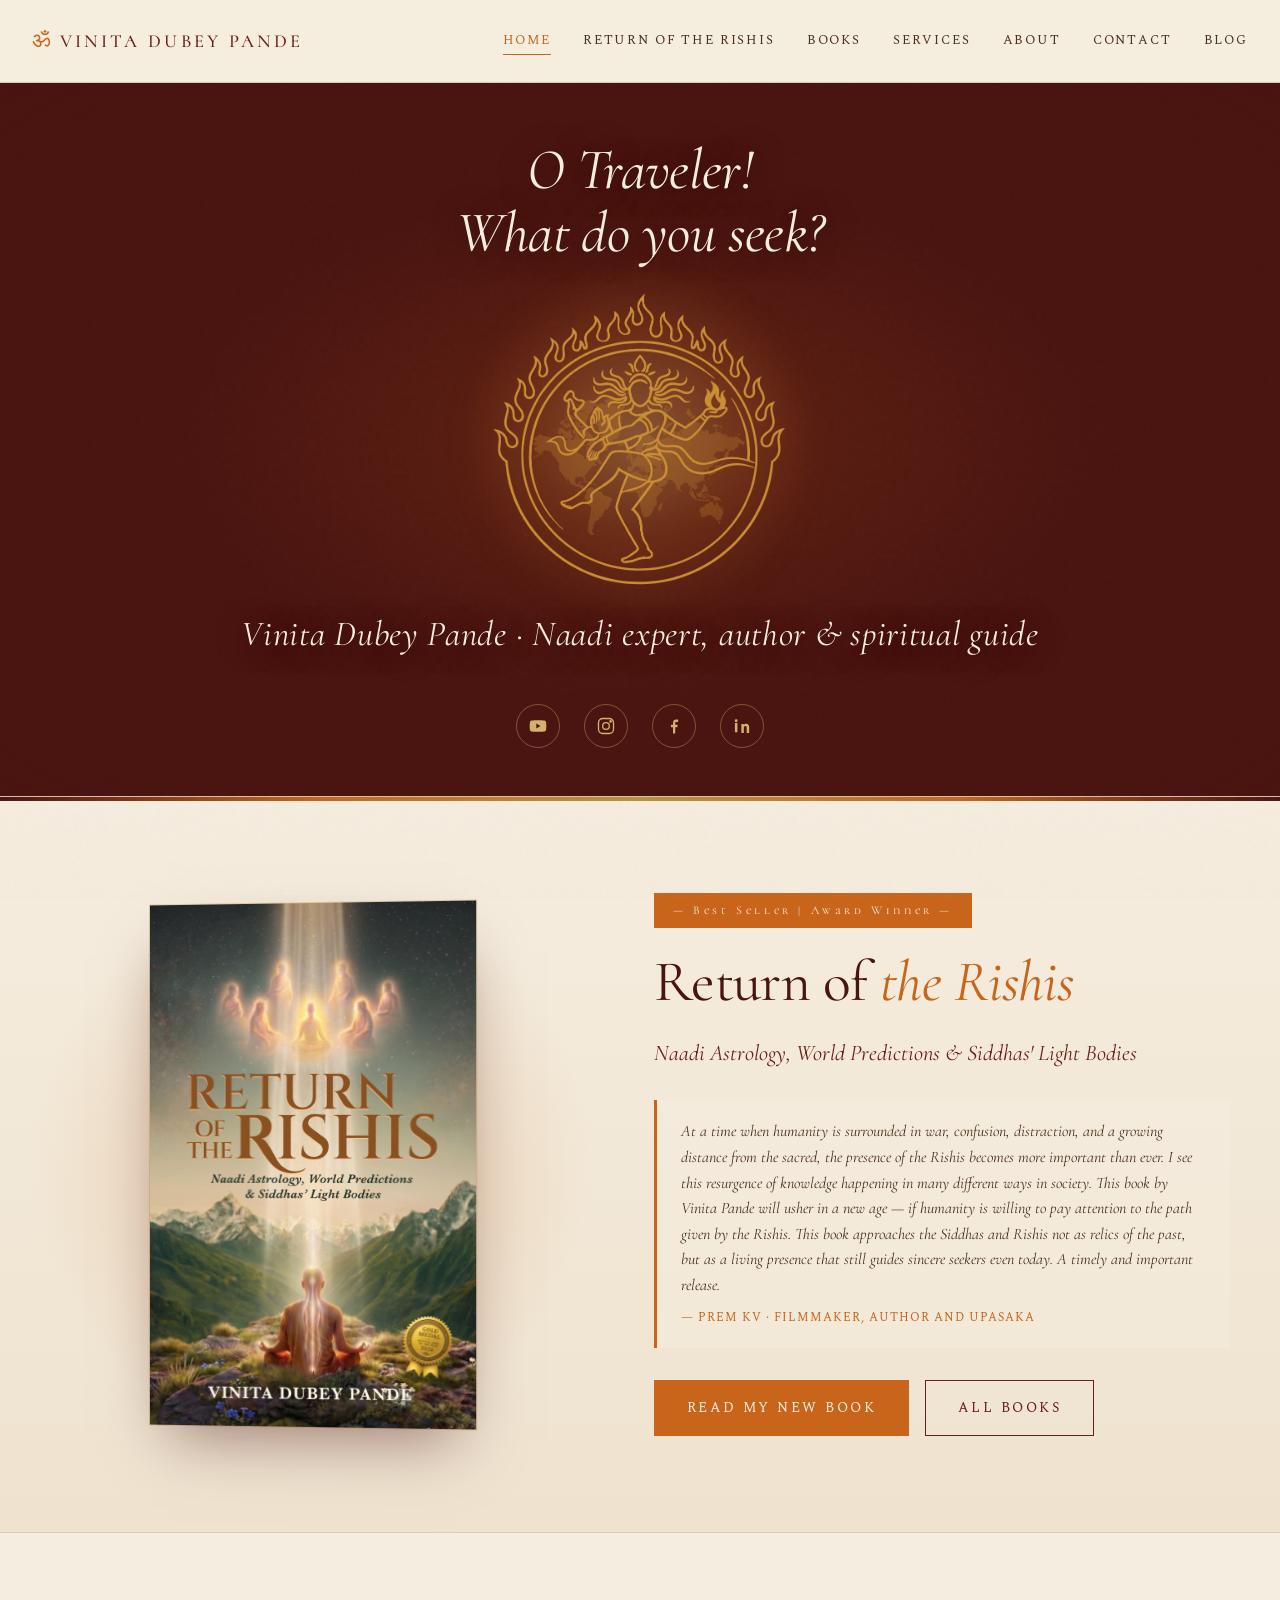
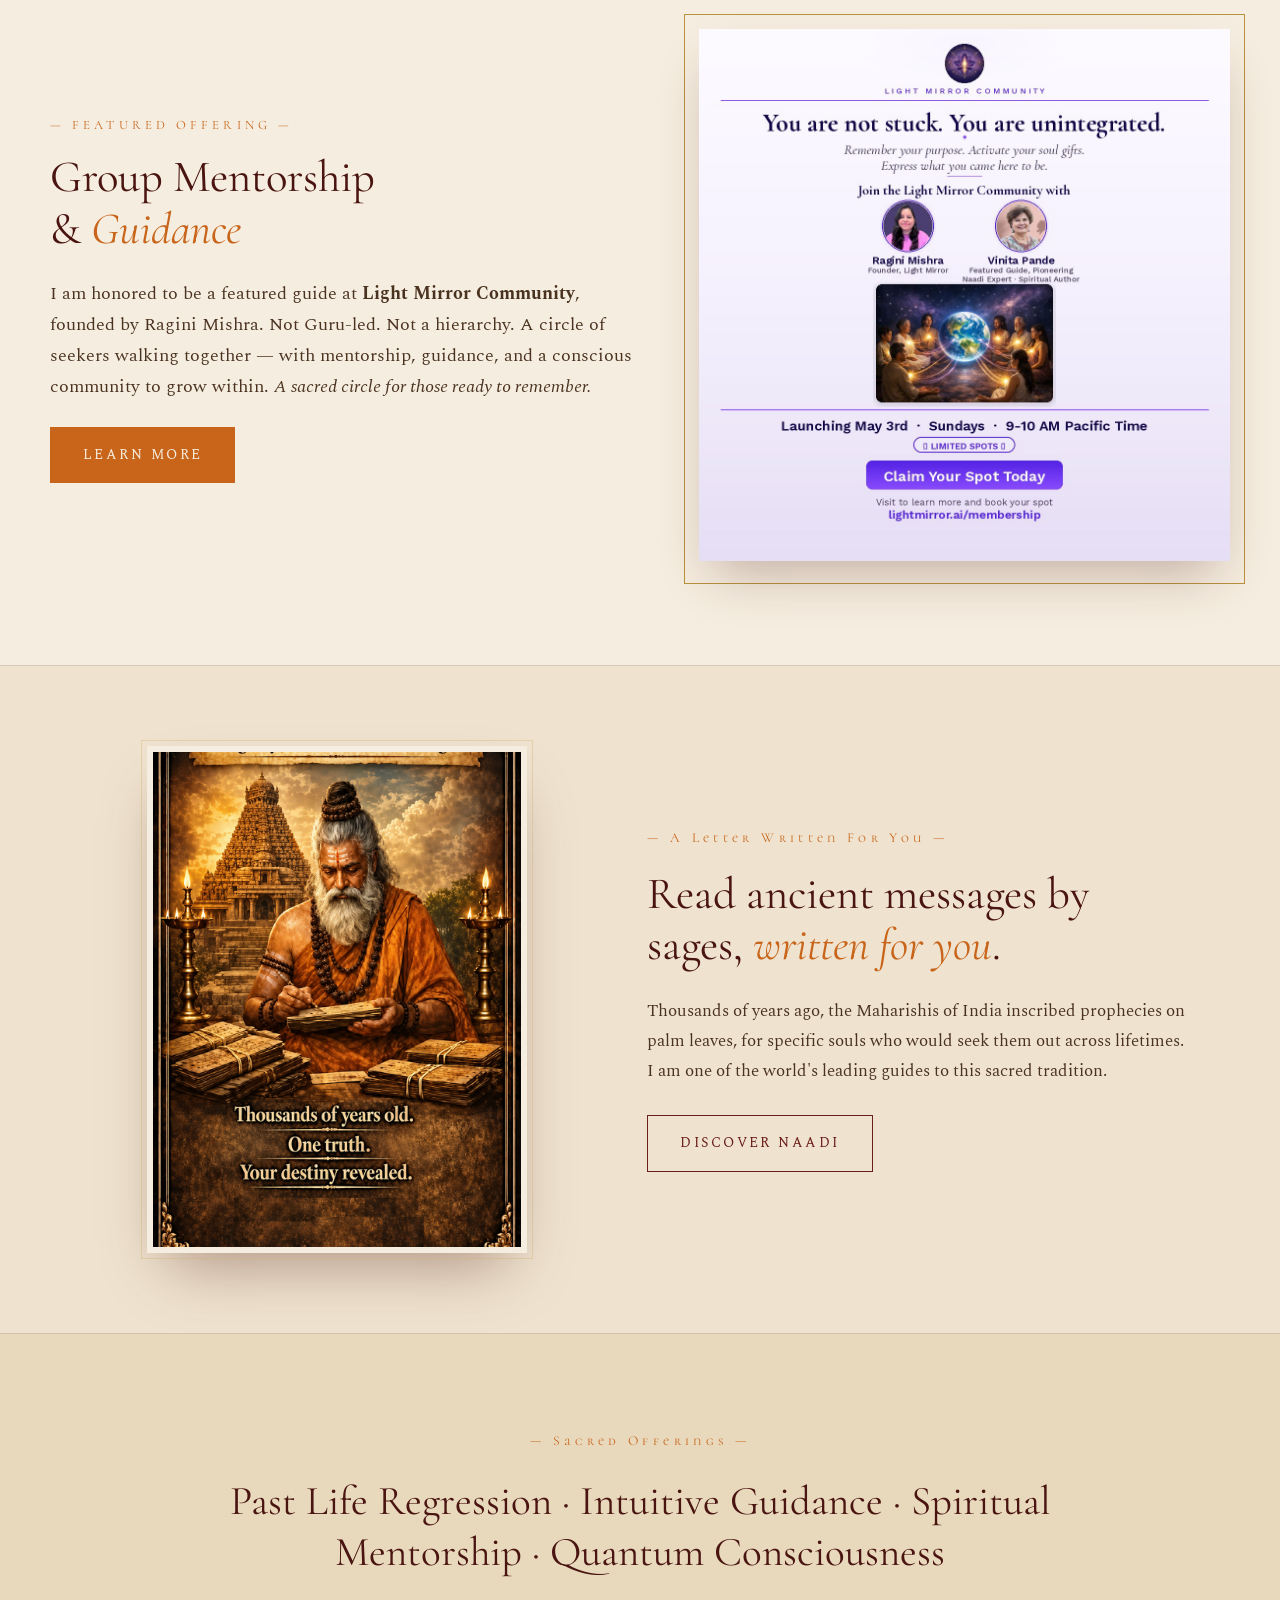
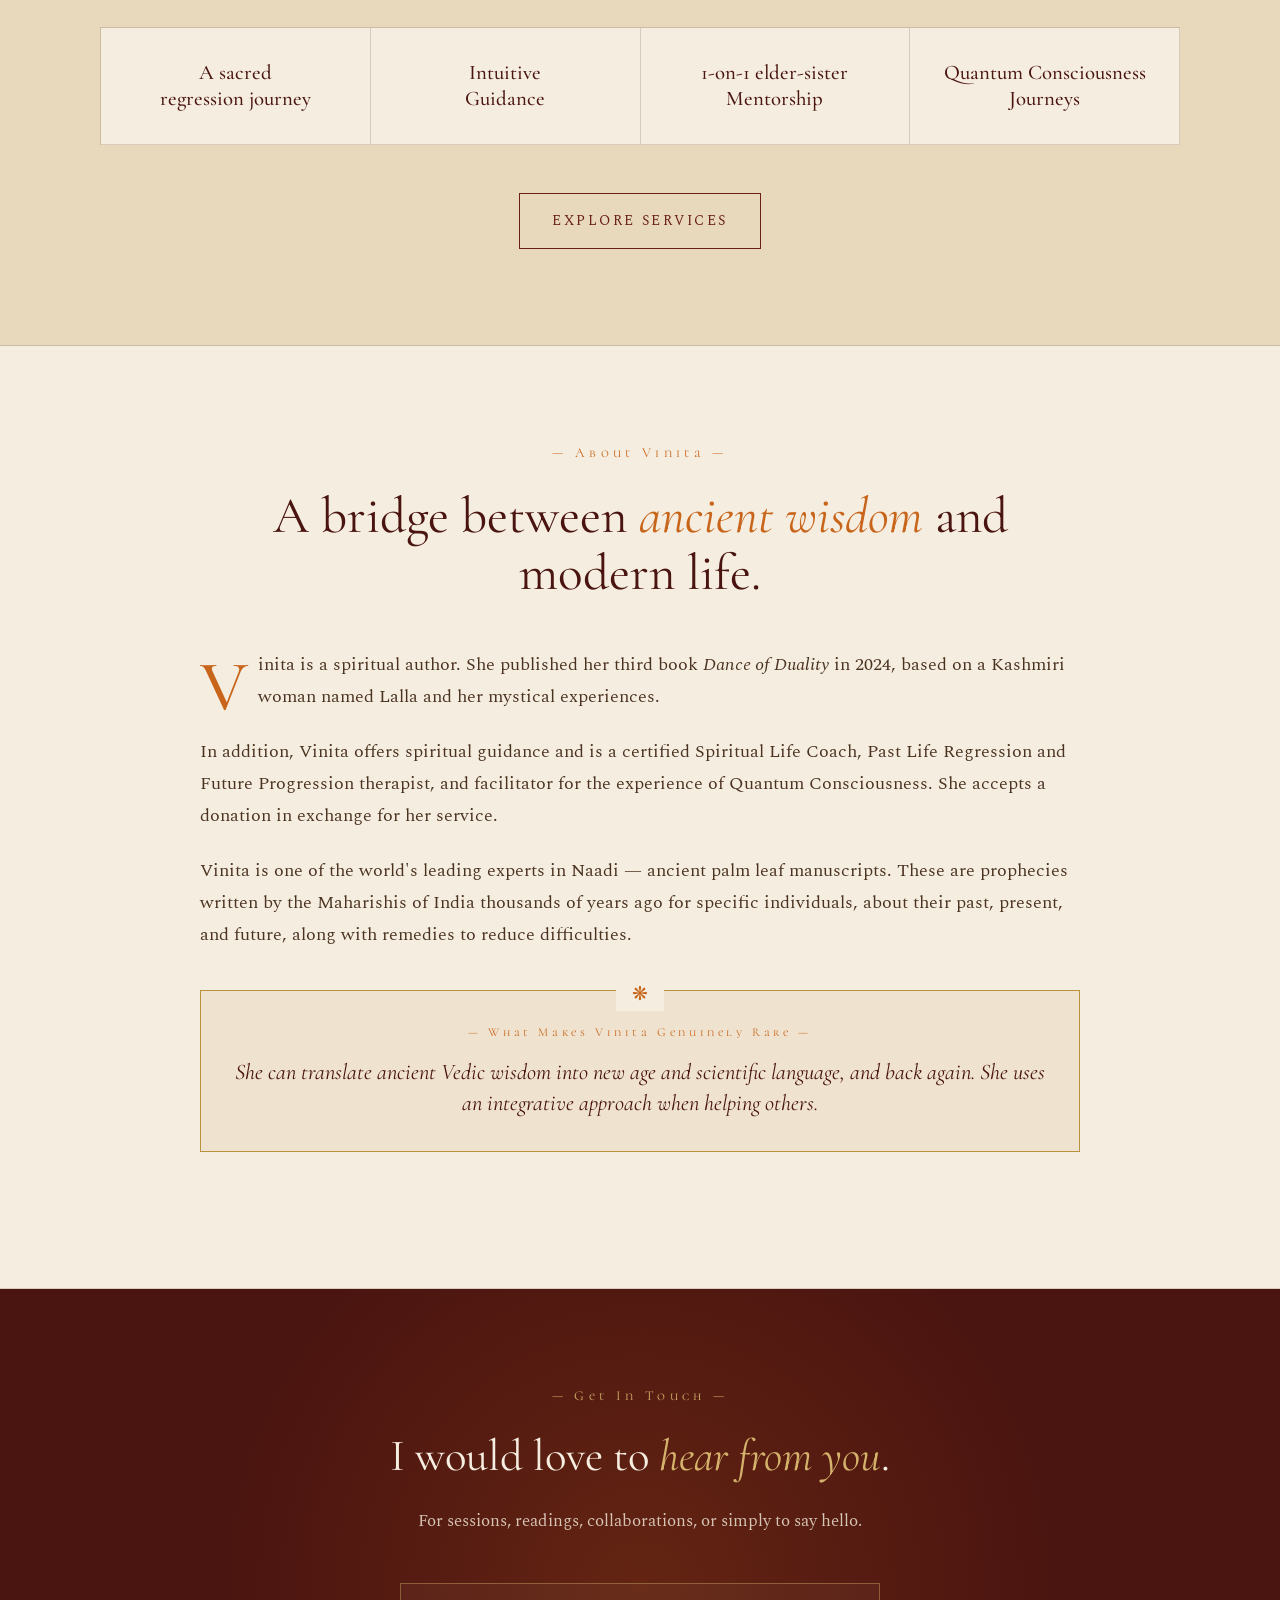
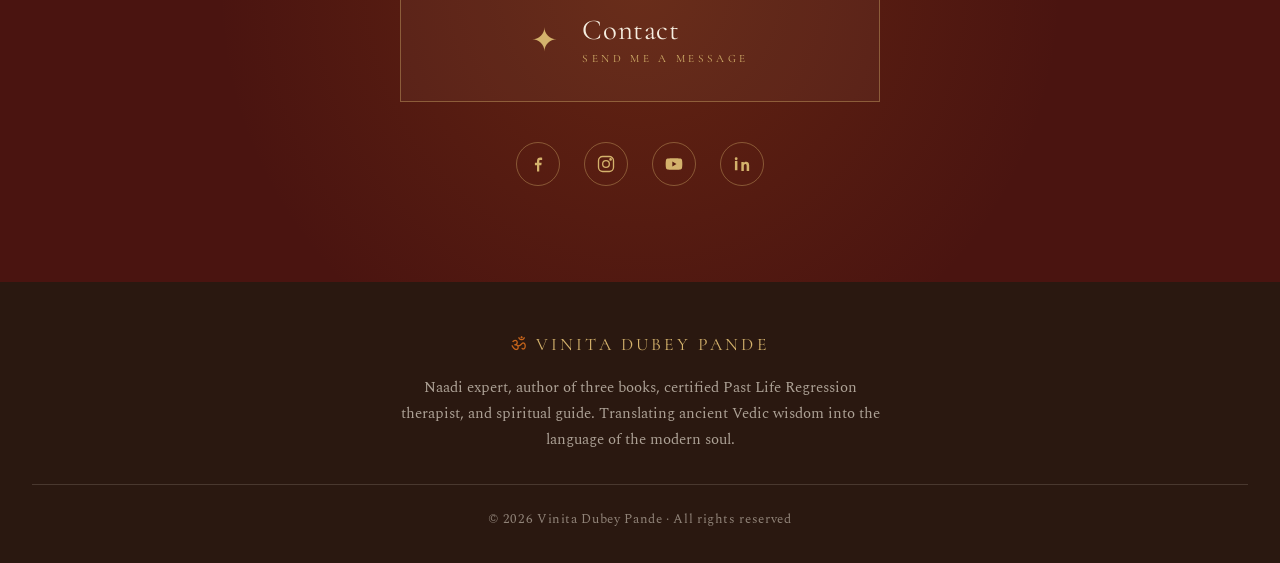
<file: index.html>
<!DOCTYPE html>
<html lang="en">
<head>
<meta charset="UTF-8">
<meta name="viewport" content="width=device-width, initial-scale=1.0">
<title>Vinita Dubey Pande — Naadi Expert, Author, Spiritual Guide</title>
<meta name="description" content="Vinita Pande is one of the world's leading experts in Naadi (ancient palm leaf manuscripts). Author of three books, certified Past Life Regression therapist, and spiritual guide.">
<meta property="og:type" content="website">
<meta property="og:title" content="Vinita Dubey Pande — Naadi Expert, Author, Spiritual Guide">
<meta property="og:description" content="One of the world's leading Naadi experts. Author, Past Life Regression therapist, and spiritual guide. Heal · Transform · Serve.">
<meta property="og:image" content="https://vinitapande.com/images/vinita-profile.png">
<meta property="og:url" content="https://vinitapande.com/">
<meta name="twitter:card" content="summary_large_image">
<link rel="preconnect" href="https://fonts.googleapis.com">
<link rel="preconnect" href="https://fonts.gstatic.com" crossorigin>
<link href="https://fonts.googleapis.com/css2?family=Cormorant+Garamond:ital,wght@0,300;0,400;0,500;0,600;0,700;1,300;1,400;1,500&family=Spectral:ital,wght@0,300;0,400;0,500;0,600;1,300;1,400&family=Cormorant+Unicase:wght@400;500;600&display=swap" rel="stylesheet">
<link rel="stylesheet" href="styles.css">
<style>
  /* Scoped — these classes don't collide with anything in styles.css */

  .preorder-notify {
    background: var(--cream);
    border: 1px solid var(--saffron);
    padding: 1.4rem 1.6rem 1.5rem;
    max-width: 460px;
    position: relative;
    margin: 0 0 2rem;
  }

  .preorder-notify-label {
    font-family: 'Cormorant Unicase', serif;
    font-size: 0.7rem;
    letter-spacing: 0.3em;
    color: var(--saffron);
    text-transform: uppercase;
    margin-bottom: 0.3rem;
  }

  .preorder-notify-date {
    font-family: 'Cormorant Garamond', serif;
    font-size: 1.25rem;
    font-style: italic;
    color: var(--burgundy-deep);
    margin-bottom: 1rem;
    line-height: 1.2;
  }

  .preorder-notify-date strong {
    font-style: normal;
    font-weight: 500;
  }

  .preorder-form {
    display: flex;
    gap: 0.5rem;
    flex-wrap: wrap;
  }

  .preorder-form input[type="email"] {
    flex: 1 1 220px;
    min-width: 0;
    padding: 0.85rem 1rem;
    font-family: 'Spectral', serif;
    font-size: 0.95rem;
    color: var(--ink);
    background: rgba(255, 255, 255, 0.6);
    border: 1px solid var(--line);
    border-radius: 0;
    outline: none;
    transition: border-color 0.25s ease, background 0.25s ease;
  }

  .preorder-form input[type="email"]::placeholder {
    color: var(--ink-soft);
    opacity: 0.55;
    font-style: italic;
  }

  .preorder-form input[type="email"]:focus {
    border-color: var(--saffron);
    background: #fff;
  }

  .preorder-form button {
    padding: 0.85rem 1.4rem;
    font-family: 'Spectral', serif;
    font-size: 0.78rem;
    letter-spacing: 0.18em;
    text-transform: uppercase;
    color: var(--cream);
    background: var(--saffron);
    border: 1px solid var(--saffron);
    cursor: pointer;
    transition: background 0.25s ease, border-color 0.25s ease;
    white-space: nowrap;
  }

  .preorder-form button:hover {
    background: var(--saffron-deep);
    border-color: var(--saffron-deep);
  }

  .preorder-form button:disabled {
    opacity: 0.6;
    cursor: wait;
  }

  .preorder-fineprint {
    font-family: 'Cormorant Garamond', serif;
    font-style: italic;
    font-size: 0.88rem;
    color: var(--ink-soft);
    margin-top: 0.8rem;
    opacity: 0.8;
  }

  /* Success + error states (swap-in) */
  .preorder-success,
  .preorder-error {
    display: none;
    font-family: 'Cormorant Garamond', serif;
    font-size: 1.05rem;
    line-height: 1.5;
    padding: 0.4rem 0 0.2rem;
  }
  .preorder-success {
    color: var(--burgundy-deep);
  }
  .preorder-success::before {
    content: '✦';
    color: var(--saffron);
    margin-right: 0.5rem;
  }
  .preorder-error {
    color: #8a2a1a;
    font-style: italic;
  }

  .preorder-notify.is-success .preorder-form,
  .preorder-notify.is-success .preorder-fineprint { display: none; }
  .preorder-notify.is-success .preorder-success    { display: block; }

  .preorder-notify.is-error .preorder-error        { display: block; }

  @media (max-width: 480px) {
    .preorder-form button { flex: 1 1 100%; }
  }
</style>
<link rel="alternate">
<link rel="icon" type="image/svg+xml" href="images/favicon.svg">
<script type="application/ld+json">
{
  "@context": "https://schema.org",
  "@type": "Person",
  "name": "Vinita Dubey Pande",
  "alternateName": "Vinita Pande",
  "url": "https://vinitapande.com",
  "image": "https://vinitapande.com/images/vinita-profile.png",
  "jobTitle": "Author, Naadi Expert, Spiritual Guide",
  "sameAs": [
    "https://www.youtube.com/@VinitaDubeyPande",
    "https://www.instagram.com/vinitapande/",
    "https://www.linkedin.com/in/vinitapande/",
    "https://www.facebook.com/profile.php?id=61558713665048"
  ]
}
</script>
</head>
<body>

<nav>
  <div class="nav-inner">
    <a href="index.html" class="logo"><span class="om">ॐ</span>VINITA DUBEY PANDE</a>
    <ul class="nav-links" id="navLinks">
      <li><a href="index.html" class="active">Home</a></li>
      <li><a href="return-of-the-rishis.html">Return of the Rishis</a></li>
      <li><a href="books.html">Books</a></li>
      <li><a href="services.html">Services</a></li>
      <li><a href="about.html">About</a></li>
      <li><a href="contact.html">Contact</a></li>
      <li><a href="https://vinitapande.blogspot.com/" target="_blank" rel="noopener" rel="me">Blog</a></li>
    </ul>
    <button class="mobile-toggle" onclick="document.getElementById('navLinks').classList.toggle('open')">☰</button>
  </div>
</nav>

<!-- HERO -->
<main id="content">
<header class="hero">
  <div class="hero-inner">
    <!-- <div class="hero-eyebrow">— ॐ Welcome ॐ —</div> -->
    <h1 class="hero-question">O Traveler!<br>What do you seek?</h1>

    <div class="hero-medallion">
      <img src="images/nataraja-clean.png" alt="Nataraja — The Cosmic Dancer">
    </div>

    <!-- HERO <div class="hero-divider"></div> -->

    <!-- <div class="hero-pillars">Heal <span>|</span> Transform <span>|</span> Serve</div> -->
    <div class="hero-evolving">Vinita Dubey Pande · Naadi expert, author & spiritual guide</div>
    <div class="social-row">
      <a href="https://www.youtube.com/@VinitaDubeyPande" target="_blank" rel="noopener" class="social-link" title="YouTube" aria-label="YouTube">
        <svg viewBox="0 0 24 24" fill="currentColor"><path d="M21.6 7.2c-.2-.9-.9-1.6-1.8-1.8C18.2 5 12 5 12 5s-6.2 0-7.8.4c-.9.2-1.6.9-1.8 1.8C2 8.8 2 12 2 12s0 3.2.4 4.8c.2.9.9 1.6 1.8 1.8 1.6.4 7.8.4 7.8.4s6.2 0 7.8-.4c.9-.2 1.6-.9 1.8-1.8.4-1.6.4-4.8.4-4.8s0-3.2-.4-4.8zM10 15V9l5 3-5 3z"/></svg>
      </a>
      <a href="https://www.instagram.com/vinitapande/" target="_blank" rel="noopener" class="social-link" title="Instagram" aria-label="Instagram">
        <svg viewBox="0 0 24 24" fill="none" stroke="currentColor" stroke-width="1.6"><rect x="3" y="3" width="18" height="18" rx="5"/><circle cx="12" cy="12" r="4"/><circle cx="17.5" cy="6.5" r="0.8" fill="currentColor"/></svg>
      </a>
      <a href="https://www.facebook.com/profile.php?id=61558713665048" target="_blank" rel="noopener" class="social-link" title="Facebook" aria-label="Facebook">
        <svg viewBox="0 0 24 24" fill="currentColor"><path d="M13.5 21v-7.5h2.5l.4-3h-2.9V8.6c0-.9.2-1.5 1.5-1.5H17V4.4c-.3 0-1.2-.1-2.3-.1-2.3 0-3.9 1.4-3.9 4v2.2H8.3v3h2.5V21h2.7z"/></svg>
      </a>
      <a href="https://www.linkedin.com/in/vinitapande/" target="_blank" rel="noopener" class="social-link" title="LinkedIn" aria-label="LinkedIn">
        <svg viewBox="0 0 24 24" fill="currentColor"><path d="M6.5 8.5h-3v11h3v-11zM5 4a1.7 1.7 0 100 3.4A1.7 1.7 0 005 4zm15.5 9.2c0-2.7-1.7-3.9-3.4-3.9-1.5 0-2.4.6-2.9 1.4v-1.2h-3v11h3v-5.8c0-1.5.4-2.7 1.9-2.7s1.5 1.4 1.5 2.6v5.9h3v-7.3z"/></svg>
      </a>
    </div>
  </div>
</header>

<!-- MODULE 1 — RETURN OF THE RISHIS -->
<section class="rishis-launch">
  <div class="rishis-inner">
    <div class="rishis-book">
      <img src="images/return-of-the-rishis.jpg" alt="Return of the Rishis — Book by Vinita Dubey Pande">
    </div>
    <div class="rishis-content">
      <div class="rishis-launch-tag">— Best Seller | Award Winner —</div>
  <!--     <div class="rishis-eyebrow">— New Book on Sale! —</div> -->
      <h2 class="rishis-title">Return of <em>the Rishis</em></h2>
      <p class="rishis-subtitle">Naadi Astrology, World Predictions & Siddhas' Light Bodies</p>
  <!--        <p class="rishis-description"><em>A scientist's mind meets a five-thousand-year-old palm leaf — and nothing is the same again.</em></p> -->

      <div class="rishis-endorsements">
        <div class="rishis-endorsement">
          <p class="rishis-endorsement-text">At a time when humanity is surrounded in war, confusion, distraction, and a growing distance from the sacred, the presence of the Rishis becomes more important than ever. I see this resurgence of knowledge happening in many different ways in society. This book by Vinita Pande will usher in a new age — if humanity is willing to pay attention to the path given by the Rishis. This book approaches the Siddhas and Rishis not as relics of the past, but as a living presence that still guides sincere seekers even today. A timely and important release.</p>
          <p class="rishis-endorsement-attr">— Prem KV · Filmmaker, author and Upasaka</p>
        </div>
      </div>

      <div class="rishis-buttons">
        <a href="return-of-the-rishis.html" class="btn btn-primary">Read My New Book</a>
        <a href="books.html" class="btn">All Books</a>
      </div>
      
  <!-- Remove pre-order form
  <div class="preorder-notify" id="preorderNotify">
  <div class="preorder-notify-label"> Pre-order eBook Now · Paperback June 20 </div>
  <div class="preorder-notify-date">
    <em>Pre-orders are open! Be the first to get it.</em>
  </div>

  <form class="preorder-form"
        action="https://formspree.io/f/xqenjkyd"
        method="POST"
        novalidate>
    <input type="email"
           name="email"
           placeholder="your@email.com"
           required
           autocomplete="email"
           aria-label="Email address">

    <input type="text" name="_gotcha" tabindex="-1" autocomplete="off"
           style="position:absolute;left:-9999px;width:1px;height:1px;opacity:0;">

    <input type="hidden" name="source" value="return-of-the-rishis">
    <input type="hidden" name="_subject" value="Pre-order notify — Return of the Rishis">

    <button type="submit">Notify me</button>
  </form>

  <div class="preorder-fineprint">
    No newsletter, no spam. One email when pre-orders open.
  </div>

  <div class="preorder-success">
    Thank you. You'll hear from me the moment pre-orders open.
  </div>
  <div class="preorder-error">
    Something went wrong — please try again, or write to me directly.
  </div>
 </div>
 remove pre-order form -->
    </div>
  </div>
</section>

<!-- MODULE 2 — LIGHT MIRROR FEATURED GUIDE -->
<section class="mirror-section">
  <div class="mirror-inner">
    <div class="mirror-content">
      <div class="mirror-eyebrow">— Featured Offering —</div>
      <!-- <h2 class="mirror-title">Group Mentorship<br>&amp; <em>Guidance</em></h2> -->
      <h2 class="naadi-title">Group Mentorship<br>&amp; <em>Guidance</em></h2>
      <!-- <p class="mirror-subtitle">A sacred circle for those ready to remember.</p> -->

      <p class="mirror-intro">I am honored to be a featured guide at <strong>Light Mirror Community</strong>, founded by Ragini Mishra. Not Guru-led. Not a hierarchy. A circle of seekers walking together — with mentorship, guidance, and a conscious community to grow within. <em>A sacred circle for those ready to remember.</em></p>

      <a href="https://lightmirror.ai/membership" target="_blank" rel="noopener" class="btn btn-primary">Learn More</a>
    </div>
    <div class="mirror-image-wrap">
      <img src="images/lightmirror-community.png" alt="Light Mirror Community — Featuring Ragini Mishra and Vinita Pande">
    </div>
  </div>
</section>

<!-- NAADI -->
<section class="naadi-section">
  <div class="naadi-inner">
    <div class="naadi-grid">
      <div class="naadi-image-wrap">
        <img src="images/agastya-palm-leaf.png" alt="Agastya Palm Leaf Reading">
      </div>
      <div class="naadi-content">
        <div class="naadi-eyebrow">— A Letter Written For You —</div>
        <h2 class="naadi-title">Read ancient messages by sages, <em>written for you</em>.</h2>
        <p>Thousands of years ago, the Maharishis of India inscribed prophecies on palm leaves, for specific souls who would seek them out across lifetimes. I am one of the world's leading guides to this sacred tradition.</p>
        <a href="return-of-the-rishis.html" class="btn">Discover Naadi</a>
      </div>
    </div>
  </div>
</section>

<!-- SERVICES -->
<section class="services-section">
  <div class="services-inner">
    <div class="services-eyebrow">— Sacred Offerings —</div>
    <h2 class="services-title">Past Life Regression · Intuitive Guidance · Spiritual Mentorship · Quantum Consciousness</h2>
    <div class="services-grid">
      <div class="service-pill"><h3>A sacred<br>regression journey</h3></div>
      <div class="service-pill"><h3>Intuitive<br>Guidance</h3></div>
      <div class="service-pill"><h3>1-on-1 elder-sister<br>Mentorship</h3></div>
      <div class="service-pill"><h3>Quantum Consciousness <br>Journeys</h3></div>
    </div>
    <a href="services.html" class="btn">Explore Services</a>
  </div>
</section>

<!-- ABOUT -->
<section class="about-section">
  <div class="about-inner">
    <div class="about-eyebrow">— About Vinita —</div>
    <h2 class="about-title">A bridge between <em>ancient wisdom</em> and modern life.</h2>
    <div class="about-text">
      <p>Vinita is a spiritual author. She published her third book <em>Dance of Duality</em> in 2024, based on a Kashmiri woman named Lalla and her mystical experiences.</p>
      <p>In addition, Vinita offers spiritual guidance and is a certified Spiritual Life Coach, Past Life Regression and Future Progression therapist, and facilitator for the experience of Quantum Consciousness. She accepts a donation in exchange for her service.</p>
      <p>Vinita is one of the world's leading experts in Naadi — ancient palm leaf manuscripts. These are prophecies written by the Maharishis of India thousands of years ago for specific individuals, about their past, present, and future, along with remedies to reduce difficulties.</p>
      <div class="about-rare">
        <div class="about-rare-label">— What Makes Vinita Genuinely Rare —</div>
        <div class="about-rare-text">She can translate ancient Vedic wisdom into new age and scientific language, and back again. She uses an integrative approach when helping others.</div>
      </div>
    </div>
  </div>
</section>

<!-- BOOKING / CONTACT CTA -->
<section class="booking-section">
  <div class="booking-inner">
    <div class="booking-eyebrow">— Get In Touch —</div>
    <h2 class="booking-title">I would love to <em>hear from you</em>.</h2>
    <p class="booking-lead">For sessions, readings, collaborations, or simply to say hello.</p>

    <div class="contact-cta-wrap">
      <!-- Replace the href below with your Google Form link after creating it -->
      <a href="contact.html" class="contact-cta-btn">
        <span class="contact-cta-icon">✦</span>
        <span class="contact-cta-text">
          <span class="contact-cta-label">Contact</span>
          <span class="contact-cta-sub">Send me a message</span>
        </span>
      </a>
    </div>

    <div class="social-row">
      <a href="https://www.facebook.com/profile.php?id=61558713665048" target="_blank" rel="noopener" class="social-link" title="Facebook" aria-label="Facebook">
        <svg viewBox="0 0 24 24" fill="currentColor"><path d="M13.5 21v-7.5h2.5l.4-3h-2.9V8.6c0-.9.2-1.5 1.5-1.5H17V4.4c-.3 0-1.2-.1-2.3-.1-2.3 0-3.9 1.4-3.9 4v2.2H8.3v3h2.5V21h2.7z"/></svg>
      </a>
      <a href="https://www.instagram.com/vinitapande/" target="_blank" rel="noopener" class="social-link" title="Instagram" aria-label="Instagram">
        <svg viewBox="0 0 24 24" fill="none" stroke="currentColor" stroke-width="1.6"><rect x="3" y="3" width="18" height="18" rx="5"/><circle cx="12" cy="12" r="4"/><circle cx="17.5" cy="6.5" r="0.8" fill="currentColor"/></svg>
      </a>
      <a href="https://www.youtube.com/@VinitaDubeyPande" target="_blank" rel="noopener" class="social-link" title="YouTube" aria-label="YouTube">
        <svg viewBox="0 0 24 24" fill="currentColor"><path d="M21.6 7.2c-.2-.9-.9-1.6-1.8-1.8C18.2 5 12 5 12 5s-6.2 0-7.8.4c-.9.2-1.6.9-1.8 1.8C2 8.8 2 12 2 12s0 3.2.4 4.8c.2.9.9 1.6 1.8 1.8 1.6.4 7.8.4 7.8.4s6.2 0 7.8-.4c.9-.2 1.6-.9 1.8-1.8.4-1.6.4-4.8.4-4.8s0-3.2-.4-4.8zM10 15V9l5 3-5 3z"/></svg>
      </a>
      <a href="https://www.linkedin.com/in/vinitapande/" target="_blank" rel="noopener" class="social-link" title="LinkedIn" aria-label="LinkedIn">
        <svg viewBox="0 0 24 24" fill="currentColor"><path d="M6.5 8.5h-3v11h3v-11zM5 4a1.7 1.7 0 100 3.4A1.7 1.7 0 005 4zm15.5 9.2c0-2.7-1.7-3.9-3.4-3.9-1.5 0-2.4.6-2.9 1.4v-1.2h-3v11h3v-5.8c0-1.5.4-2.7 1.9-2.7s1.5 1.4 1.5 2.6v5.9h3v-7.3z"/></svg>
      </a>
    </div>
  </div>
</section>

<footer>
  <div class="footer-brand"><span class="om">ॐ</span>VINITA DUBEY PANDE</div>
  <p class="footer-tag">Naadi expert, author of three books, certified Past Life Regression therapist, and spiritual guide. Translating ancient Vedic wisdom into the language of the modern soul.</p>
  <div class="footer-bottom">© 2026 Vinita Dubey Pande · All rights reserved</div>
</footer>
</main>

<button class="mobile-toggle"
        aria-expanded="false"
        aria-controls="navLinks"
        aria-label="Open menu">☰</button>

<script>
  const observer = new IntersectionObserver((entries) => {
    entries.forEach(entry => { if (entry.isIntersecting) entry.target.classList.add('visible'); });
  }, { threshold: 0.15 });
  document.querySelectorAll('section, .hero-inner, .motto-strip').forEach(el => {
    el.classList.add('reveal');
    observer.observe(el);
  });
</script>

<script>
  (function () {
    const wrap = document.getElementById('preorderNotify');
    if (!wrap) return;
    const form = wrap.querySelector('.preorder-form');
    const btn  = form.querySelector('button');

    form.addEventListener('submit', async (e) => {
      e.preventDefault();
      wrap.classList.remove('is-error');
      btn.disabled = true;
      btn.textContent = 'Sending…';

      try {
        const res = await fetch(form.action, {
          method: 'POST',
          body: new FormData(form),
          headers: { 'Accept': 'application/json' }
        });
        if (res.ok) {
          wrap.classList.add('is-success');
        } else {
          throw new Error('bad response');
        }
      } catch (err) {
        wrap.classList.add('is-error');
        btn.disabled = false;
        btn.textContent = 'Notify me';
      }
    });
  })();
</script>

</body>
</html>
</file>
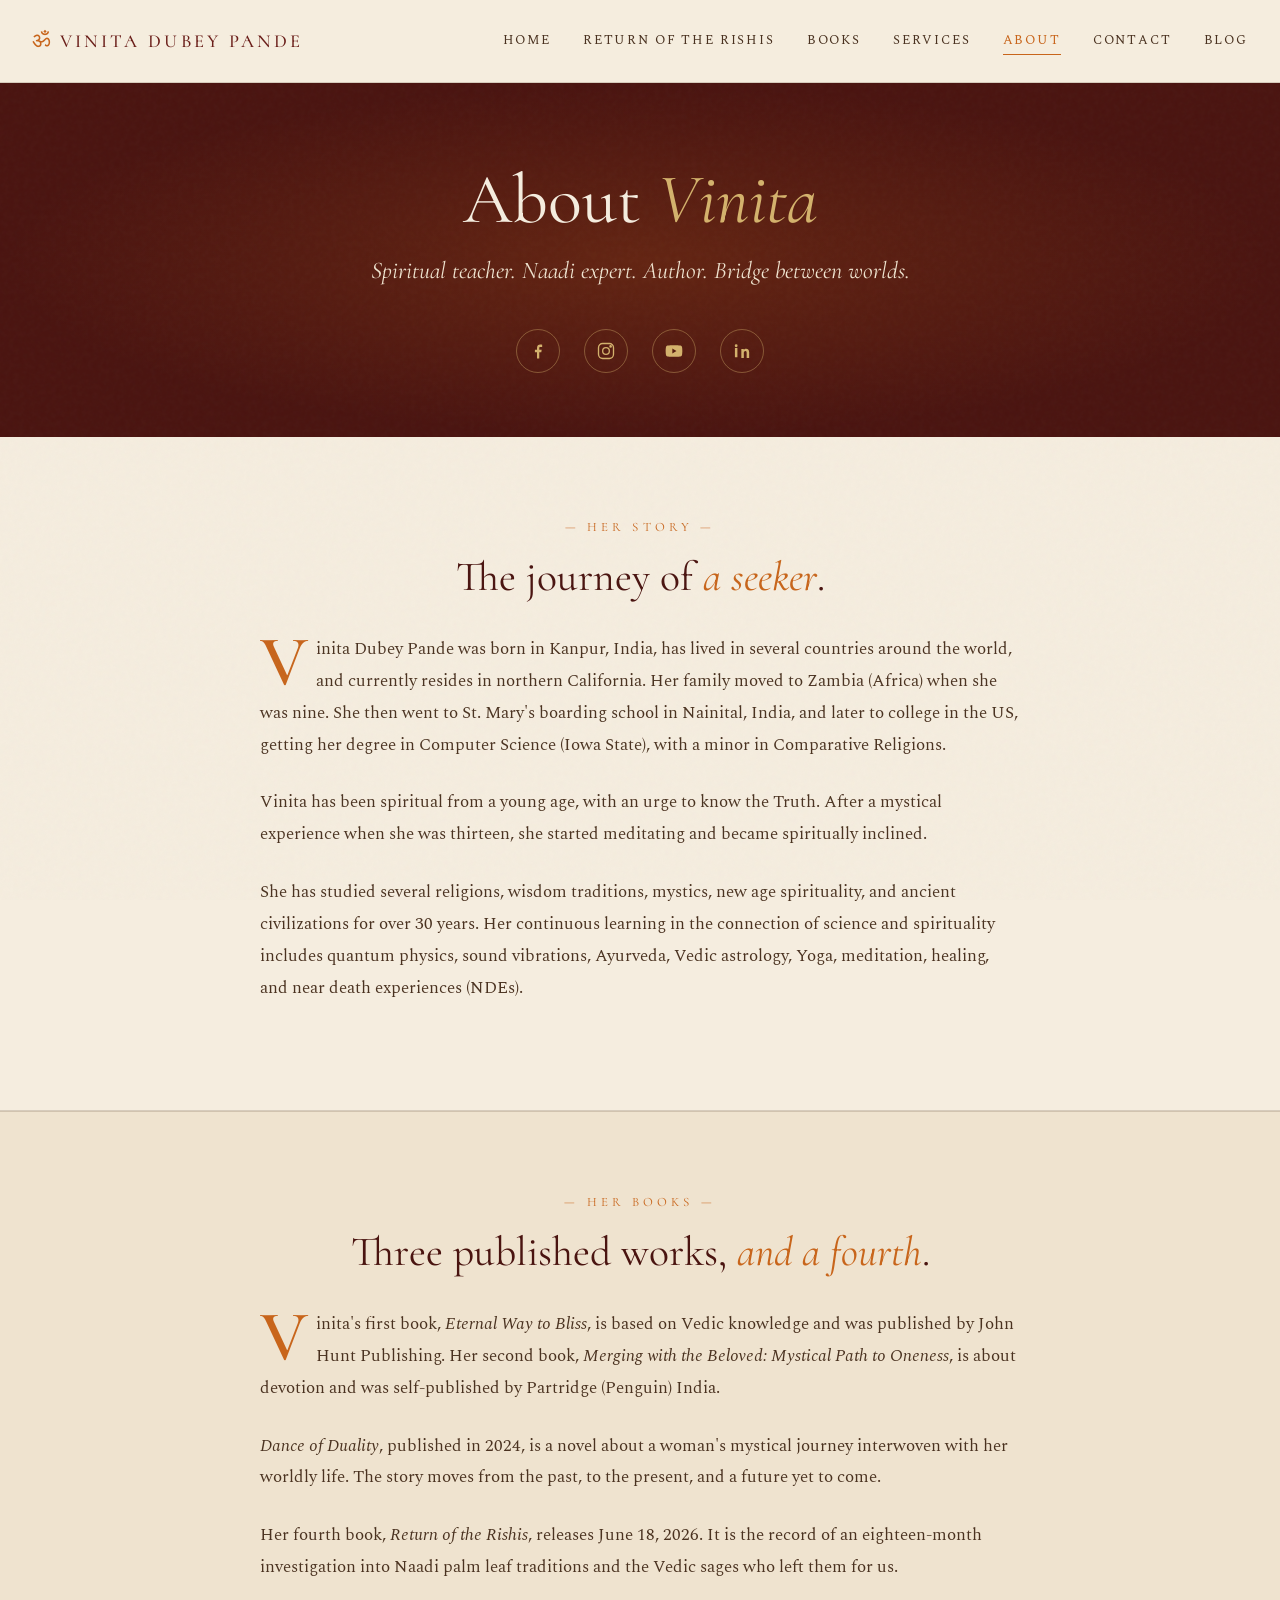
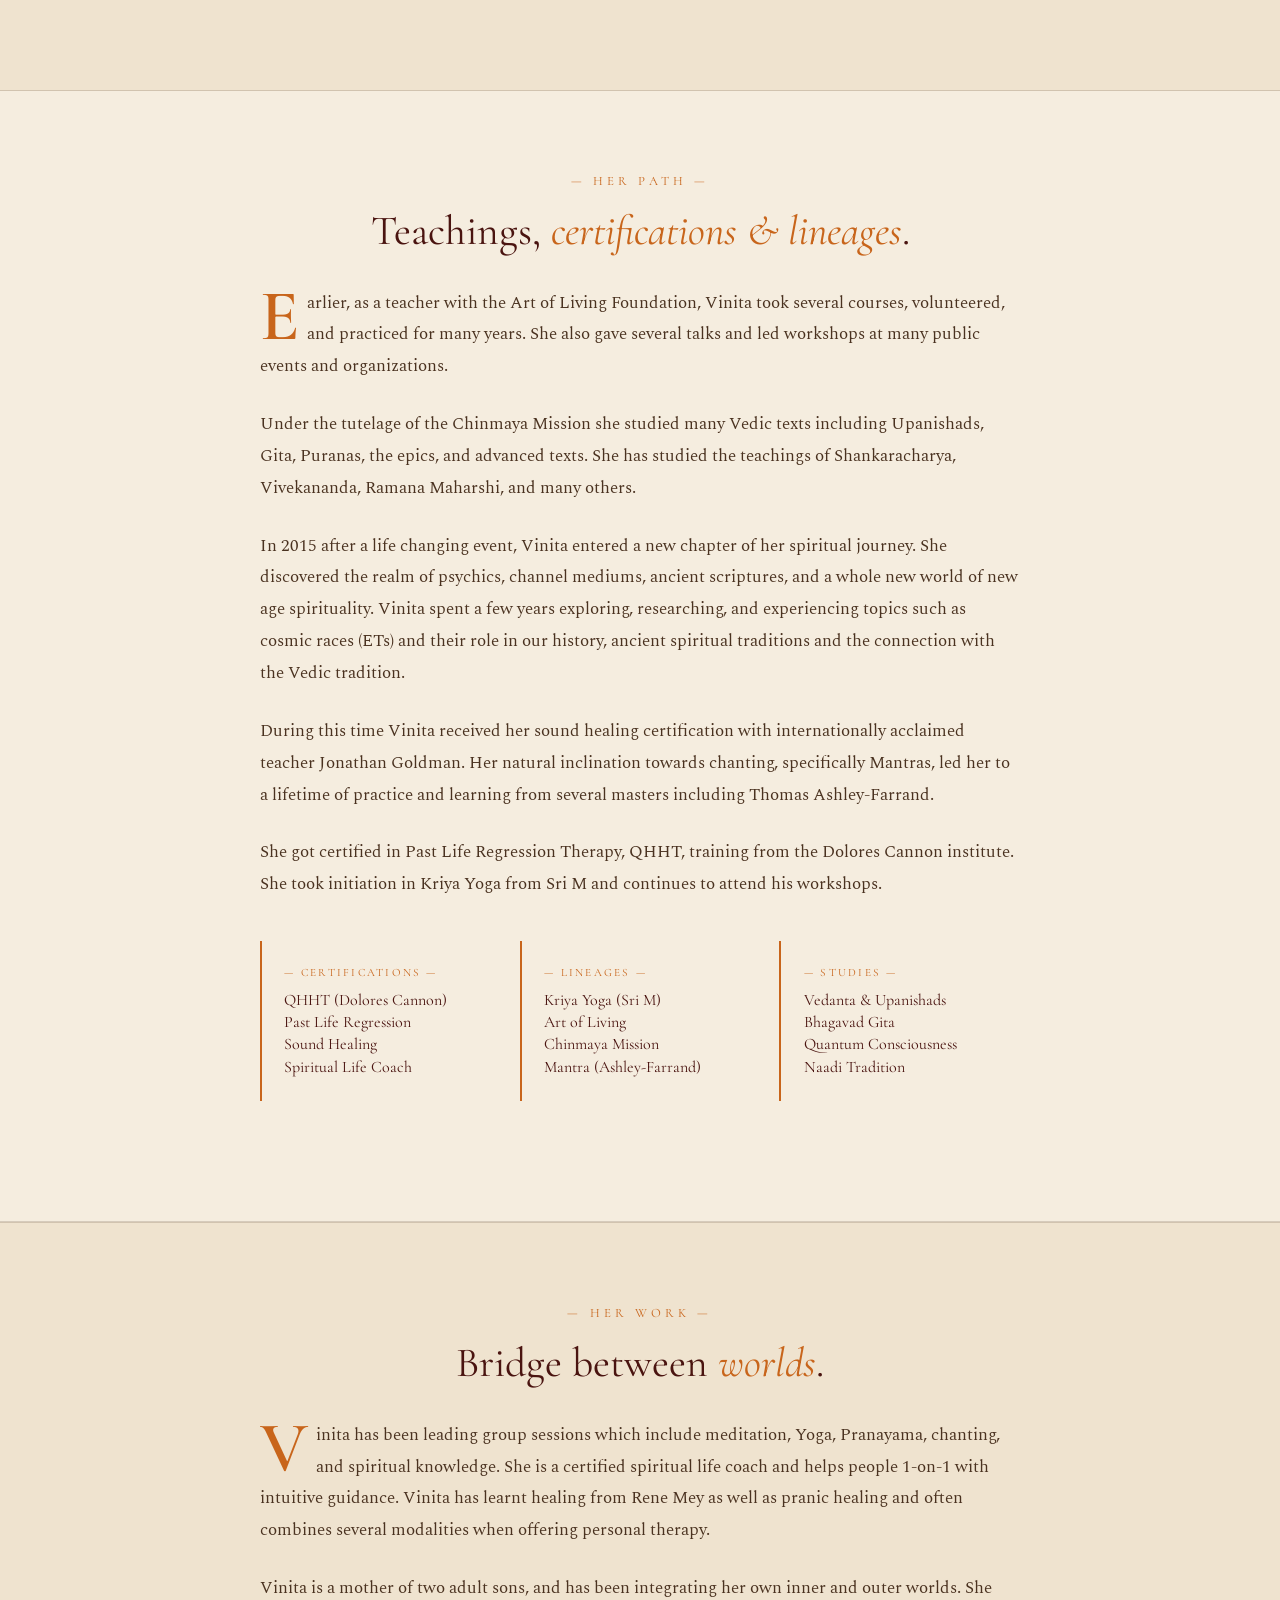
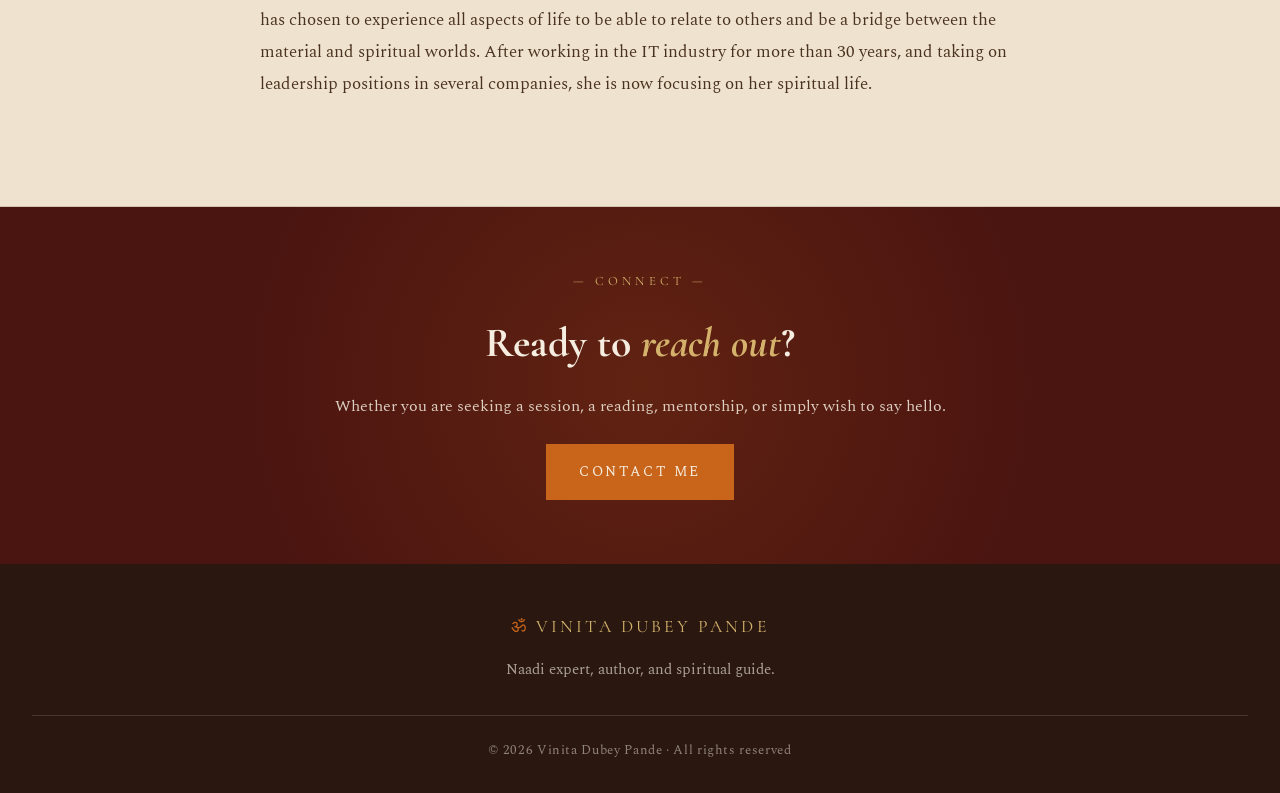
<file: about.html>
<!DOCTYPE html>
<html lang="en">
<head>
<meta charset="UTF-8">
<meta name="viewport" content="width=device-width, initial-scale=1.0">
<title>About — Vinita Dubey Pande</title>
<meta name="description" content="About Vinita Dubey Pande: spiritual teacher, Naadi expert, author, and certified spiritual life coach.">
<meta property="og:type" content="website">
<meta property="og:title" content="About Vinita Dubey Pande — Spiritual Teacher & Naadi Expert">
<meta property="og:description" content="Spiritual teacher, Naadi expert, author of four books, and certified spiritual life coach. A bridge between ancient wisdom and modern life.">
<meta property="og:image" content="https://vinitapande.com/images/vinita-profile.png">
<meta property="og:url" content="https://vinitapande.com/about.html">
<meta name="twitter:card" content="summary_large_image">
<link rel="preconnect" href="https://fonts.googleapis.com">
<link rel="alternate">
<link rel="preconnect" href="https://fonts.gstatic.com" crossorigin>
<link href="https://fonts.googleapis.com/css2?family=Cormorant+Garamond:ital,wght@0,300;0,400;0,500;0,600;0,700;1,300;1,400;1,500&family=Spectral:ital,wght@0,300;0,400;0,500;0,600;1,300;1,400&family=Cormorant+Unicase:wght@400;500;600&display=swap" rel="stylesheet">
<link rel="stylesheet" href="styles.css">
<style>
  .page-hero { background: var(--burgundy-deep); color: var(--cream); padding: 5rem 2rem 4rem; text-align: center; position: relative; overflow: hidden; }
  .page-hero::before { content: ''; position: absolute; inset: 0; background: radial-gradient(ellipse at center, rgba(200, 101, 27, 0.2), transparent 70%); }
  .page-hero-inner { position: relative; max-width: 880px; margin: 0 auto; }
  .page-hero h1 { font-family: 'Cormorant Garamond', serif; font-size: clamp(2.8rem, 5.5vw, 4.5rem); font-weight: 400; line-height: 1.05; color: var(--cream); margin-bottom: 1rem; }
  .page-hero h1 em { color: var(--gold-light); font-style: italic; }
  .page-hero-subtitle { font-family: 'Cormorant Garamond', serif; font-style: italic; font-size: clamp(1.2rem, 2vw, 1.5rem); color: var(--cream-warm); max-width: 640px; margin: 0 auto; line-height: 1.5; }

  .about-section { padding: 5rem 2rem; }
  .about-section.alt-bg { background: var(--cream-warm); border-top: 1px solid var(--line); border-bottom: 1px solid var(--line); }
  .about-inner { max-width: 760px; margin: 0 auto; }
  .about-eyebrow { font-family: 'Cormorant Unicase', serif; font-size: 0.8rem; letter-spacing: 0.32em; color: var(--saffron); margin-bottom: 1rem; text-transform: uppercase; text-align: center; }
  .about-section h2 { font-family: 'Cormorant Garamond', serif; font-size: clamp(2rem, 3.6vw, 2.6rem); font-weight: 400; line-height: 1.15; color: var(--burgundy-deep); margin-bottom: 2rem; text-align: center; }
  .about-section h2 em { font-style: italic; color: var(--saffron); }
  .about-section p { font-size: 1.08rem; line-height: 1.85; color: var(--ink-soft); margin-bottom: 1.6rem; }
/*  .about-section p:first-of-type::first-letter { font-family: 'Cormorant Garamond', serif; font-size: 4rem; font-weight: 500; float: left; line-height: 1; padding: 0.4rem 0.6rem 0 0; color: var(--saffron); } */
  .about-section p:first-of-type::first-letter {
  font-family: 'Cormorant Garamond', serif;
  font-weight: 600;
  font-size: 4.5rem;
  line-height: 0.78;
  float: left;
  margin: 0 0.5rem 0 0;
  color: var(--saffron);
}

  .credentials-grid { display: grid; grid-template-columns: repeat(auto-fit, minmax(200px, 1fr)); gap: 1.2rem; margin: 2.5rem 0; }
  .credential-card { background: var(--cream); padding: 1.4rem; border-left: 2px solid var(--saffron); }
  .credential-label { font-family: 'Cormorant Unicase', serif; font-size: 0.7rem; letter-spacing: 0.2em; color: var(--saffron); text-transform: uppercase; margin-bottom: 0.4rem; }
  .credential-text { font-family: 'Cormorant Garamond', serif; font-size: 1rem; color: var(--burgundy-deep); line-height: 1.4; }

  .contact-cta-block { background: var(--burgundy-deep); color: var(--cream); padding: 4rem 2rem; text-align: center; position: relative; overflow: hidden; }
  .contact-cta-block::before { content: ''; position: absolute; inset: 0; background: radial-gradient(circle at 50% 50%, rgba(200, 101, 27, 0.18), transparent 60%); }
  .contact-cta-block-inner { position: relative; max-width: 720px; margin: 0 auto; }
  .contact-cta-block h2 { font-family: 'Cormorant Garamond', serif; font-size: clamp(2rem, 3.6vw, 2.6rem); color: var(--cream); margin-bottom: 1rem; }
  .contact-cta-block h2 em { font-style: italic; color: var(--gold-light); }
  .contact-cta-block p { color: rgba(245, 237, 223, 0.85); margin-bottom: 1.5rem; }

  @media (max-width: 768px) {
    .page-hero, .about-section, .contact-cta-block { padding: 4rem 1.5rem; }
  } 
  @media (max-width: 600px) {
  .about-section p:first-of-type::first-letter {
    font-size: 2.4rem;
    float: none;
    display: inline;
    margin: 0;
    padding: 0 0.15rem 0 0;
    line-height: 1;
    vertical-align: -0.1em;
  }
}
</style>
<link rel="icon" type="image/svg+xml" href="images/favicon.svg">
</head>
<body>

<nav>
  <div class="nav-inner">
    <a href="index.html" class="logo"><span class="om">ॐ</span>VINITA DUBEY PANDE</a>
    <ul class="nav-links" id="navLinks">
      <li><a href="index.html">Home</a></li>
      <li><a href="return-of-the-rishis.html">Return of the Rishis</a></li>
      <li><a href="books.html">Books</a></li>
      <li><a href="services.html">Services</a></li>
      <li><a href="about.html" class="active">About</a></li>
      <li><a href="contact.html">Contact</a></li>
      <li><a href="https://vinitapande.blogspot.com/" target="_blank" rel="noopener" rel="me">Blog</a></li>
    </ul>
    <button class="mobile-toggle" onclick="document.getElementById('navLinks').classList.toggle('open')">☰</button>
  </div>
</nav>

<header class="page-hero">
<main id="content">
  <div class="page-hero-inner">
    <h1>About <em>Vinita</em></h1>
    <p class="page-hero-subtitle">Spiritual teacher. Naadi expert. Author. Bridge between worlds.</p>
    <div class="social-row">
      <a href="https://www.facebook.com/profile.php?id=61558713665048" target="_blank" rel="noopener" class="social-link" title="Facebook" aria-label="Facebook">
        <svg viewBox="0 0 24 24" fill="currentColor"><path d="M13.5 21v-7.5h2.5l.4-3h-2.9V8.6c0-.9.2-1.5 1.5-1.5H17V4.4c-.3 0-1.2-.1-2.3-.1-2.3 0-3.9 1.4-3.9 4v2.2H8.3v3h2.5V21h2.7z"/></svg>
      </a>
      <a href="https://www.instagram.com/vinitapande/" target="_blank" rel="noopener" class="social-link" title="Instagram" aria-label="Instagram">
        <svg viewBox="0 0 24 24" fill="none" stroke="currentColor" stroke-width="1.6"><rect x="3" y="3" width="18" height="18" rx="5"/><circle cx="12" cy="12" r="4"/><circle cx="17.5" cy="6.5" r="0.8" fill="currentColor"/></svg>
      </a>
      <a href="https://www.youtube.com/@VinitaDubeyPande" target="_blank" rel="noopener" class="social-link" title="YouTube" aria-label="YouTube">
        <svg viewBox="0 0 24 24" fill="currentColor"><path d="M21.6 7.2c-.2-.9-.9-1.6-1.8-1.8C18.2 5 12 5 12 5s-6.2 0-7.8.4c-.9.2-1.6.9-1.8 1.8C2 8.8 2 12 2 12s0 3.2.4 4.8c.2.9.9 1.6 1.8 1.8 1.6.4 7.8.4 7.8.4s6.2 0 7.8-.4c.9-.2 1.6-.9 1.8-1.8.4-1.6.4-4.8.4-4.8s0-3.2-.4-4.8zM10 15V9l5 3-5 3z"/></svg>
      </a>
      <a href="https://www.linkedin.com/in/vinitapande/" target="_blank" rel="noopener" class="social-link" title="LinkedIn" aria-label="LinkedIn">
        <svg viewBox="0 0 24 24" fill="currentColor"><path d="M6.5 8.5h-3v11h3v-11zM5 4a1.7 1.7 0 100 3.4A1.7 1.7 0 005 4zm15.5 9.2c0-2.7-1.7-3.9-3.4-3.9-1.5 0-2.4.6-2.9 1.4v-1.2h-3v11h3v-5.8c0-1.5.4-2.7 1.9-2.7s1.5 1.4 1.5 2.6v5.9h3v-7.3z"/></svg>
      </a>
    </div>
  </div>
</header>

<section class="about-section">
  <div class="about-inner">
    <div class="about-eyebrow">— Her Story —</div>
    <h2>The journey of <em>a seeker</em>.</h2>

    <p>Vinita Dubey Pande was born in Kanpur, India, has lived in several countries around the world, and currently resides in northern California. Her family moved to Zambia (Africa) when she was nine. She then went to St. Mary's boarding school in Nainital, India, and later to college in the US, getting her degree in Computer Science (Iowa State), with a minor in Comparative Religions.</p>

    <p>Vinita has been spiritual from a young age, with an urge to know the Truth. After a mystical experience when she was thirteen, she started meditating and became spiritually inclined.</p>

    <p>She has studied several religions, wisdom traditions, mystics, new age spirituality, and ancient civilizations for over 30 years. Her continuous learning in the connection of science and spirituality includes quantum physics, sound vibrations, Ayurveda, Vedic astrology, Yoga, meditation, healing, and near death experiences (NDEs).</p>
  </div>
</section>

<section class="about-section alt-bg">
  <div class="about-inner">
    <div class="about-eyebrow">— Her Books —</div>
    <h2>Three published works, <em>and a fourth</em>.</h2>

    <p>Vinita's first book, <em>Eternal Way to Bliss</em>, is based on Vedic knowledge and was published by John Hunt Publishing. Her second book, <em>Merging with the Beloved: Mystical Path to Oneness</em>, is about devotion and was self-published by Partridge (Penguin) India.</p>

    <p><em>Dance of Duality</em>, published in 2024, is a novel about a woman's mystical journey interwoven with her worldly life. The story moves from the past, to the present, and a future yet to come.</p>

    <p>Her fourth book, <em>Return of the Rishis</em>, releases June 18, 2026. It is the record of an eighteen-month investigation into Naadi palm leaf traditions and the Vedic sages who left them for us.</p>
  </div>
</section>

<section class="about-section">
  <div class="about-inner">
    <div class="about-eyebrow">— Her Path —</div>
    <h2>Teachings, <em>certifications &amp; lineages</em>.</h2>

    <p>Earlier, as a teacher with the Art of Living Foundation, Vinita took several courses, volunteered, and practiced for many years. She also gave several talks and led workshops at many public events and organizations.</p>

    <p>Under the tutelage of the Chinmaya Mission she studied many Vedic texts including Upanishads, Gita, Puranas, the epics, and advanced texts. She has studied the teachings of Shankaracharya, Vivekananda, Ramana Maharshi, and many others.</p>

    <p>In 2015 after a life changing event, Vinita entered a new chapter of her spiritual journey. She discovered the realm of psychics, channel mediums, ancient scriptures, and a whole new world of new age spirituality. Vinita spent a few years exploring, researching, and experiencing topics such as cosmic races (ETs) and their role in our history, ancient spiritual traditions and the connection with the Vedic tradition.</p>

    <p>During this time Vinita received her sound healing certification with internationally acclaimed teacher Jonathan Goldman. Her natural inclination towards chanting, specifically Mantras, led her to a lifetime of practice and learning from several masters including Thomas Ashley-Farrand.</p>

    <p>She got certified in Past Life Regression Therapy, QHHT, training from the Dolores Cannon institute. She took initiation in Kriya Yoga from Sri M and continues to attend his workshops.</p>

    <div class="credentials-grid">
      <div class="credential-card">
        <div class="credential-label">— Certifications —</div>
        <div class="credential-text">QHHT (Dolores Cannon)<br>Past Life Regression<br>Sound Healing<br>Spiritual Life Coach</div>
      </div>
      <div class="credential-card">
        <div class="credential-label">— Lineages —</div>
        <div class="credential-text">Kriya Yoga (Sri M)<br>Art of Living<br>Chinmaya Mission<br>Mantra (Ashley-Farrand)</div>
      </div>
      <div class="credential-card">
        <div class="credential-label">— Studies —</div>
        <div class="credential-text">Vedanta &amp; Upanishads<br>Bhagavad Gita<br>Quantum Consciousness<br>Naadi Tradition</div>
      </div>
    </div>
  </div>
</section>

<section class="about-section alt-bg">
  <div class="about-inner">
    <div class="about-eyebrow">— Her Work —</div>
    <h2>Bridge between <em>worlds</em>.</h2>

    <p>Vinita has been leading group sessions which include meditation, Yoga, Pranayama, chanting, and spiritual knowledge. She is a certified spiritual life coach and helps people 1-on-1 with intuitive guidance. Vinita has learnt healing from Rene Mey as well as pranic healing and often combines several modalities when offering personal therapy.</p>

    <p>Vinita is a mother of two adult sons, and has been integrating her own inner and outer worlds. She has chosen to experience all aspects of life to be able to relate to others and be a bridge between the material and spiritual worlds. After working in the IT industry for more than 30 years, and taking on leadership positions in several companies, she is now focusing on her spiritual life.</p>
  </div>
</section>

<section class="contact-cta-block">
  <div class="contact-cta-block-inner">
    <div class="about-eyebrow" style="color: var(--gold-light);">— Connect —</div>
    <h2>Ready to <em>reach out</em>?</h2>
    <p>Whether you are seeking a session, a reading, mentorship, or simply wish to say hello.</p>
    <a href="contact.html" class="btn btn-primary">Contact Me</a>
  </div>
</section>

<footer>
  <div class="footer-brand"><span class="om">ॐ</span>VINITA DUBEY PANDE</div>
  <p class="footer-tag">Naadi expert, author, and spiritual guide.</p>
  <div class="footer-bottom">© 2026 Vinita Dubey Pande · All rights reserved</div>
</footer>
</main>

<button class="mobile-toggle"
        aria-expanded="false"
        aria-controls="navLinks"
        aria-label="Open menu">☰</button>

</body>
</html>
</file>
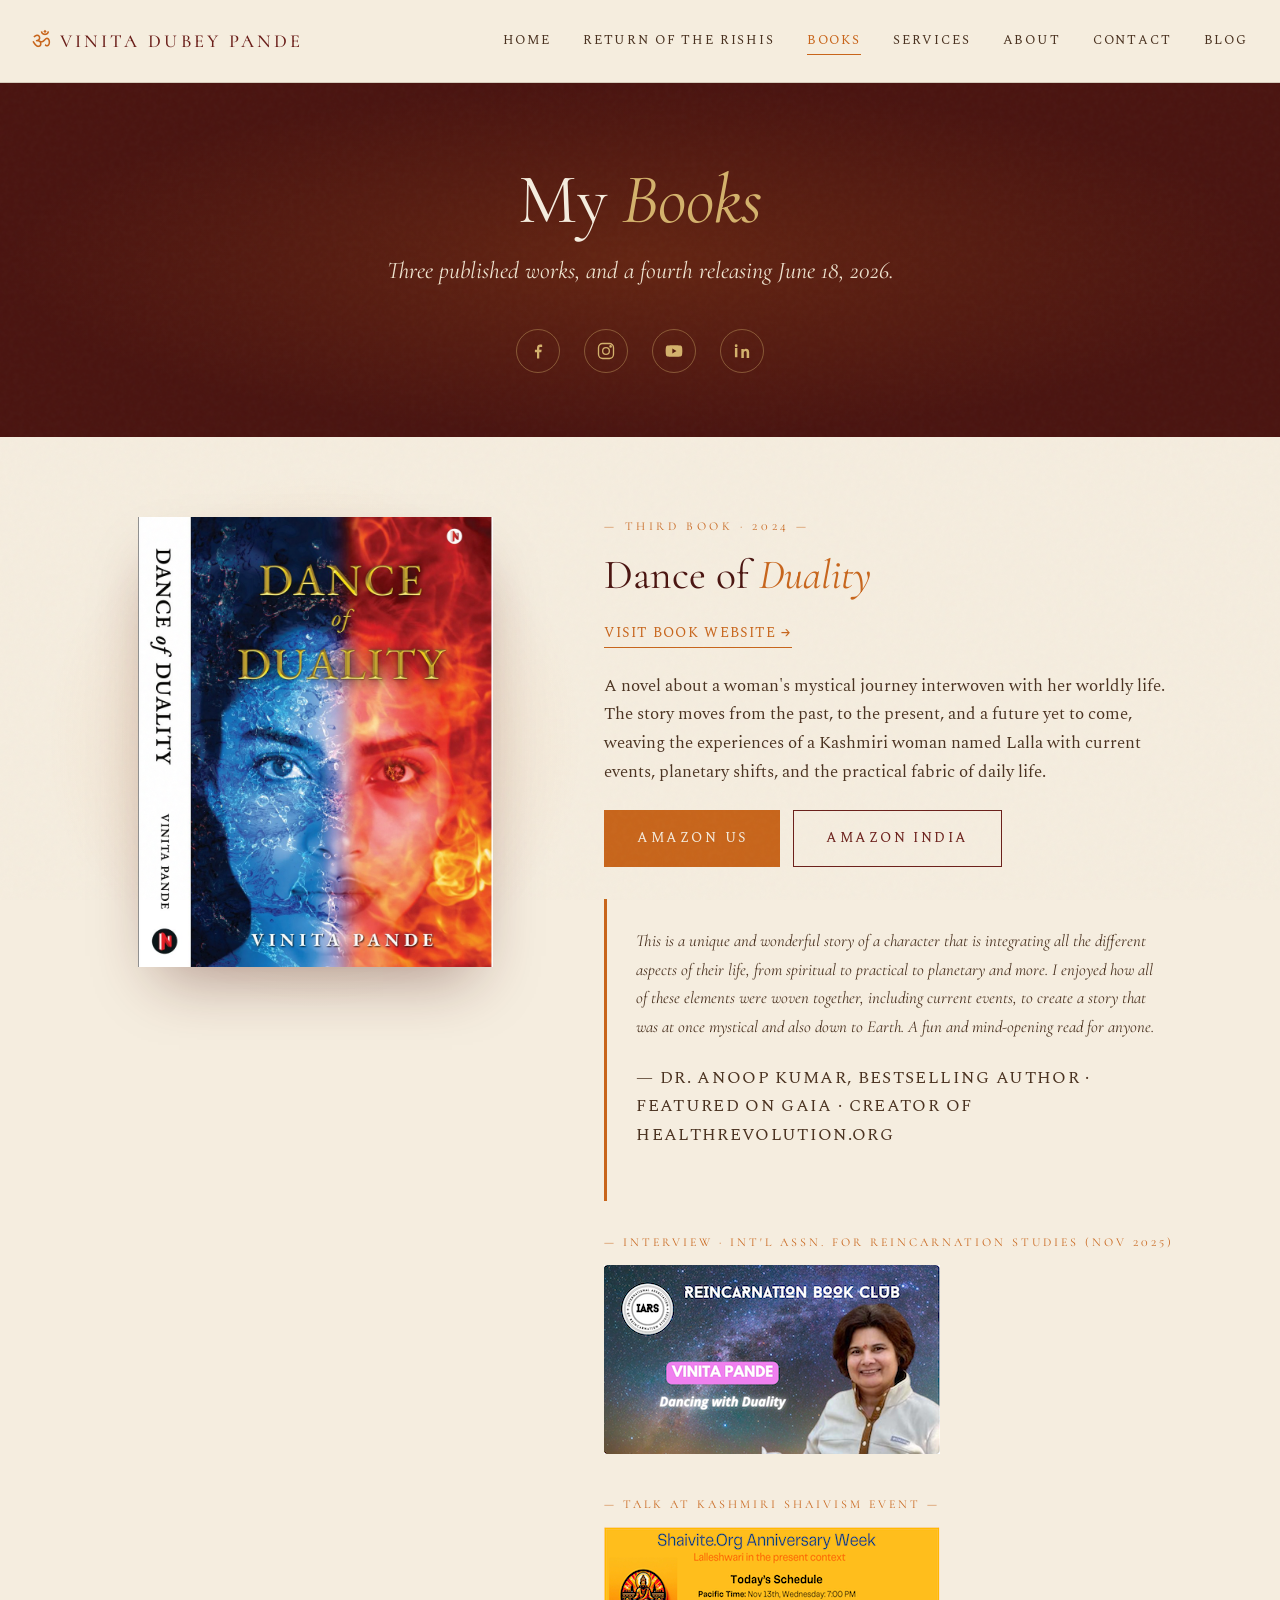
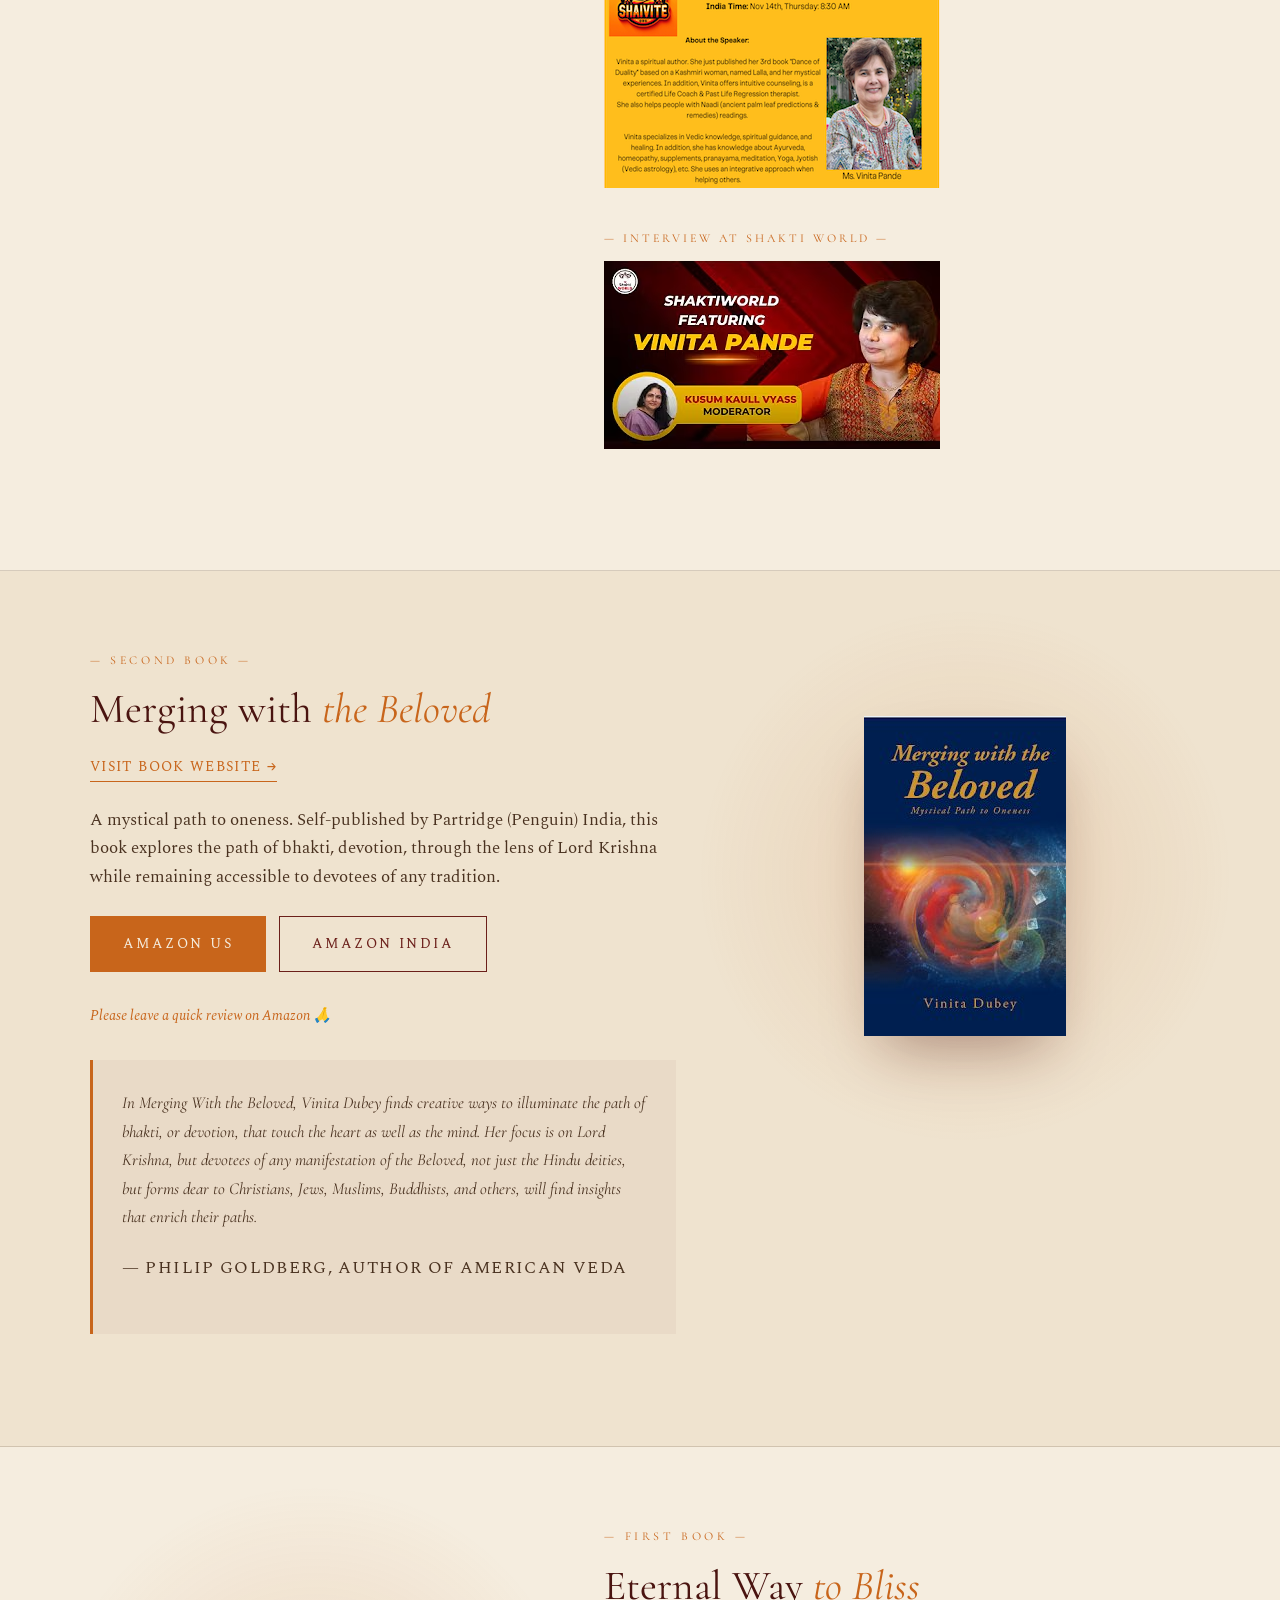
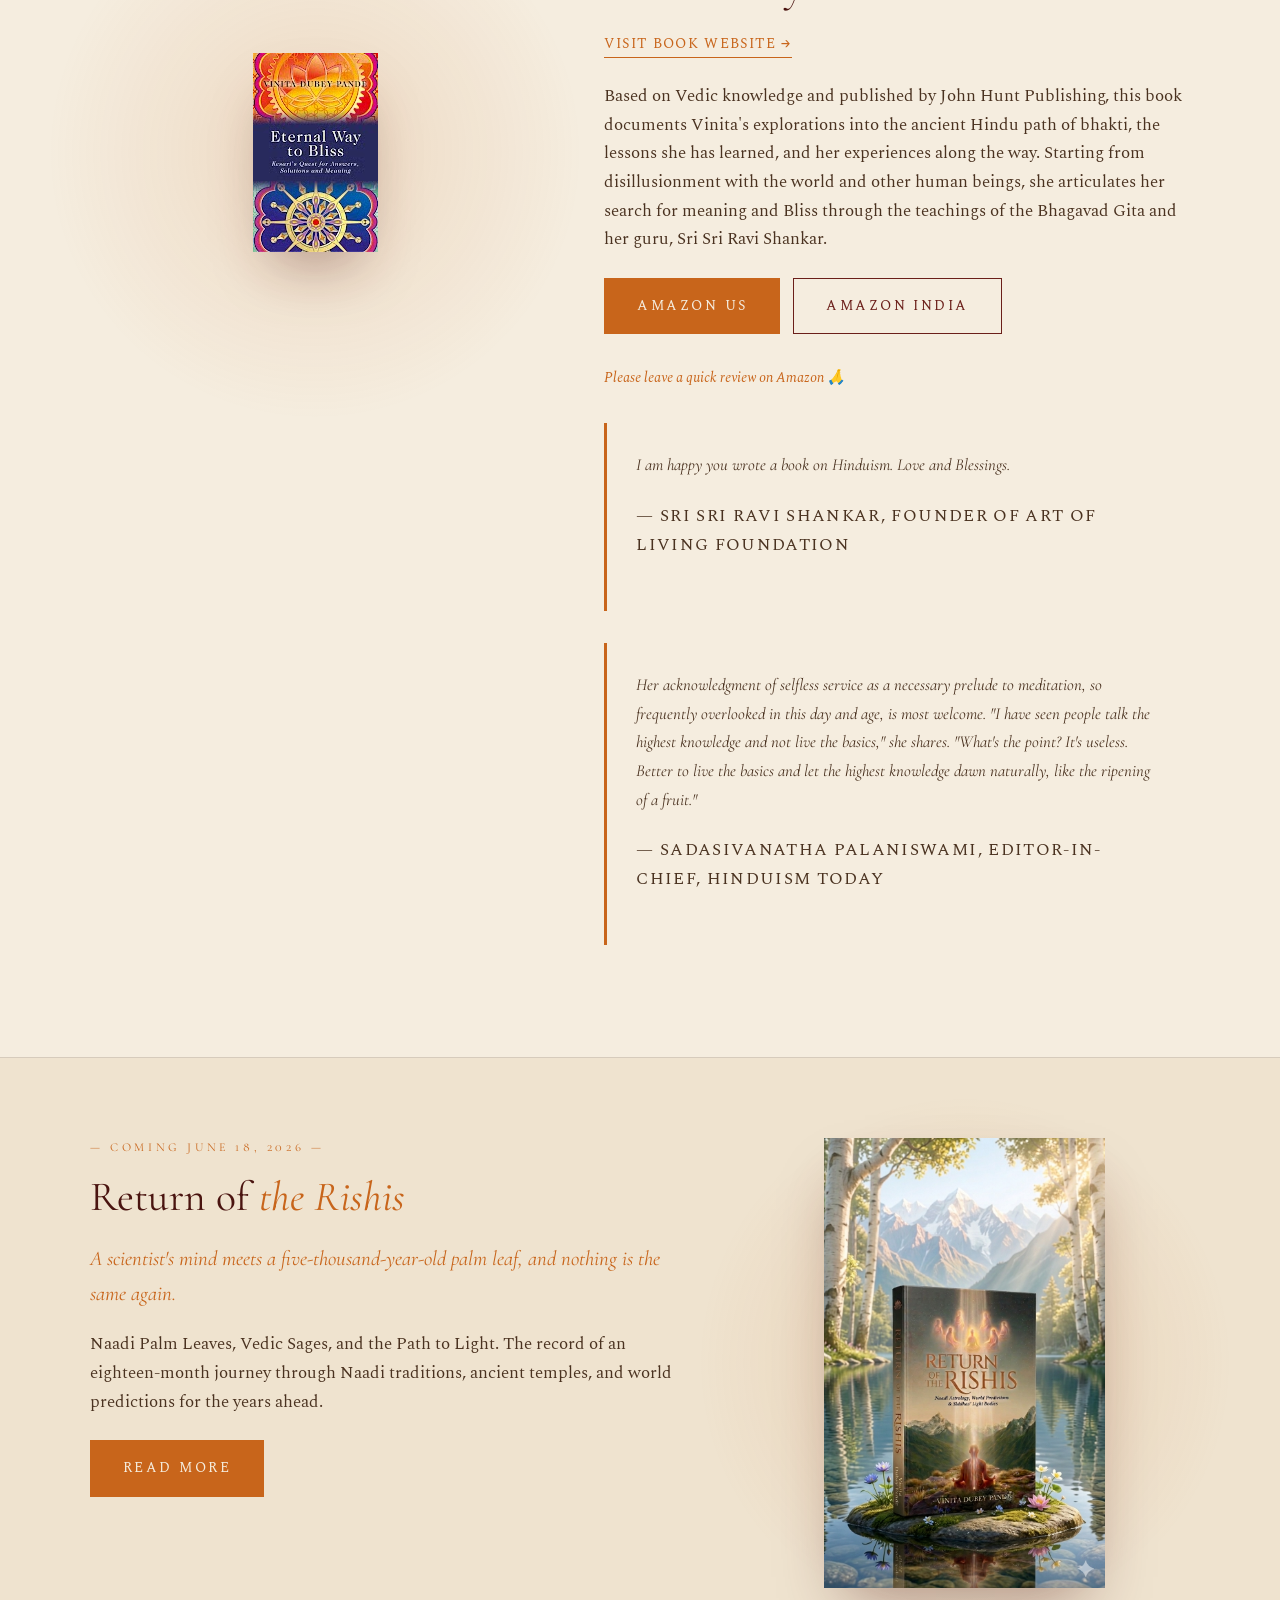
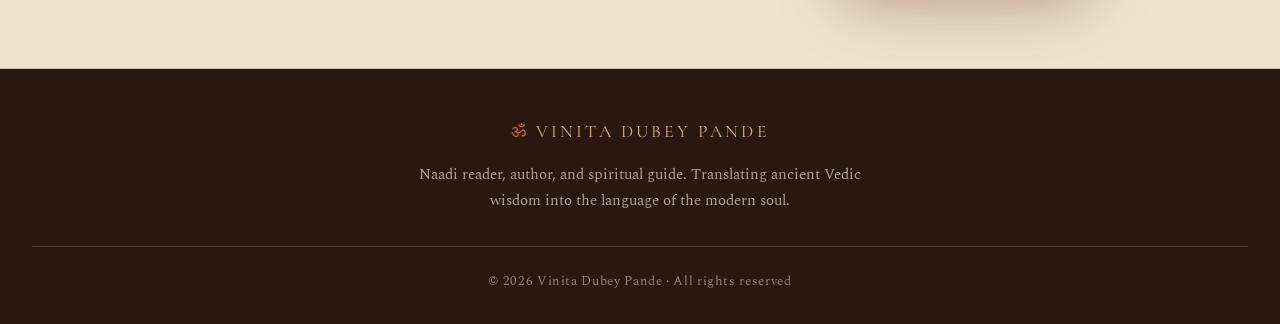
<file: books.html>
<!DOCTYPE html>
<html lang="en">
<head>
<meta charset="UTF-8">
<meta name="viewport" content="width=device-width, initial-scale=1.0">
<title>Books — Vinita Dubey Pande</title>
<meta name="description" content="Books by Vinita Dubey Pande: Dance of Duality, Merging with the Beloved, Eternal Way to Bliss, and the upcoming Return of the Rishis.">
<meta property="og:type" content="website">
<meta property="og:title" content="Books by Vinita Dubey Pande">
<meta property="og:description" content="Dance of Duality, Merging with the Beloved, Eternal Way to Bliss — and the upcoming Return of the Rishis, releasing June 18, 2026.">
<meta property="og:image" content="https://vinitapande.com/images/dance-of-duality.png">
<meta property="og:url" content="https://vinitapande.com/books.html">
<meta name="twitter:card" content="summary_large_image">
<link rel="preconnect" href="https://fonts.googleapis.com">
<link rel="preconnect" href="https://fonts.gstatic.com" crossorigin>
<link rel="alternate">
<link href="https://fonts.googleapis.com/css2?family=Cormorant+Garamond:ital,wght@0,300;0,400;0,500;0,600;0,700;1,300;1,400;1,500&family=Spectral:ital,wght@0,300;0,400;0,500;0,600;1,300;1,400&family=Cormorant+Unicase:wght@400;500;600&display=swap" rel="stylesheet">
<link rel="stylesheet" href="styles.css">
<style>
  .page-hero { background: var(--burgundy-deep); color: var(--cream); padding: 5rem 2rem 4rem; text-align: center; position: relative; overflow: hidden; }
  .page-hero::before { content: ''; position: absolute; inset: 0; background: radial-gradient(ellipse at center, rgba(200, 101, 27, 0.2), transparent 70%); }
  .page-hero-inner { position: relative; max-width: 880px; margin: 0 auto; }
  .page-hero h1 { font-family: 'Cormorant Garamond', serif; font-size: clamp(2.8rem, 5.5vw, 4.5rem); font-weight: 400; line-height: 1.05; color: var(--cream); margin-bottom: 1rem; letter-spacing: -0.01em; }
  .page-hero h1 em { color: var(--gold-light); font-style: italic; }
  .page-hero-subtitle { font-family: 'Cormorant Garamond', serif; font-style: italic; font-size: clamp(1.2rem, 2vw, 1.5rem); color: var(--cream-warm); max-width: 640px; margin: 0 auto; line-height: 1.5; }

  .book-detail { padding: 5rem 2rem; border-bottom: 1px solid var(--line); }
  .book-detail.alt-bg { background: var(--cream-warm); }
  .book-detail-inner { max-width: 1100px; margin: 0 auto; display: grid; grid-template-columns: 1fr 1.3fr; gap: 4rem; align-items: start; }
  .book-detail.reverse .book-detail-inner { grid-template-columns: 1.3fr 1fr; }
  .book-detail.reverse .book-detail-content { order: -1; }
  .book-detail-img-wrap { position: sticky; top: 2rem; aspect-ratio: 1; display: flex; align-items: center; justify-content: center; }
  .book-detail-img-wrap::before { content: ''; position: absolute; inset: -10%; background: radial-gradient(circle at center, rgba(200, 101, 27, 0.15), transparent 70%); }
  .book-detail-img-wrap img { max-width: 100%; max-height: 100%; box-shadow: 0 30px 60px -20px rgba(74, 20, 16, 0.4); position: relative; z-index: 1; }
  .book-detail-eyebrow { font-family: 'Cormorant Unicase', serif; font-size: 0.75rem; letter-spacing: 0.3em; color: var(--saffron); margin-bottom: 1rem; text-transform: uppercase; }
  .book-detail h2 { font-family: 'Cormorant Garamond', serif; font-size: clamp(2rem, 3.5vw, 2.6rem); font-weight: 400; color: var(--burgundy-deep); margin-bottom: 1.2rem; line-height: 1.15; }
  .book-detail h2 em { font-style: italic; color: var(--saffron); }
  .book-detail-link { display: inline-block; font-family: 'Spectral', serif; font-size: 0.85rem; letter-spacing: 0.1em; color: var(--saffron); text-transform: uppercase; margin-bottom: 1.5rem; border-bottom: 1px solid var(--saffron); padding-bottom: 2px; }
  .book-detail p { font-size: 1.05rem; line-height: 1.7; color: var(--ink-soft); margin-bottom: 1.4rem; }
  .book-buttons { display: flex; gap: 0.8rem; flex-wrap: wrap; margin: 1.5rem 0 2rem; }
  .review-block { background: var(--cream); padding: 1.8rem; border-left: 3px solid var(--saffron); margin: 2rem 0; }
  .review-block.dark { background: rgba(74, 20, 16, 0.04); }
  .review-text { font-family: 'Cormorant Garamond', serif; font-style: italic; font-size: 1.08rem; line-height: 1.7; color: var(--ink-soft); margin-bottom: 1rem; }
  .review-attr { font-family: 'Spectral', serif; font-size: 0.82rem; letter-spacing: 0.08em; color: var(--saffron); text-transform: uppercase; }
  .video-wrap { margin: 2rem 0; }
  .video-wrap-label { font-family: 'Cormorant Unicase', serif; font-size: 0.75rem; letter-spacing: 0.25em; color: var(--saffron); margin-bottom: 0.8rem; text-transform: uppercase; }
  .video-embed { aspect-ratio: 16/9; width: 100%; border: none; }

  @media (max-width: 768px) {
    .book-detail-inner, .book-detail.reverse .book-detail-inner { grid-template-columns: 1fr; gap: 2.5rem; }
    .book-detail.reverse .book-detail-content { order: 0; }
    .book-detail-img-wrap { position: static; aspect-ratio: auto; max-width: 320px; margin: 0 auto; display: block; }
    .book-detail-img-wrap img { width: 100%; height: auto; max-height: none; display: block; }
    .page-hero, .book-detail { padding: 4rem 1.5rem; }
  }
</style>
<link rel="icon" type="image/svg+xml" href="images/favicon.svg">
</head>
<body>

<nav>
  <div class="nav-inner">
    <a href="index.html" class="logo"><span class="om">ॐ</span>VINITA DUBEY PANDE</a>
    <ul class="nav-links" id="navLinks">
      <li><a href="index.html">Home</a></li>
      <li><a href="return-of-the-rishis.html">Return of the Rishis</a></li>
      <li><a href="books.html" class="active">Books</a></li>
      <li><a href="services.html">Services</a></li>
      <li><a href="about.html">About</a></li>
      <li><a href="contact.html">Contact</a></li>
      <li><a href="https://vinitapande.blogspot.com/" target="_blank" rel="noopener" rel="me">Blog</a></li>
    </ul>
    <button class="mobile-toggle" onclick="document.getElementById('navLinks').classList.toggle('open')">☰</button>
  </div>
</nav>

<header class="page-hero">
  <div class="page-hero-inner">
    <h1>My <em>Books</em></h1>
    <p class="page-hero-subtitle">Three published works, and a fourth releasing June 18, 2026.</p>
    <div class="social-row">
      <a href="https://www.facebook.com/profile.php?id=61558713665048" target="_blank" rel="noopener" class="social-link" title="Facebook" aria-label="Facebook">
        <svg viewBox="0 0 24 24" fill="currentColor"><path d="M13.5 21v-7.5h2.5l.4-3h-2.9V8.6c0-.9.2-1.5 1.5-1.5H17V4.4c-.3 0-1.2-.1-2.3-.1-2.3 0-3.9 1.4-3.9 4v2.2H8.3v3h2.5V21h2.7z"/></svg>
      </a>
      <a href="https://www.instagram.com/vinitapande/" target="_blank" rel="noopener" class="social-link" title="Instagram" aria-label="Instagram">
        <svg viewBox="0 0 24 24" fill="none" stroke="currentColor" stroke-width="1.6"><rect x="3" y="3" width="18" height="18" rx="5"/><circle cx="12" cy="12" r="4"/><circle cx="17.5" cy="6.5" r="0.8" fill="currentColor"/></svg>
      </a>
      <a href="https://www.youtube.com/@VinitaDubeyPande" target="_blank" rel="noopener" class="social-link" title="YouTube" aria-label="YouTube">
        <svg viewBox="0 0 24 24" fill="currentColor"><path d="M21.6 7.2c-.2-.9-.9-1.6-1.8-1.8C18.2 5 12 5 12 5s-6.2 0-7.8.4c-.9.2-1.6.9-1.8 1.8C2 8.8 2 12 2 12s0 3.2.4 4.8c.2.9.9 1.6 1.8 1.8 1.6.4 7.8.4 7.8.4s6.2 0 7.8-.4c.9-.2 1.6-.9 1.8-1.8.4-1.6.4-4.8.4-4.8s0-3.2-.4-4.8zM10 15V9l5 3-5 3z"/></svg>
      </a>
      <a href="https://www.linkedin.com/in/vinitapande/" target="_blank" rel="noopener" class="social-link" title="LinkedIn" aria-label="LinkedIn">
        <svg viewBox="0 0 24 24" fill="currentColor"><path d="M6.5 8.5h-3v11h3v-11zM5 4a1.7 1.7 0 100 3.4A1.7 1.7 0 005 4zm15.5 9.2c0-2.7-1.7-3.9-3.4-3.9-1.5 0-2.4.6-2.9 1.4v-1.2h-3v11h3v-5.8c0-1.5.4-2.7 1.9-2.7s1.5 1.4 1.5 2.6v5.9h3v-7.3z"/></svg>
      </a>
    </div>
  </div>
</header>

<!-- DANCE OF DUALITY -->
<section class="book-detail">
  <div class="book-detail-inner">
    <div class="book-detail-img-wrap">
      <img src="images/dance-of-duality.png" alt="Dance of Duality book cover">
    </div>
    <div class="book-detail-content">
      <div class="book-detail-eyebrow">— Third Book · 2024 —</div>
      <h2>Dance of <em>Duality</em></h2>
      <a href="https://danceduality.blogspot.com/" target="_blank" rel="noopener" class="book-detail-link">Visit Book Website →</a>
      <p>A novel about a woman's mystical journey interwoven with her worldly life. The story moves from the past, to the present, and a future yet to come, weaving the experiences of a Kashmiri woman named Lalla with current events, planetary shifts, and the practical fabric of daily life.</p>

      <div class="book-buttons">
        <a href="https://a.co/d/hu9nvAI" target="_blank" rel="noopener" class="btn btn-primary">Amazon US</a>
        <a href="https://amzn.in/d/1JJPG4p" target="_blank" rel="noopener" class="btn">Amazon India</a>
      </div>

      <div class="review-block">
        <p class="review-text">This is a unique and wonderful story of a character that is integrating all the different aspects of their life, from spiritual to practical to planetary and more. I enjoyed how all of these elements were woven together, including current events, to create a story that was at once mystical and also down to Earth. A fun and mind-opening read for anyone.</p>
        <p class="review-attr">— Dr. Anoop Kumar, Bestselling Author · Featured on Gaia · Creator of healthrevolution.org</p>
      </div>

      <div class="video-wrap">
        <div class="video-wrap-label">— Interview · Int'l Assn. for Reincarnation Studies (Nov 2025)</div>
       <!-- <iframe class="video-embed" src="https://www.youtube.com/embed/fa_ogzsqNEw" title="Dance of Duality Interview" frameborder="0" allow="accelerometer; autoplay; clipboard-write; encrypted-media; gyroscope; picture-in-picture" allowfullscreen></iframe> -->
        <a href="https://www.youtube.com/watch?v=fa_ogzsqNEw" target="_blank" class="fqo2vd">
          <div class="t3iYD">
            <img src="images/IARS-Interview.png" class="CENy8b">
          </div>
        </a>
      </div>

      <div class="video-wrap">
        <div class="video-wrap-label">— Talk at Kashmiri Shaivism Event —</div>
       <!-- <iframe class="video-embed" src="https://www.youtube.com/embed/fa_ogzsqNEw" title="Dance of Duality Interview" frameborder="0" allow="accelerometer; autoplay; clipboard-write; encrypted-media; gyroscope; picture-in-picture" allowfullscreen></iframe> -->
        <a href="https://www.youtube.com/watch?v=fX8UaIRA8xQ" target="_blank" class="fqo2vd">
          <div class="t3iYD">
            <img src="images/KS-Talk.png" class="CENy8b">
          </div>
        </a>
      </div>

      <div class="video-wrap">
        <div class="video-wrap-label">— Interview at Shakti World —</div>
        <a href="https://www.youtube.com/watch?v=kp9XIANsFN4" target="_blank" class="fqo2vd">
          <div class="t3iYD">
            <img src="images/ShaktiWorldInterview.png" class="CENy8b">
          </div>
        </a>
        <!-- <iframe class="video-embed" src="https://www.youtube.com/watch?v=kp9XIANsFN4" title="Shakti World Interview" frameborder="0" allow="accelerometer; autoplay; clipboard-write; encrypted-media; gyroscope; picture-in-picture" allowfullscreen></iframe> -->
      </div>
    </div>
  </div>
</section>

<!-- MERGING WITH THE BELOVED -->
<section class="book-detail alt-bg reverse">
  <div class="book-detail-inner">
    <div class="book-detail-content">
      <div class="book-detail-eyebrow">— Second Book —</div>
      <h2>Merging with <em>the Beloved</em></h2>
      <a href="http://www.vinitadubey.com/" target="_blank" rel="noopener" class="book-detail-link">Visit Book Website →</a>
      <p>A mystical path to oneness. Self-published by Partridge (Penguin) India, this book explores the path of bhakti, devotion, through the lens of Lord Krishna while remaining accessible to devotees of any tradition.</p>

      <div class="book-buttons">
        <a href="https://a.co/d/ey466WO" target="_blank" rel="noopener" class="btn btn-primary">Amazon US</a>
        <a href="https://a.co/d/ey466WO" target="_blank" rel="noopener" class="btn">Amazon India</a>
      </div>
      <p style="font-size: 0.9rem; font-style: italic; color: var(--saffron);">Please leave a quick review on Amazon 🙏</p>

      <div class="review-block dark">
        <p class="review-text">In Merging With the Beloved, Vinita Dubey finds creative ways to illuminate the path of bhakti, or devotion, that touch the heart as well as the mind. Her focus is on Lord Krishna, but devotees of any manifestation of the Beloved, not just the Hindu deities, but forms dear to Christians, Jews, Muslims, Buddhists, and others, will find insights that enrich their paths.</p>
        <p class="review-attr">— Philip Goldberg, Author of American Veda</p>
      </div>
    </div>
    <div class="book-detail-img-wrap">
      <img src="images/merging-with-beloved.png" alt="Merging with the Beloved book cover">
    </div>
  </div>
</section>

<!-- ETERNAL WAY TO BLISS -->
<section class="book-detail">
  <div class="book-detail-inner">
    <div class="book-detail-img-wrap">
      <img src="images/eternal-way-to-bliss.jpg" alt="Eternal Way to Bliss book cover">
    </div>
    <div class="book-detail-content">
      <div class="book-detail-eyebrow">— First Book —</div>
      <h2>Eternal Way <em>to Bliss</em></h2>
      <a href="https://whosaidiamperfect.blogspot.com/" target="_blank" rel="noopener" class="book-detail-link">Visit Book Website →</a>
      <p>Based on Vedic knowledge and published by John Hunt Publishing, this book documents Vinita's explorations into the ancient Hindu path of bhakti, the lessons she has learned, and her experiences along the way. Starting from disillusionment with the world and other human beings, she articulates her search for meaning and Bliss through the teachings of the Bhagavad Gita and her guru, Sri Sri Ravi Shankar.</p>

      <div class="book-buttons">
        <a href="https://a.co/d/frgXNiV" target="_blank" rel="noopener" class="btn btn-primary">Amazon US</a>
        <a href="https://amzn.in/d/042XVIC7" target="_blank" rel="noopener" class="btn">Amazon India</a>
      </div>
      <p style="font-size: 0.9rem; font-style: italic; color: var(--saffron);">Please leave a quick review on Amazon 🙏</p>

      <div class="review-block">
        <p class="review-text">I am happy you wrote a book on Hinduism. Love and Blessings.</p>
        <p class="review-attr">— Sri Sri Ravi Shankar, Founder of Art of Living Foundation</p>
      </div>

      <div class="review-block">
        <p class="review-text">Her acknowledgment of selfless service as a necessary prelude to meditation, so frequently overlooked in this day and age, is most welcome. "I have seen people talk the highest knowledge and not live the basics," she shares. "What's the point? It's useless. Better to live the basics and let the highest knowledge dawn naturally, like the ripening of a fruit."</p>
        <p class="review-attr">— Sadasivanatha Palaniswami, Editor-in-Chief, Hinduism Today</p>
      </div>
    </div>
  </div>
</section>

<!-- UPCOMING -->
<section class="book-detail alt-bg reverse">
  <div class="book-detail-inner">
    <div class="book-detail-content">
      <div class="book-detail-eyebrow">— Coming June 18, 2026 —</div>
      <h2>Return of <em>the Rishis</em></h2>
      <p style="font-family: 'Cormorant Garamond', serif; font-style: italic; font-size: 1.3rem; color: var(--saffron); margin-bottom: 1.2rem;">A scientist's mind meets a five-thousand-year-old palm leaf, and nothing is the same again.</p>
      <p>Naadi Palm Leaves, Vedic Sages, and the Path to Light. The record of an eighteen-month journey through Naadi traditions, ancient temples, and world predictions for the years ahead.</p>

      <div class="book-buttons">
        <a href="return-of-the-rishis.html" class="btn btn-primary">Read More</a>
      </div>
    </div>
    <div class="book-detail-img-wrap">
      <img src="images/return-of-the-rishis.png" alt="Return of the Rishis book cover">
    </div>
  </div>
</section>

<footer>
  <div class="footer-brand"><span class="om">ॐ</span>VINITA DUBEY PANDE</div>
  <p class="footer-tag">Naadi reader, author, and spiritual guide. Translating ancient Vedic wisdom into the language of the modern soul.</p>
  <div class="footer-bottom">© 2026 Vinita Dubey Pande · All rights reserved</div>
</footer>

<script type="application/ld+json">
{
  "@context": "https://schema.org",
  "@type": "Book",
  "name": "Dance of Duality",
  "author": {
    "@type": "Person",
    "name": "Vinita Pande"
  },
  "datePublished": "2024-09-19",
  "isbn": "979-8894988573",
  "publisher": {
    "@type": "Organization",
    "name": "Notion Press"
  }
}
</script>

</body>
</html>
</file>
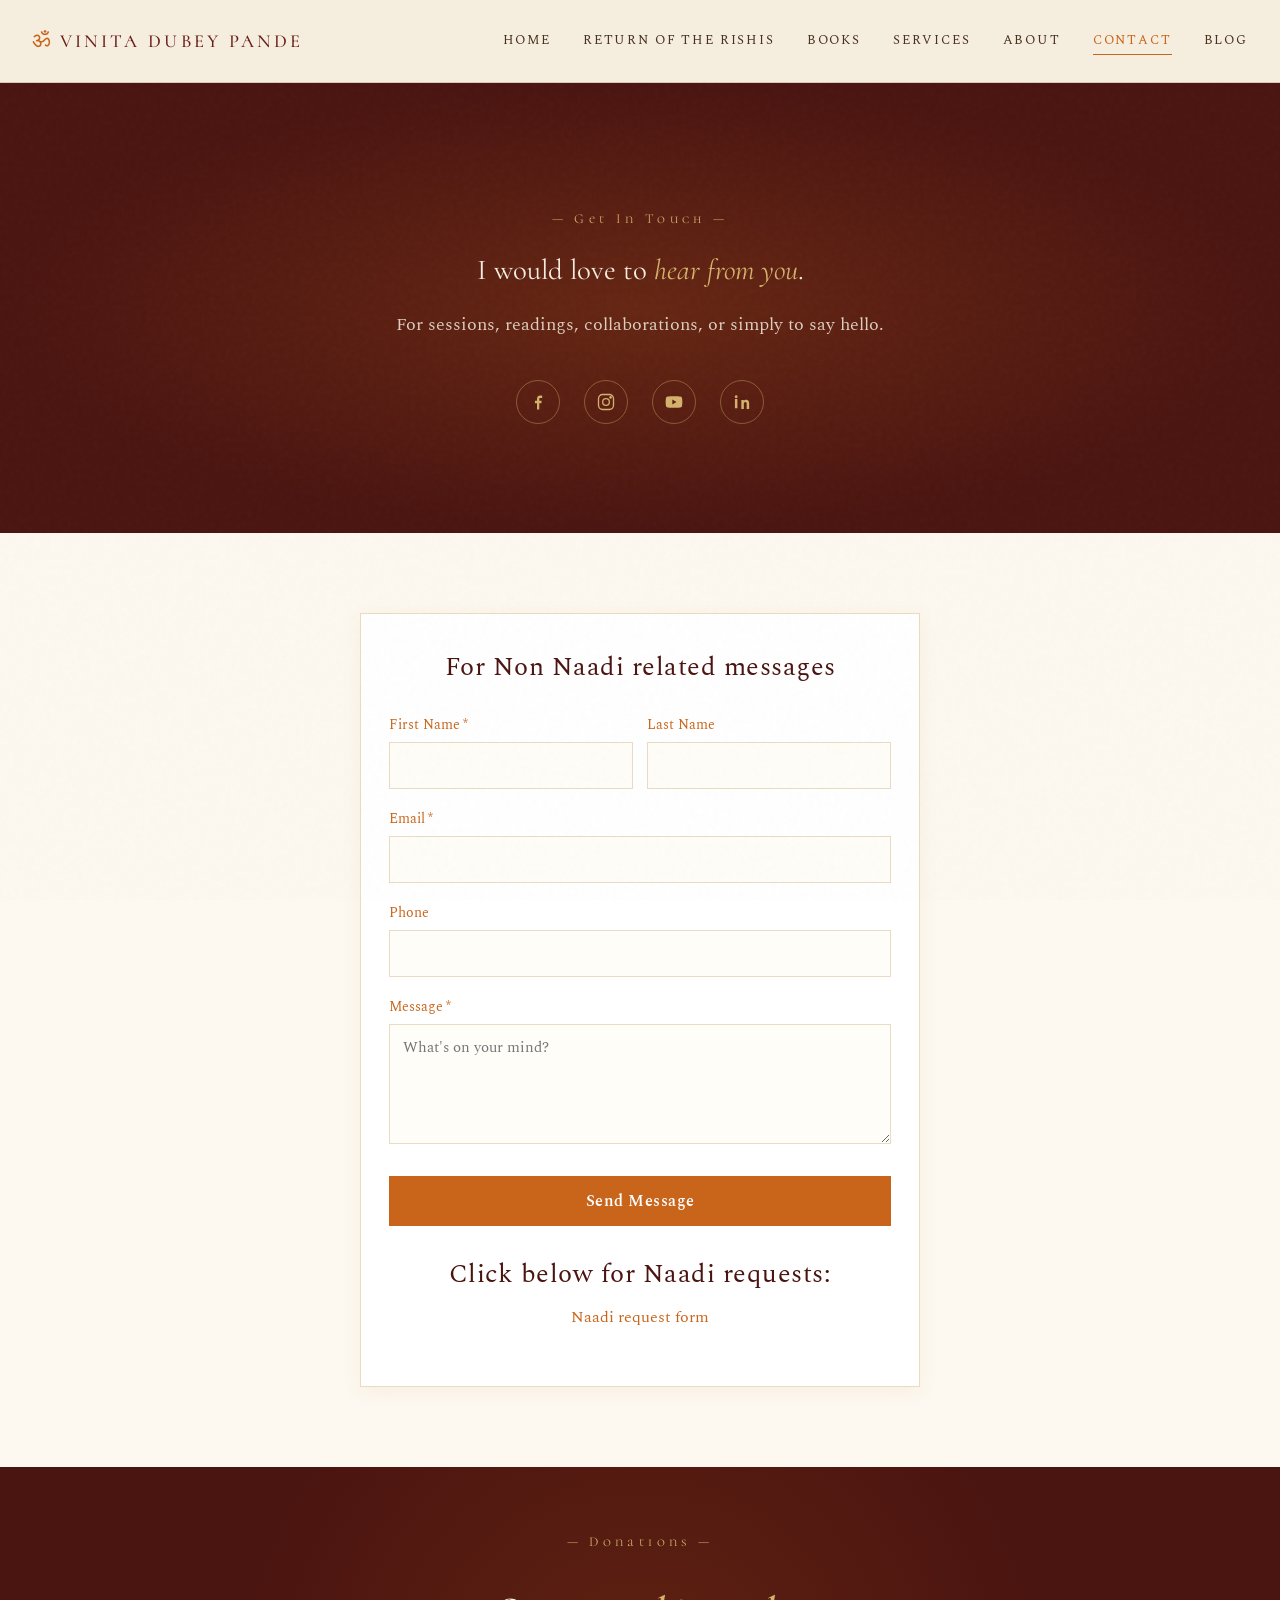
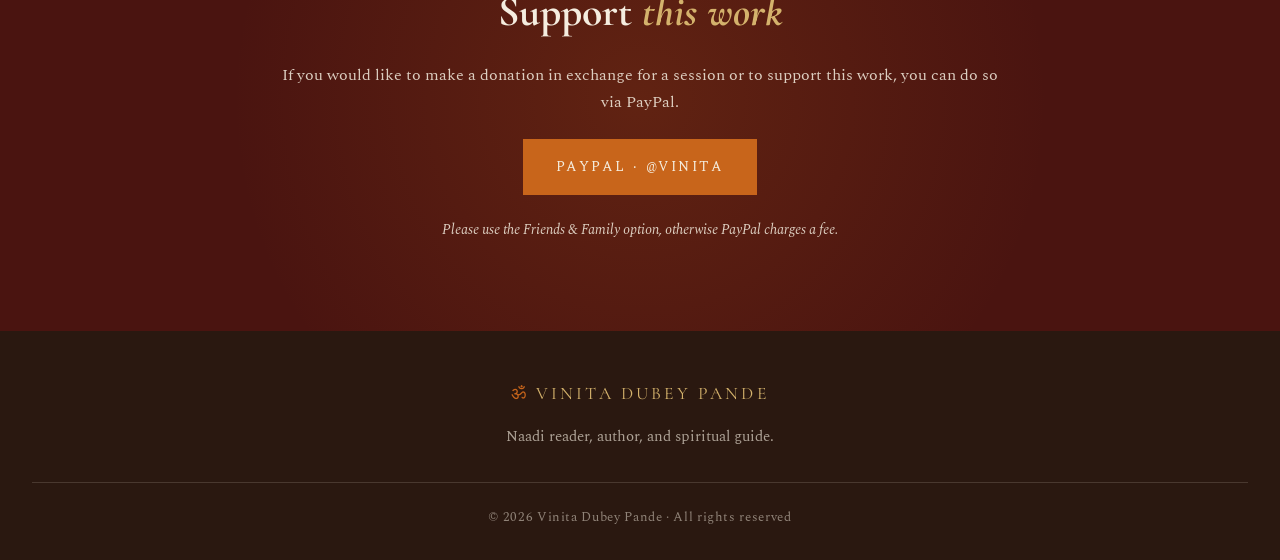
<file: contact.html>
<!DOCTYPE html>
<html lang="en">
<head>
<meta charset="UTF-8">
<meta name="viewport" content="width=device-width, initial-scale=1.0">
<title>Contact — Vinita Dubey Pande</title>
<meta name="description" content="Contact Vinita Dubey Pande for podcasts, collaborations, sessions, or simply to say hello.">
<meta property="og:type" content="website">
<meta property="og:title" content="Contact Vinita Dubey Pande">
<meta property="og:description" content="Reach out for sessions, Naadi readings, collaborations, or simply to say hello. I would love to hear from you.">
<meta property="og:image" content="https://vinitapande.com/images/vinita-profile.png">
<meta property="og:url" content="https://vinitapande.com/contact.html">
<meta name="twitter:card" content="summary_large_image">
<link rel="preconnect" href="https://fonts.googleapis.com">
<link rel="preconnect" href="https://fonts.gstatic.com" crossorigin>
<link rel="alternate">
<link href="https://fonts.googleapis.com/css2?family=Cormorant+Garamond:ital,wght@0,300;0,400;0,500;0,600;0,700;1,300;1,400;1,500&family=Spectral:ital,wght@0,300;0,400;0,500;0,600;1,300;1,400&family=Cormorant+Unicase:wght@400;500;600&display=swap" rel="stylesheet">
<link rel="stylesheet" href="styles.css">
<link rel="icon" type="image/svg+xml" href="images/favicon.svg">
<style>
  /* ---- Hero ---- */
  .contact-page-hero { background: var(--burgundy-deep); color: var(--cream); padding: 6rem 2rem 5rem; text-align: center; position: relative; overflow: hidden; min-height: 50vh; display: flex; align-items: center; justify-content: center; }
  .contact-page-hero::before { content: ''; position: absolute; inset: 0; background: radial-gradient(ellipse at center, rgba(200, 101, 27, 0.22), transparent 70%); }
  .contact-page-inner { position: relative; max-width: 720px; margin: 0 auto; }
  .contact-page-eyebrow { font-family: 'Cormorant Unicase', serif; font-size: 0.85rem; letter-spacing: 0.32em; color: var(--gold-light); margin-bottom: 1.5rem; }
  .contact-page-hero h1 { font-family: 'Cormorant Garamond', serif; font-size: clamp(1.3rem, 2.4vw, 1.8rem); font-weight: 400; line-height: 1.1; color: var(--cream); margin-bottom: 1.5rem; }
  .contact-page-hero h1 em { color: var(--gold-light); font-style: italic; }
  .contact-page-hero .lead { color: rgba(245, 237, 223, 0.85); font-size: 1.1rem; line-height: 1.7; margin-bottom: 2.5rem; }

  .social-row { display: flex; justify-content: center; gap: 1.5rem; margin-top: 2.5rem; }
  .social-link { width: 44px; height: 44px; border: 1px solid rgba(212, 178, 108, 0.4); display: flex; align-items: center; justify-content: center; color: var(--gold-light); transition: all 0.3s ease; }
  .social-link svg { width: 20px; height: 20px; transition: transform 0.3s ease; }
  .social-link:hover { background: var(--gold-light); color: var(--burgundy-deep); border-color: var(--gold-light); }
  .social-link:hover svg { transform: scale(1.1); }

  @media (max-width: 768px) {
    .contact-page-hero { padding: 4rem 1.5rem; }
  }

  /* ---- Contact form section ---- */
  :root {
    --form-card:    #ffffff;
 /*   --form-ink:     #3a2a14; */
 /*   --form-muted:   #7a6a55; */
 /*   --form-accent:  #b8860b; */
    --form-ink:     var(--saffron);
    --form-muted:   var(--gold-light);
    --form-accent:  var(--burgundy-deep);
    --form-accent2: #d4a437;
    --form-border:  #e8dcc4;
    --form-error:   #a8331f;
    --form-success: #4a6b3a;
  }

  .contact-form-section { background: #fdf8f0; padding: 5rem 2rem; }

  .form-wrapper {
    max-width: 560px;
    margin: 0 auto;
    padding: 32px 28px;
    background: var(--form-card);
    border: 1px solid var(--form-border);
/*    border-radius: 12px; */
    box-shadow: 0 4px 18px rgba(184, 134, 11, 0.08);
    font-family: 'Spectral', 'Times New Roman', serif;
    color: var(--form-ink);
  }

  .form-header { text-align: center; margin-bottom: 24px; }
  .form-header h2 { margin: 0 0 8px 0; font-size: 26px; font-weight: 400; color: var(--form-accent); letter-spacing: 0.5px; }
  .form-header p { margin: 0; color: var(--form-muted); font-size: 15px; font-style: italic; }

  .form-wrapper .field { margin-bottom: 18px; }
  .form-wrapper .row { display: flex; gap: 14px; }
  .form-wrapper .row .field { flex: 1; }

  .form-wrapper label { display: block; font-size: 14px; font-weight: 400; margin-bottom: 6px; color: var(--form-ink); font-family: 'Spectral', Arial, sans-serif; }
  .required-mark { color: var(--form-ink); margin-left: 3px; }

  .form-wrapper input,
  .form-wrapper textarea {
    width: 100%;
    padding: 11px 13px;
    font-size: 15px;
    font-family: inherit;
    color: var(--form-ink);
    background: #fffdf7;
    border: 1px solid var(--form-border);
/*    border-radius: 6px; */
    box-sizing: border-box;
    transition: border-color 0.2s, box-shadow 0.2s;
  }

  .form-wrapper input:focus,
  .form-wrapper textarea:focus { outline: none; border-color: var(--form-accent); box-shadow: 0 0 0 3px rgba(184, 134, 11, 0.15); }

  .form-wrapper textarea { resize: vertical; min-height: 120px; font-family: 'Spectral', serif; }

  .form-wrapper input.error,
  .form-wrapper textarea.error { border-color: var(--form-error); }

  .error-msg { display: none; color: var(--form-error); font-size: 13px; margin-top: 4px; font-family: 'Helvetica Neue', Arial, sans-serif; }
  .error-msg.show { display: block; }

  .form-wrapper button {
    width: 100%;
    padding: 13px;
    font-size: 16px;
    font-weight: 600;
    letter-spacing: 0.5px;
    color: #fff;
    background: var(--form-ink);
    border: none;
/*    border-radius: 6px; */
    cursor: pointer;
    font-family: 'Spectral', Arial, sans-serif;
    transition: background 0.2s, transform 0.05s;
    margin-top: 6px;
  }

  .form-wrapper button:hover:not(:disabled) { background: var(--form-accent2); }
  .form-wrapper button:active:not(:disabled) { transform: translateY(1px); }
  .form-wrapper button:disabled { opacity: 0.6; cursor: not-allowed; }

  .status { margin-top: 16px; padding: 12px; font-size: 14px; text-align: center; display: none; font-family: 'Helvetica Neue', Arial, sans-serif; }
  .status.success { display: block; background: #f0f5e8; color: var(--form-success); border: 1px solid #c9d9b3; }
  .status.fail { display: block; background: #fbeae5; color: var(--form-error); border: 1px solid #e8c4ba; }

  .donation-section { background: var(--burgundy-deep); color: var(--cream); padding: 4rem 2rem; text-align: center; position: relative; overflow: hidden; }
  .donation-section::before { content: ''; position: absolute; inset: 0; background: radial-gradient(circle at 50% 50%, rgba(200, 101, 27, 0.18), transparent 60%); }
  .donation-inner { position: relative; max-width: 720px; margin: 0 auto; }
  .donation-section h2 { font-family: 'Cormorant Garamond', serif; font-size: clamp(2rem, 3.6vw, 2.6rem); color: var(--cream); margin-bottom: 1rem; }
  .donation-section h2 em { font-style: italic; color: var(--gold-light); }
  .donation-section p { color: rgba(245, 237, 223, 0.85); margin-bottom: 1.5rem; }

  @media (max-width: 480px) {
    .form-wrapper { padding: 24px 18px; }
    .form-wrapper .row { flex-direction: column; gap: 0; }
    .form-header h2 { font-size: 22px; }
  }
</style>
</head>
<body>

<nav>
  <div class="nav-inner">
    <a href="index.html" class="logo"><span class="om">ॐ</span>VINITA DUBEY PANDE</a>
    <ul class="nav-links" id="navLinks">
      <li><a href="index.html">Home</a></li>
      <li><a href="return-of-the-rishis.html">Return of the Rishis</a></li>
      <li><a href="books.html">Books</a></li>
      <li><a href="services.html">Services</a></li>
      <li><a href="about.html">About</a></li>
      <li><a href="contact.html" class="active">Contact</a></li>
      <li><a href="https://vinitapande.blogspot.com/" target="_blank" rel="noopener" rel="me">Blog</a></li>
    </ul>
    <button class="mobile-toggle" onclick="document.getElementById('navLinks').classList.toggle('open')">☰</button>
  </div>
</nav>

<section class="contact-page-hero">
  <div class="contact-page-inner">
    <div class="contact-page-eyebrow">— Get In Touch —</div>
    <h1>I would love to <em>hear from you</em>.</h1>
    <p class="lead">For sessions, readings, collaborations, or simply to say hello.</p>

    <div class="social-row">
      <a href="https://www.facebook.com/profile.php?id=61558713665048" target="_blank" rel="noopener" class="social-link" title="Facebook" aria-label="Facebook">
        <svg viewBox="0 0 24 24" fill="currentColor"><path d="M13.5 21v-7.5h2.5l.4-3h-2.9V8.6c0-.9.2-1.5 1.5-1.5H17V4.4c-.3 0-1.2-.1-2.3-.1-2.3 0-3.9 1.4-3.9 4v2.2H8.3v3h2.5V21h2.7z"/></svg>
      </a>
      <a href="https://www.instagram.com/vinitapande/" target="_blank" rel="noopener" class="social-link" title="Instagram" aria-label="Instagram">
        <svg viewBox="0 0 24 24" fill="none" stroke="currentColor" stroke-width="1.6"><rect x="3" y="3" width="18" height="18" rx="5"/><circle cx="12" cy="12" r="4"/><circle cx="17.5" cy="6.5" r="0.8" fill="currentColor"/></svg>
      </a>
      <a href="https://www.youtube.com/@VinitaDubeyPande" target="_blank" rel="noopener" class="social-link" title="YouTube" aria-label="YouTube">
        <svg viewBox="0 0 24 24" fill="currentColor"><path d="M21.6 7.2c-.2-.9-.9-1.6-1.8-1.8C18.2 5 12 5 12 5s-6.2 0-7.8.4c-.9.2-1.6.9-1.8 1.8C2 8.8 2 12 2 12s0 3.2.4 4.8c.2.9.9 1.6 1.8 1.8 1.6.4 7.8.4 7.8.4s6.2 0 7.8-.4c.9-.2 1.6-.9 1.8-1.8.4-1.6.4-4.8.4-4.8s0-3.2-.4-4.8zM10 15V9l5 3-5 3z"/></svg>
      </a>
      <a href="https://www.linkedin.com/in/vinitapande/" target="_blank" rel="noopener" class="social-link" title="LinkedIn" aria-label="LinkedIn">
        <svg viewBox="0 0 24 24" fill="currentColor"><path d="M6.5 8.5h-3v11h3v-11zM5 4a1.7 1.7 0 100 3.4A1.7 1.7 0 005 4zm15.5 9.2c0-2.7-1.7-3.9-3.4-3.9-1.5 0-2.4.6-2.9 1.4v-1.2h-3v11h3v-5.8c0-1.5.4-2.7 1.9-2.7s1.5 1.4 1.5 2.6v5.9h3v-7.3z"/></svg>
      </a>
    </div>
  </div>
</section>

<section class="contact-form-section">
  <div class="form-wrapper">
    <div class="form-header">
      <h2>For Non Naadi related messages</h2>
      <!-- <p>fill and submit the form below:</p> -->
    </div>

    <form id="contactForm" novalidate>
      <div class="row">
        <div class="field">
          <label for="firstName">First Name<span class="required-mark">*</span></label>
          <input type="text" id="firstName" name="firstName" required>
          <div class="error-msg" id="err-firstName">Please enter your first name</div>
        </div>
        <div class="field">
          <label for="lastName">Last Name</label>
          <input type="text" id="lastName" name="lastName">
        </div>
      </div>

      <div class="field">
        <label for="email">Email<span class="required-mark">*</span></label>
        <input type="email" id="email" name="email" required>
        <div class="error-msg" id="err-email">Please enter a valid email address</div>
      </div>

      <div class="field">
        <label for="phone">Phone</label>
        <input type="tel" id="phone" name="phone">
      </div>

      <div class="field">
        <label for="message">Message<span class="required-mark">*</span></label>
        <textarea id="message" name="message" rows="1" placeholder="What's on your mind?" required></textarea>
        <div class="error-msg" id="err-message">Please enter a message</div>
      </div>

      <input type="text" name="_gotcha" style="display:none" tabindex="-1" autocomplete="off">

      <button type="submit" id="submitBtn">Send Message</button>

      <div class="status" id="status"></div>
    </form>
    <div class="form-header">
      <br>
      <h2>Click below for Naadi requests:</h2> 
      <a href="https://forms.gle/92ELbCoVwEeYRGFW8" target="_blank" rel="noopener">Naadi request form</a>
    </div>
  </div>
</section>

<!-- DONATIONS -->
<section class="donation-section">
  <div class="donation-inner">
    <div class="contact-page-eyebrow" style="color: var(--gold-light);">— Donations —</div>
    <h2>Support <em>this work</em></h2>
    <p>If you would like to make a donation in exchange for a session or to support this work, you can do so via PayPal.</p>
    <a href="https://www.paypal.com/paypalme/Vinita" target="_blank" rel="noopener" class="btn btn-primary">PayPal · @Vinita</a>
    <p style="font-size: 0.9rem; margin-top: 1.5rem; font-style: italic;">Please use the Friends &amp; Family option, otherwise PayPal charges a fee.</p>
  </div>
</section>

<footer>
  <div class="footer-brand"><span class="om">ॐ</span>VINITA DUBEY PANDE</div>
  <p class="footer-tag">Naadi reader, author, and spiritual guide.</p>
  <div class="footer-bottom">© 2026 Vinita Dubey Pande · All rights reserved</div>
</footer>

<script>
  const FORMSPREE_ENDPOINT = 'https://formslist.com/f/cJQap4NM4sx1';
  

  const form      = document.getElementById('contactForm');
  const status    = document.getElementById('status');
  const submitBtn = document.getElementById('submitBtn');

  function showError(id, show) {
    const input = document.getElementById(id);
    const err   = document.getElementById('err-' + id);
    if (show) { input.classList.add('error'); err.classList.add('show'); }
    else      { input.classList.remove('error'); err.classList.remove('show'); }
  }

  function isValidEmail(v) {
    return /^[^\s@]+@[^\s@]+\.[^\s@]+$/.test(v);
  }

  form.addEventListener('submit', async function(e) {
    e.preventDefault();
    status.className = 'status';
    status.textContent = '';

    const first   = document.getElementById('firstName').value.trim();
    const email   = document.getElementById('email').value.trim();
    const message = document.getElementById('message').value.trim();
    let ok = true;

    if (!first)               { showError('firstName', true); ok = false; } else showError('firstName', false);
    if (!isValidEmail(email)) { showError('email', true);     ok = false; } else showError('email', false);
    if (!message)             { showError('message', true);   ok = false; } else showError('message', false);

    if (!ok) return;

    submitBtn.disabled = true;
    submitBtn.textContent = 'Sending...';

    try {
      const response = await fetch(FORMSPREE_ENDPOINT, {
        method: 'POST',
        headers: { 'Accept': 'application/json' },
        body: new FormData(form)
      });

      if (response.ok) {
        form.reset();
        status.classList.add('success');
        status.textContent = 'Thank you! Your message has been sent. 🙏';
      } else {
        const data = await response.json().catch(() => ({}));
        status.classList.add('fail');
        status.textContent = data.error || 'Something went wrong. Please try again or email directly.';
      }
    } catch (err) {
      status.classList.add('fail');
      status.textContent = 'Network error. Please try again or email directly.';
    } finally {
      submitBtn.disabled = false;
      submitBtn.textContent = 'Send Message';
    }
  });
</script>

</body>
</html>
</file>
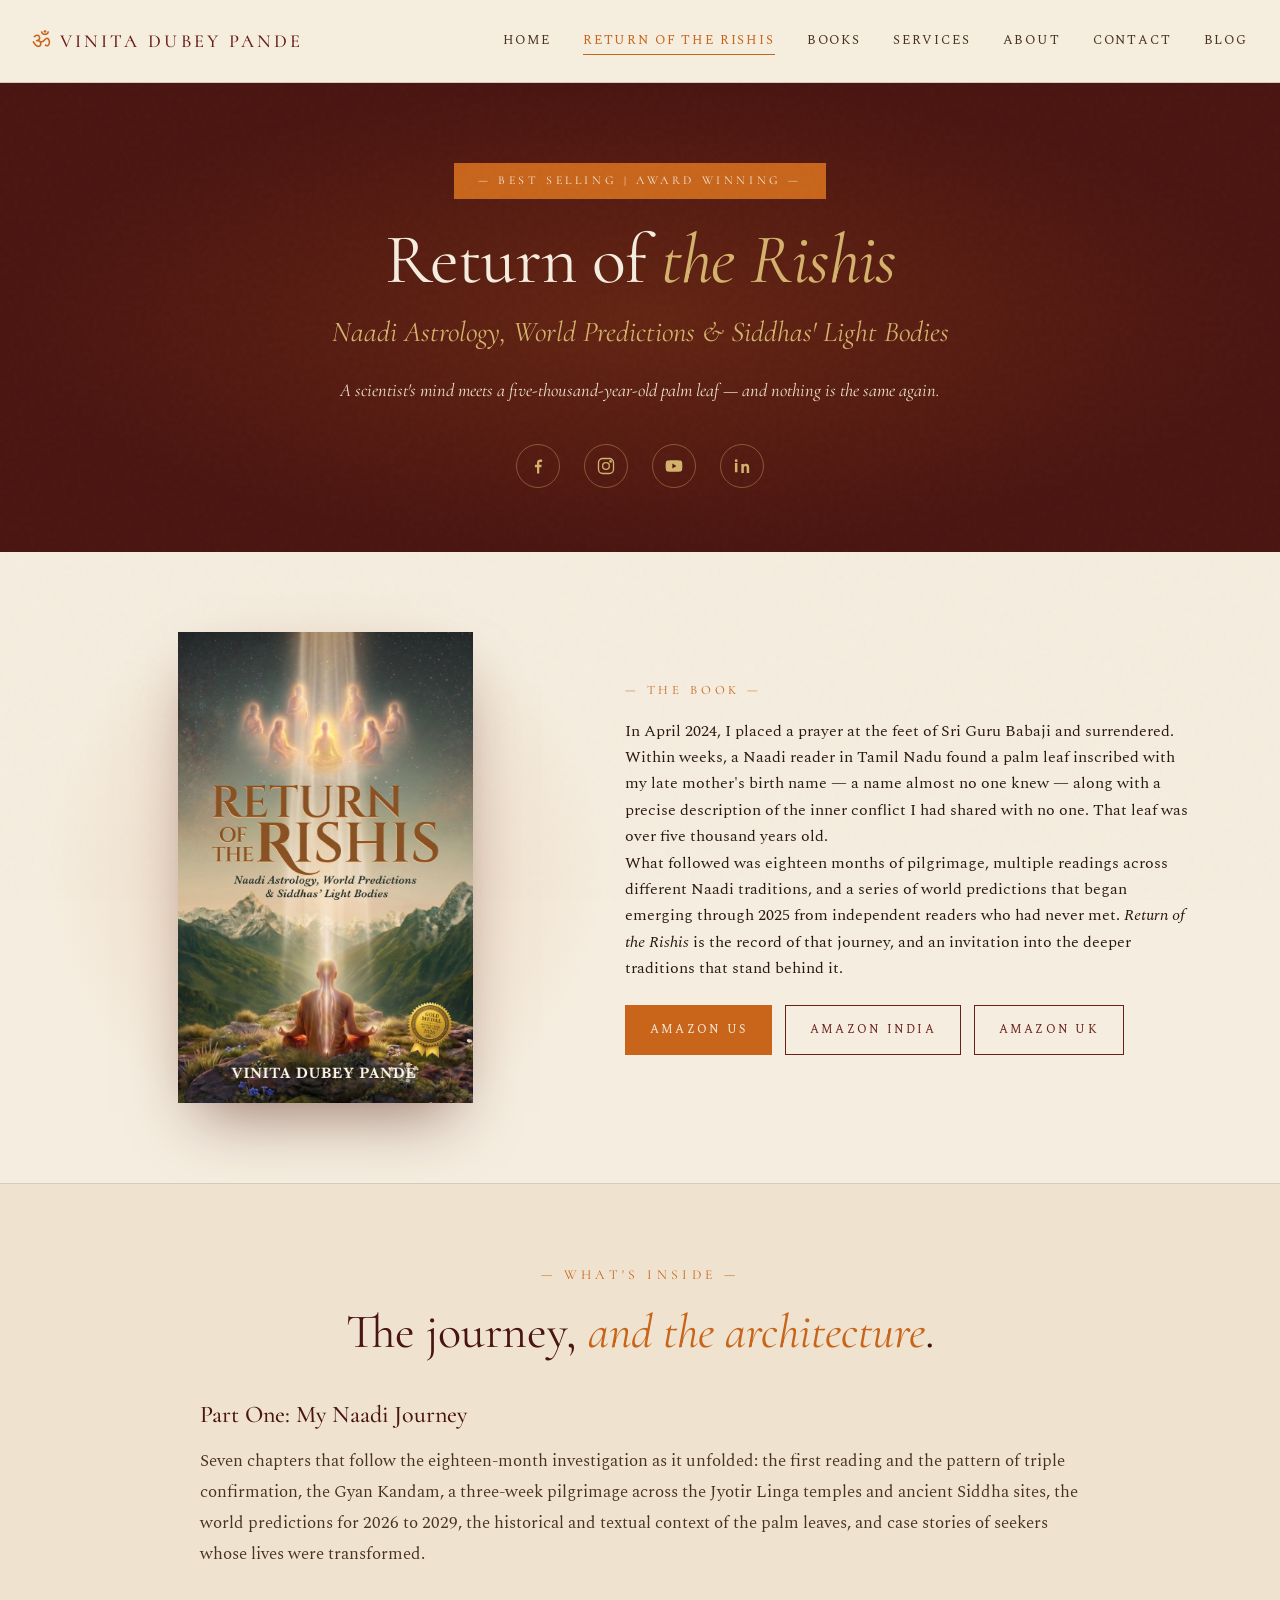
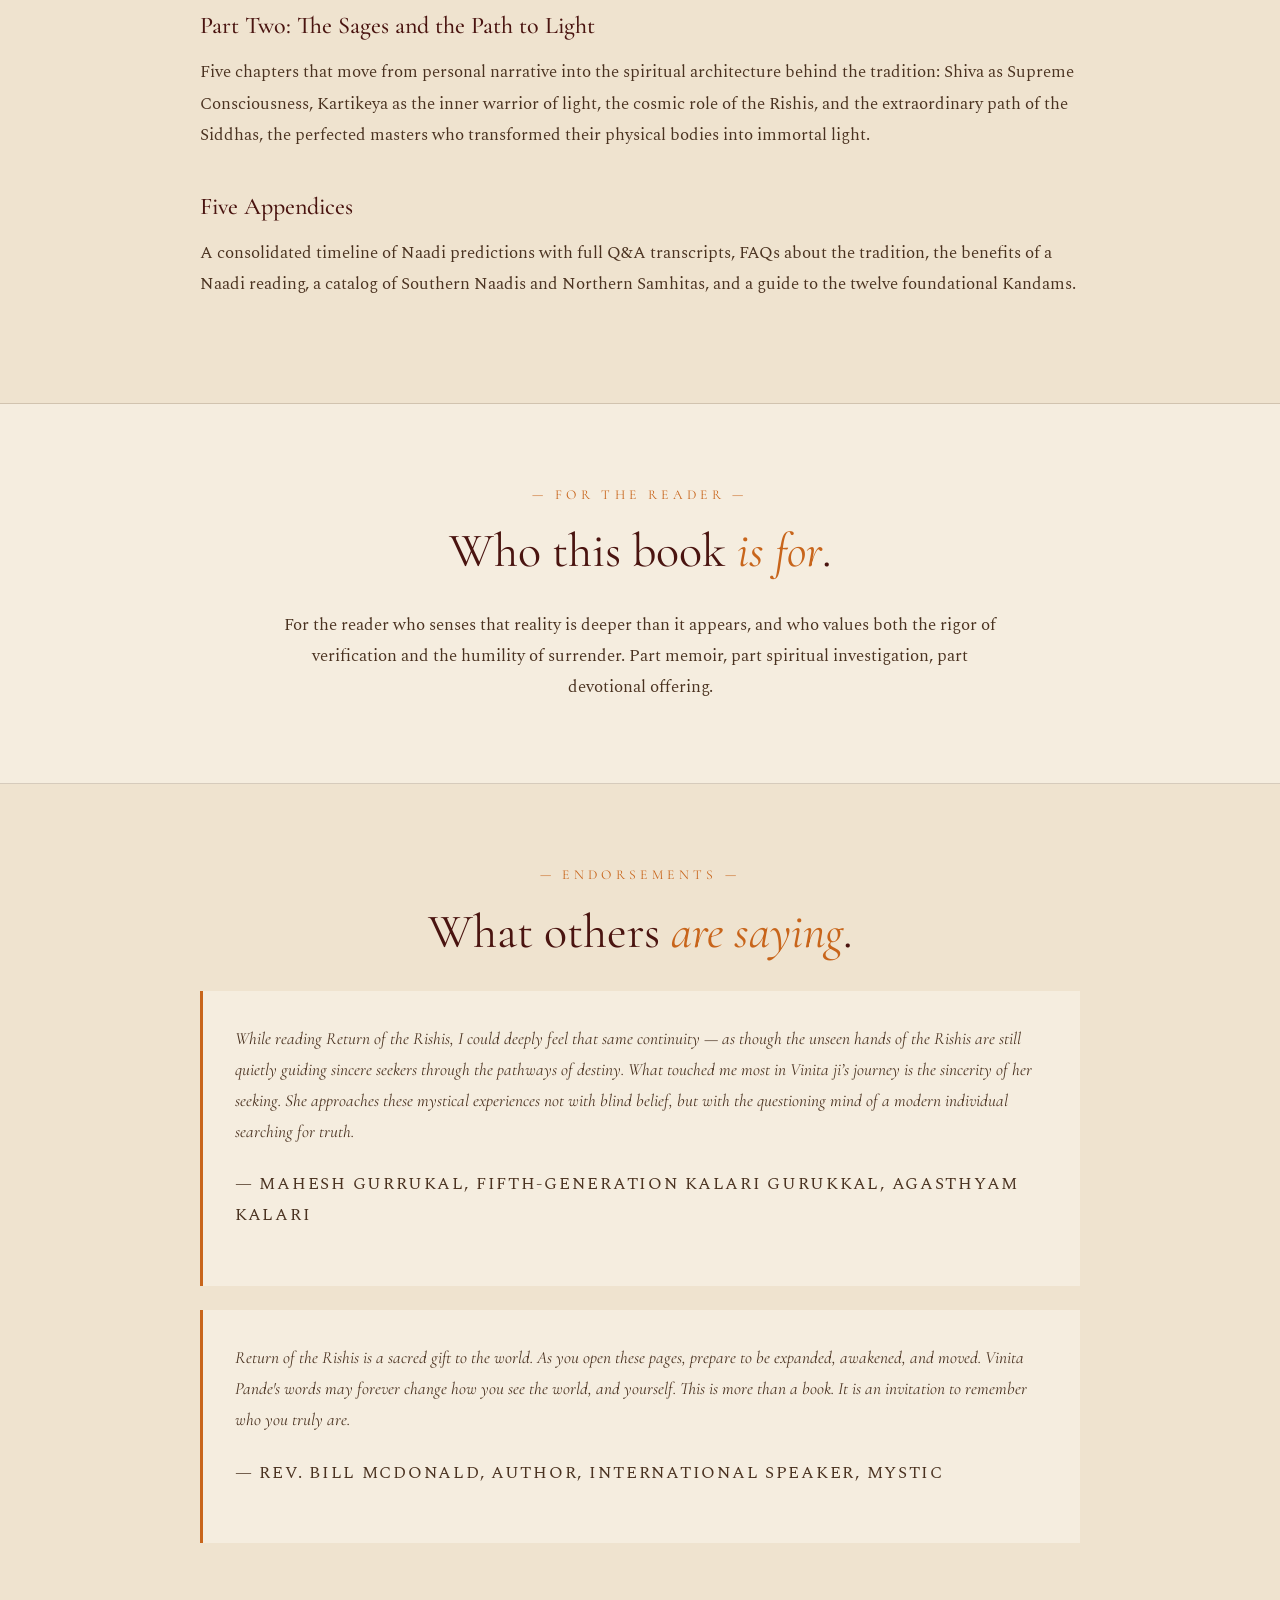
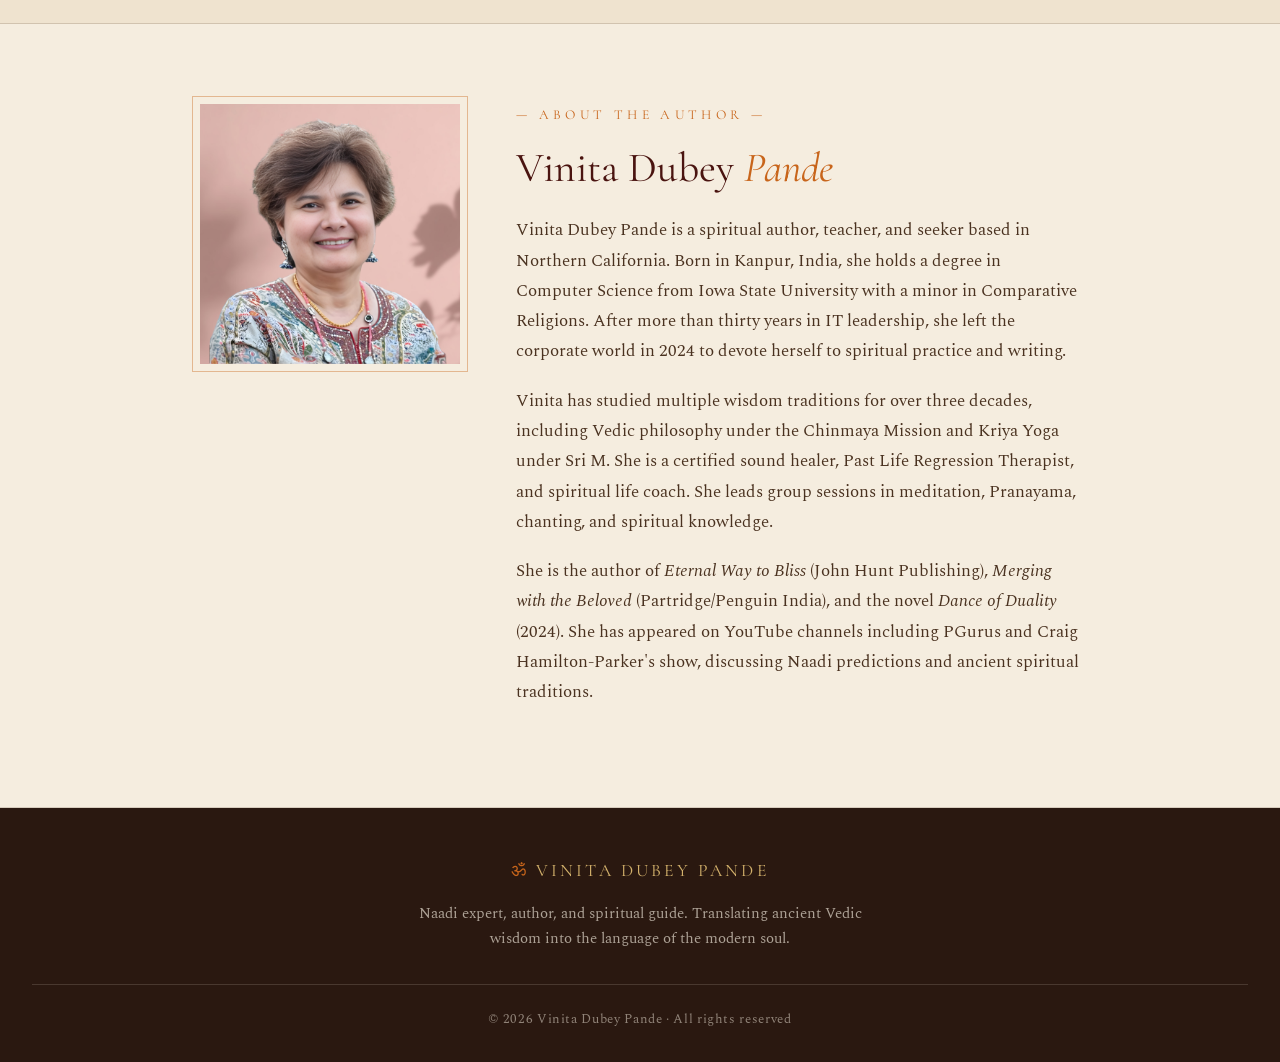
<file: return-of-the-rishis.html>
<!DOCTYPE html>
<html lang="en">
<head>
<meta charset="UTF-8">
<meta name="viewport" content="width=device-width, initial-scale=1.0">
<title>Return of the Rishis — Vinita Dubey Pande</title>
<meta name="description" content="A scientist's mind meets a five-thousand-year-old palm leaf. New book by Vinita Pande, releasing June 18, 2026.">
<meta property="og:type" content="website">
<meta property="og:title" content="Return of the Rishis — by Vinita Dubey Pande">
<meta property="og:description" content="A scientist's mind meets a five-thousand-year-old palm leaf...">
<meta property="og:image" content="https://vinitapande.com/images/return-of-the-rishis.png">
<meta property="og:url" content="https://vinitapande.com/return-of-the-rishis.html">
<meta name="twitter:card" content="summary_large_image">
<link rel="preconnect" href="https://fonts.googleapis.com">
<link rel="preconnect" href="https://fonts.gstatic.com" crossorigin>
<link rel="alternate">
<link href="https://fonts.googleapis.com/css2?family=Cormorant+Garamond:ital,wght@0,300;0,400;0,500;0,600;0,700;1,300;1,400;1,500&family=Spectral:ital,wght@0,300;0,400;0,500;0,600;1,300;1,400&family=Cormorant+Unicase:wght@400;500;600&display=swap" rel="stylesheet">
<link rel="stylesheet" href="styles.css">
<style>
  /* Inner page header */
  .page-hero { background: var(--burgundy-deep); color: var(--cream); padding: 5rem 2rem 4rem; text-align: center; position: relative; overflow: hidden; }
  .page-hero::before { content: ''; position: absolute; inset: 0; background: radial-gradient(ellipse at center, rgba(200, 101, 27, 0.2), transparent 70%); }
  .page-hero-inner { position: relative; max-width: 880px; margin: 0 auto; }
  .page-hero-tag { display: inline-block; background: var(--saffron); color: var(--cream); padding: 0.5rem 1.5rem; font-family: 'Cormorant Unicase', serif; font-size: 0.75rem; letter-spacing: 0.3em; margin-bottom: 1.5rem; }
  .page-hero h1 { font-family: 'Cormorant Garamond', serif; font-size: clamp(2.8rem, 5.5vw, 4.5rem); font-weight: 400; line-height: 1.05; color: var(--cream); margin-bottom: 1rem; letter-spacing: -0.01em; }
  .page-hero h1 em { color: var(--gold-light); font-style: italic; }
  .page-hero-subtitle { font-family: 'Cormorant Garamond', serif; font-style: italic; font-size: clamp(1.3rem, 2.4vw, 1.8rem); color: var(--gold-light); margin-bottom: 1.5rem; line-height: 1.4; }
  .page-hero-tagline { font-family: 'Cormorant Garamond', serif; font-style: italic; font-size: 1.15rem; color: var(--cream-warm); max-width: 640px; margin: 0 auto 2rem; line-height: 1.5; }

  /* Book feature */
  .book-feature { padding: 5rem 2rem; background: var(--cream); border-bottom: 1px solid var(--line); }
  .book-feature-inner { max-width: 1100px; margin: 0 auto; display: grid; grid-template-columns: 1fr 1.2fr; gap: 4rem; align-items: center; }
  .book-feature-img { aspect-ratio: 1; display: flex; align-items: center; justify-content: center; position: relative; }
  .book-feature-img::before { content: ''; position: absolute; inset: -10%; background: radial-gradient(circle at center, rgba(200, 101, 27, 0.18), transparent 70%); }
  .book-feature-img img { max-width: 100%; max-height: 100%; box-shadow: 0 30px 60px -20px rgba(74, 20, 16, 0.5); position: relative; z-index: 1; }
  .book-feature-meta-eyebrow { font-family: 'Cormorant Unicase', serif; font-size: 0.8rem; letter-spacing: 0.3em; color: var(--saffron); margin-bottom: 1rem; text-transform: uppercase; }
  .preorder-pill { display: inline-block; padding: 0.6rem 1.2rem; background: var(--cream-warm); border: 1px solid var(--saffron); margin-bottom: 1.5rem; }
  .preorder-pill-label { font-family: 'Cormorant Unicase', serif; font-size: 0.65rem; letter-spacing: 0.3em; color: var(--saffron); text-transform: uppercase; display: block; margin-bottom: 0.3rem; }
  .preorder-pill-date { font-family: 'Cormorant Garamond', serif; font-size: 1.1rem; color: var(--burgundy-deep); font-weight: 500; }
  .buy-buttons { display: flex; gap: 0.8rem; flex-wrap: wrap; margin-top: 1.5rem; }
  .buy-buttons .btn { padding: 0.85rem 1.5rem; font-size: 0.78rem; }

  /* Content sections */
  .content-section { padding: 5rem 2rem; border-bottom: 1px solid var(--line); position: relative; }
  .content-section.alt-bg { background: var(--cream-warm); }
  .content-inner { max-width: 880px; margin: 0 auto; position: relative; }
  .content-section .section-eyebrow { font-family: 'Cormorant Unicase', serif; font-size: 0.85rem; letter-spacing: 0.32em; color: var(--saffron); margin-bottom: 1.2rem; text-transform: uppercase; text-align: center; }
  .content-section h2 { font-family: 'Cormorant Garamond', serif; font-size: clamp(2.2rem, 4vw, 3rem); font-weight: 400; line-height: 1.1; color: var(--burgundy-deep); margin-bottom: 2rem; text-align: center; }
  .content-section h2 em { font-style: italic; color: var(--saffron); }
  .content-section h3 { font-family: 'Cormorant Garamond', serif; font-size: 1.5rem; font-weight: 500; color: var(--burgundy-deep); margin-top: 2.5rem; margin-bottom: 1rem; line-height: 1.3; }
  .content-section h3 em { font-style: italic; color: var(--saffron); }
  .content-section p { font-size: 1.08rem; line-height: 1.8; color: var(--ink-soft); margin-bottom: 1.4rem; }

  /* Endorsements */
  .endorsements-grid { display: grid; gap: 1.5rem; margin-top: 2rem; }
  .endorsement-card { background: var(--cream); padding: 2rem; border-left: 3px solid var(--saffron); }
  .endorsement-text { font-family: 'Cormorant Garamond', serif; font-style: italic; font-size: 1.08rem; line-height: 1.7; color: var(--ink-soft); margin-bottom: 1rem; }
  .endorsement-attr { font-family: 'Spectral', serif; font-size: 0.82rem; letter-spacing: 0.1em; color: var(--saffron); text-transform: uppercase; }

  /* About Author */
  .author-inner { max-width: 880px; margin: 0 auto; display: grid; grid-template-columns: 260px 1fr; gap: 3.5rem; align-items: start; }
  .author-photo-wrap { position: relative; }
  .author-photo-wrap::before { content: ''; position: absolute; inset: -8px; border: 1px solid var(--saffron); opacity: 0.4; }
  .author-photo-wrap img { width: 100%; display: block; position: relative; z-index: 1; }
  .author-text .section-eyebrow { text-align: left; }
  .author-text h2 { text-align: left; font-size: clamp(1.9rem, 3.5vw, 2.6rem); margin-bottom: 1.5rem; }
  .author-text p { font-size: 1.05rem; line-height: 1.8; color: var(--ink-soft); margin-bottom: 1.2rem; }

  @media (max-width: 640px) {
    .author-inner { grid-template-columns: 1fr; gap: 2rem; }
    .author-photo-wrap { max-width: 220px; margin: 0 auto; }
  }

  @media (max-width: 768px) {
    .book-feature-inner { grid-template-columns: 1fr; gap: 2.5rem; }
    .page-hero, .book-feature, .content-section { padding: 4rem 1.5rem; }
  }

.preorder-notify {
    background: var(--cream);
    border: 1px solid var(--saffron);
    padding: 1.4rem 1.6rem 1.5rem;
    max-width: 460px;
    position: relative;
    margin: 0 0 2rem;
  }

  .preorder-notify-label {
    font-family: 'Cormorant Unicase', serif;
    font-size: 0.7rem;
    letter-spacing: 0.3em;
    color: var(--saffron);
    text-transform: uppercase;
    margin-bottom: 0.3rem;
  }

  .preorder-notify-date {
    font-family: 'Cormorant Garamond', serif;
    font-size: 1.25rem;
    font-style: italic;
    color: var(--burgundy-deep);
    margin-bottom: 1rem;
    line-height: 1.2;
  }

  .preorder-notify-date strong {
    font-style: normal;
    font-weight: 500;
  }

  .preorder-form {
    display: flex;
    gap: 0.5rem;
    flex-wrap: wrap;
  }

  .preorder-form input[type="email"] {
    flex: 1 1 220px;
    min-width: 0;
    padding: 0.85rem 1rem;
    font-family: 'Spectral', serif;
    font-size: 0.95rem;
    color: var(--ink);
    background: rgba(255, 255, 255, 0.6);
    border: 1px solid var(--line);
    border-radius: 0;
    outline: none;
    transition: border-color 0.25s ease, background 0.25s ease;
  }

  .preorder-form input[type="email"]::placeholder {
    color: var(--ink-soft);
    opacity: 0.55;
    font-style: italic;
  }

  .preorder-form input[type="email"]:focus {
    border-color: var(--saffron);
    background: #fff;
  }

  .preorder-form button {
    padding: 0.85rem 1.4rem;
    font-family: 'Spectral', serif;
    font-size: 0.78rem;
    letter-spacing: 0.18em;
    text-transform: uppercase;
    color: var(--cream);
    background: var(--saffron);
    border: 1px solid var(--saffron);
    cursor: pointer;
    transition: background 0.25s ease, border-color 0.25s ease;
    white-space: nowrap;
  }

  .preorder-form button:hover {
    background: var(--saffron-deep);
    border-color: var(--saffron-deep);
  }

  .preorder-form button:disabled {
    opacity: 0.6;
    cursor: wait;
  }

  .preorder-fineprint {
    font-family: 'Cormorant Garamond', serif;
    font-style: italic;
    font-size: 0.88rem;
    color: var(--ink-soft);
    margin-top: 0.8rem;
    opacity: 0.8;
  }

  /* Success + error states (swap-in) */
  .preorder-success,
  .preorder-error {
    display: none;
    font-family: 'Cormorant Garamond', serif;
    font-size: 1.05rem;
    line-height: 1.5;
    padding: 0.4rem 0 0.2rem;
  }
  .preorder-success {
    color: var(--burgundy-deep);
  }
  .preorder-success::before {
    content: '✦';
    color: var(--saffron);
    margin-right: 0.5rem;
  }
  .preorder-error {
    color: #8a2a1a;
    font-style: italic;
  }

  .preorder-notify.is-success .preorder-form,
  .preorder-notify.is-success .preorder-fineprint { display: none; }
  .preorder-notify.is-success .preorder-success    { display: block; }

  .preorder-notify.is-error .preorder-error        { display: block; }

  @media (max-width: 480px) {
    .preorder-form button { flex: 1 1 100%; }
  }
</style>
<link rel="icon" type="image/svg+xml" href="images/favicon.svg">
</head>
<body>

<nav>
  <div class="nav-inner">
    <a href="index.html" class="logo"><span class="om">ॐ</span>VINITA DUBEY PANDE</a>
    <ul class="nav-links" id="navLinks">
      <li><a href="index.html">Home</a></li>
      <li><a href="return-of-the-rishis.html" class="active">Return of the Rishis</a></li>
      <li><a href="books.html">Books</a></li>
      <li><a href="services.html">Services</a></li>
      <li><a href="about.html">About</a></li>
      <li><a href="contact.html">Contact</a></li>
      <li><a href="https://vinitapande.blogspot.com/" target="_blank" rel="noopener" rel="me">Blog</a></li>
    </ul>
    <button class="mobile-toggle" onclick="document.getElementById('navLinks').classList.toggle('open')">☰</button>
  </div>
</nav>

<main id="content">
<header class="page-hero">
  <div class="page-hero-inner">
    <div class="page-hero-tag">— BEST SELLING | AWARD WINNING —</div>
    <h1>Return of <em>the Rishis</em></h1>
    <p class="page-hero-subtitle">Naadi Astrology, World Predictions & Siddhas' Light Bodies</p>
    <p class="page-hero-tagline">A scientist's mind meets a five-thousand-year-old palm leaf — and nothing is the same again.</p>
    <div class="social-row">
      <a href="https://www.facebook.com/profile.php?id=61558713665048" target="_blank" rel="noopener" class="social-link" title="Facebook" aria-label="Facebook">
        <svg viewBox="0 0 24 24" fill="currentColor"><path d="M13.5 21v-7.5h2.5l.4-3h-2.9V8.6c0-.9.2-1.5 1.5-1.5H17V4.4c-.3 0-1.2-.1-2.3-.1-2.3 0-3.9 1.4-3.9 4v2.2H8.3v3h2.5V21h2.7z"/></svg>
      </a>
      <a href="https://www.instagram.com/vinitapande/" target="_blank" rel="noopener" class="social-link" title="Instagram" aria-label="Instagram">
        <svg viewBox="0 0 24 24" fill="none" stroke="currentColor" stroke-width="1.6"><rect x="3" y="3" width="18" height="18" rx="5"/><circle cx="12" cy="12" r="4"/><circle cx="17.5" cy="6.5" r="0.8" fill="currentColor"/></svg>
      </a>
      <a href="https://www.youtube.com/@VinitaDubeyPande" target="_blank" rel="noopener" class="social-link" title="YouTube" aria-label="YouTube">
        <svg viewBox="0 0 24 24" fill="currentColor"><path d="M21.6 7.2c-.2-.9-.9-1.6-1.8-1.8C18.2 5 12 5 12 5s-6.2 0-7.8.4c-.9.2-1.6.9-1.8 1.8C2 8.8 2 12 2 12s0 3.2.4 4.8c.2.9.9 1.6 1.8 1.8 1.6.4 7.8.4 7.8.4s6.2 0 7.8-.4c.9-.2 1.6-.9 1.8-1.8.4-1.6.4-4.8.4-4.8s0-3.2-.4-4.8zM10 15V9l5 3-5 3z"/></svg>
      </a>
      <a href="https://www.linkedin.com/in/vinitapande/" target="_blank" rel="noopener" class="social-link" title="LinkedIn" aria-label="LinkedIn">
        <svg viewBox="0 0 24 24" fill="currentColor"><path d="M6.5 8.5h-3v11h3v-11zM5 4a1.7 1.7 0 100 3.4A1.7 1.7 0 005 4zm15.5 9.2c0-2.7-1.7-3.9-3.4-3.9-1.5 0-2.4.6-2.9 1.4v-1.2h-3v11h3v-5.8c0-1.5.4-2.7 1.9-2.7s1.5 1.4 1.5 2.6v5.9h3v-7.3z"/></svg>
      </a>
    </div>
  </div>
</header>

<section class="book-feature">
  <div class="book-feature-inner">
    <div class="book-feature-img">
      <img src="images/return-of-the-rishis.jpg" alt="Return of the Rishis — Book by Vinita Dubey Pande">
    </div>
    <div>
      <div class="book-feature-meta-eyebrow">— The Book —</div>
      <p>In April 2024, I placed a prayer at the feet of Sri Guru Babaji and surrendered. Within weeks, a Naadi reader in Tamil Nadu found a palm leaf inscribed with my late mother's birth name — a name almost no one knew — along with a precise description of the inner conflict I had shared with no one. That leaf was over five thousand years old.</p>
      <p>What followed was eighteen months of pilgrimage, multiple readings across different Naadi traditions, and a series of world predictions that began emerging through 2025 from independent readers who had never met. <em>Return of the Rishis</em> is the record of that journey, and an invitation into the deeper traditions that stand behind it.</p>

<!-- Remove pre-order form
<div class="preorder-notify" id="preorderNotify">
  <div class="preorder-notify-label">— Pre-order eBook Now · Paperback June 20—</div>
  <div class="preorder-notify-date">
    <em>Pre-orders are open! Be the first to get it</em>
  </div>

  <form class="preorder-form"
        action="https://formspree.io/f/xqenjkyd"
        method="POST"
        novalidate>
    <input type="email"
           name="email"
           placeholder="your@email.com"
           required
           autocomplete="email"
           aria-label="Email address">
   
    <input type="text" name="_gotcha" tabindex="-1" autocomplete="off"
           style="position:absolute;left:-9999px;width:1px;height:1px;opacity:0;">

   
    <input type="hidden" name="source" value="return-of-the-rishis">
    <input type="hidden" name="_subject" value="Pre-order notify — Return of the Rishis">

    <button type="submit">Notify me</button>
  </form>

  <div class="preorder-fineprint">
    No newsletter, no spam. One email when pre-orders open.
  </div> 

  <div class="preorder-success">
    Thank you. You'll hear from me the moment pre-orders open.
  </div>
  <div class="preorder-error">
    Something went wrong — please try again, or write to me directly.
  </div> 
</div>
remove pre-order -->
      
      <div class="buy-buttons">
        <a href="https://a.co/d/08EO1WVr" target="_blank" rel="noopener" class="btn btn-primary">Amazon US</a>
        <a href="https://amzn.in/d/049mT7Dh" target="_blank" rel="noopener" class="btn">Amazon India</a>
        <a href="https://amzn.eu/d/0foszN7k" target="_blank" rel="noopener" class="btn">Amazon UK</a>
      </div>
    </div>
  </div>
</section>

<section class="content-section alt-bg">
  <div class="content-inner">
    <div class="section-eyebrow">— What's Inside —</div>
    <h2>The journey, <em>and the architecture</em>.</h2>

    <h3>Part One: My Naadi Journey</h3>
    <p>Seven chapters that follow the eighteen-month investigation as it unfolded: the first reading and the pattern of triple confirmation, the Gyan Kandam, a three-week pilgrimage across the Jyotir Linga temples and ancient Siddha sites, the world predictions for 2026 to 2029, the historical and textual context of the palm leaves, and case stories of seekers whose lives were transformed.</p>

    <h3>Part Two: The Sages and the Path to Light</h3>
    <p>Five chapters that move from personal narrative into the spiritual architecture behind the tradition: Shiva as Supreme Consciousness, Kartikeya as the inner warrior of light, the cosmic role of the Rishis, and the extraordinary path of the Siddhas, the perfected masters who transformed their physical bodies into immortal light.</p>

    <h3>Five Appendices</h3>
    <p>A consolidated timeline of Naadi predictions with full Q&amp;A transcripts, FAQs about the tradition, the benefits of a Naadi reading, a catalog of Southern Naadis and Northern Samhitas, and a guide to the twelve foundational Kandams.</p>
  </div>
</section>

<section class="content-section">
  <div class="content-inner">
    <div class="section-eyebrow">— For The Reader —</div>
    <h2>Who this book <em>is for</em>.</h2>
    <p style="text-align: center; max-width: 720px; margin: 0 auto;">For the reader who senses that reality is deeper than it appears, and who values both the rigor of verification and the humility of surrender. Part memoir, part spiritual investigation, part devotional offering.</p>
  </div>
</section>

<section class="content-section alt-bg">
  <div class="content-inner">
    <div class="section-eyebrow">— Endorsements —</div>
    <h2>What others <em>are saying</em>.</h2>

    <div class="endorsements-grid">
      <div class="endorsement-card">
        <p class="endorsement-text">While reading Return of the Rishis, I could deeply feel that same continuity — as though the unseen hands of the Rishis are still quietly guiding sincere seekers through the pathways of destiny. What touched me most in Vinita ji’s journey is the sincerity of her seeking. She approaches these mystical experiences not with blind belief, but with the questioning mind of a modern individual searching for truth.</p>
        <p class="endorsement-attr">— Mahesh Gurrukal, Fifth-generation Kalari Gurukkal, Agasthyam Kalari</p>
      </div>

      <div class="endorsement-card">
        <p class="endorsement-text">Return of the Rishis is a sacred gift to the world. As you open these pages, prepare to be expanded, awakened, and moved. Vinita Pande's words may forever change how you see the world, and yourself. This is more than a book. It is an invitation to remember who you truly are.</p>
        <p class="endorsement-attr">— Rev. Bill McDonald, Author, International Speaker, Mystic</p>
      </div>
    </div>
  </div>
</section>

<section class="content-section">
  <div class="author-inner">
    <div class="author-photo-wrap">
      <img src="images/vinita-profile.png" alt="Vinita Dubey Pande">
    </div>
    <div class="author-text">
      <div class="section-eyebrow">— About the Author —</div>
      <h2>Vinita Dubey <em>Pande</em></h2>
      <p>Vinita Dubey Pande is a spiritual author, teacher, and seeker based in Northern California. Born in Kanpur, India, she holds a degree in Computer Science from Iowa State University with a minor in Comparative Religions. After more than thirty years in IT leadership, she left the corporate world in 2024 to devote herself to spiritual practice and writing.</p>
      <p>Vinita has studied multiple wisdom traditions for over three decades, including Vedic philosophy under the Chinmaya Mission and Kriya Yoga under Sri M. She is a certified sound healer, Past Life Regression Therapist, and spiritual life coach. She leads group sessions in meditation, Pranayama, chanting, and spiritual knowledge.</p>
      <p>She is the author of <em>Eternal Way to Bliss</em> (John Hunt Publishing), <em>Merging with the Beloved</em> (Partridge/Penguin India), and the novel <em>Dance of Duality</em> (2024). She has appeared on YouTube channels including PGurus and Craig Hamilton-Parker's show, discussing Naadi predictions and ancient spiritual traditions.</p>
    </div>
  </div>
</section>

<footer>
  <div class="footer-brand"><span class="om">ॐ</span>VINITA DUBEY PANDE</div>
  <p class="footer-tag">Naadi expert, author, and spiritual guide. Translating ancient Vedic wisdom into the language of the modern soul.</p>
  <div class="footer-bottom">© 2026 Vinita Dubey Pande · All rights reserved</div>
</footer>
</main>

<button class="mobile-toggle"
        aria-expanded="false"
        aria-controls="navLinks"
        aria-label="Open menu">☰</button>

<script>
  const observer = new IntersectionObserver((entries) => {
    entries.forEach(entry => { if (entry.isIntersecting) entry.target.classList.add('visible'); });
  }, { threshold: 0.15 });
  document.querySelectorAll('section, .page-hero').forEach(el => {
    el.classList.add('reveal');
    observer.observe(el);
  });
</script>

<script>
  (function () {
    const wrap = document.getElementById('preorderNotify');
    if (!wrap) return;
    const form = wrap.querySelector('.preorder-form');
    const btn  = form.querySelector('button');

    form.addEventListener('submit', async (e) => {
      e.preventDefault();
      wrap.classList.remove('is-error');
      btn.disabled = true;
      btn.textContent = 'Sending…';

      try {
        const res = await fetch(form.action, {
          method: 'POST',
          body: new FormData(form),
          headers: { 'Accept': 'application/json' }
        });
        if (res.ok) {
          wrap.classList.add('is-success');
        } else {
          throw new Error('bad response');
        }
      } catch (err) {
        wrap.classList.add('is-error');
        btn.disabled = false;
        btn.textContent = 'Notify me';
      }
    });
  })();
</script>

</body>
</html>
</file>
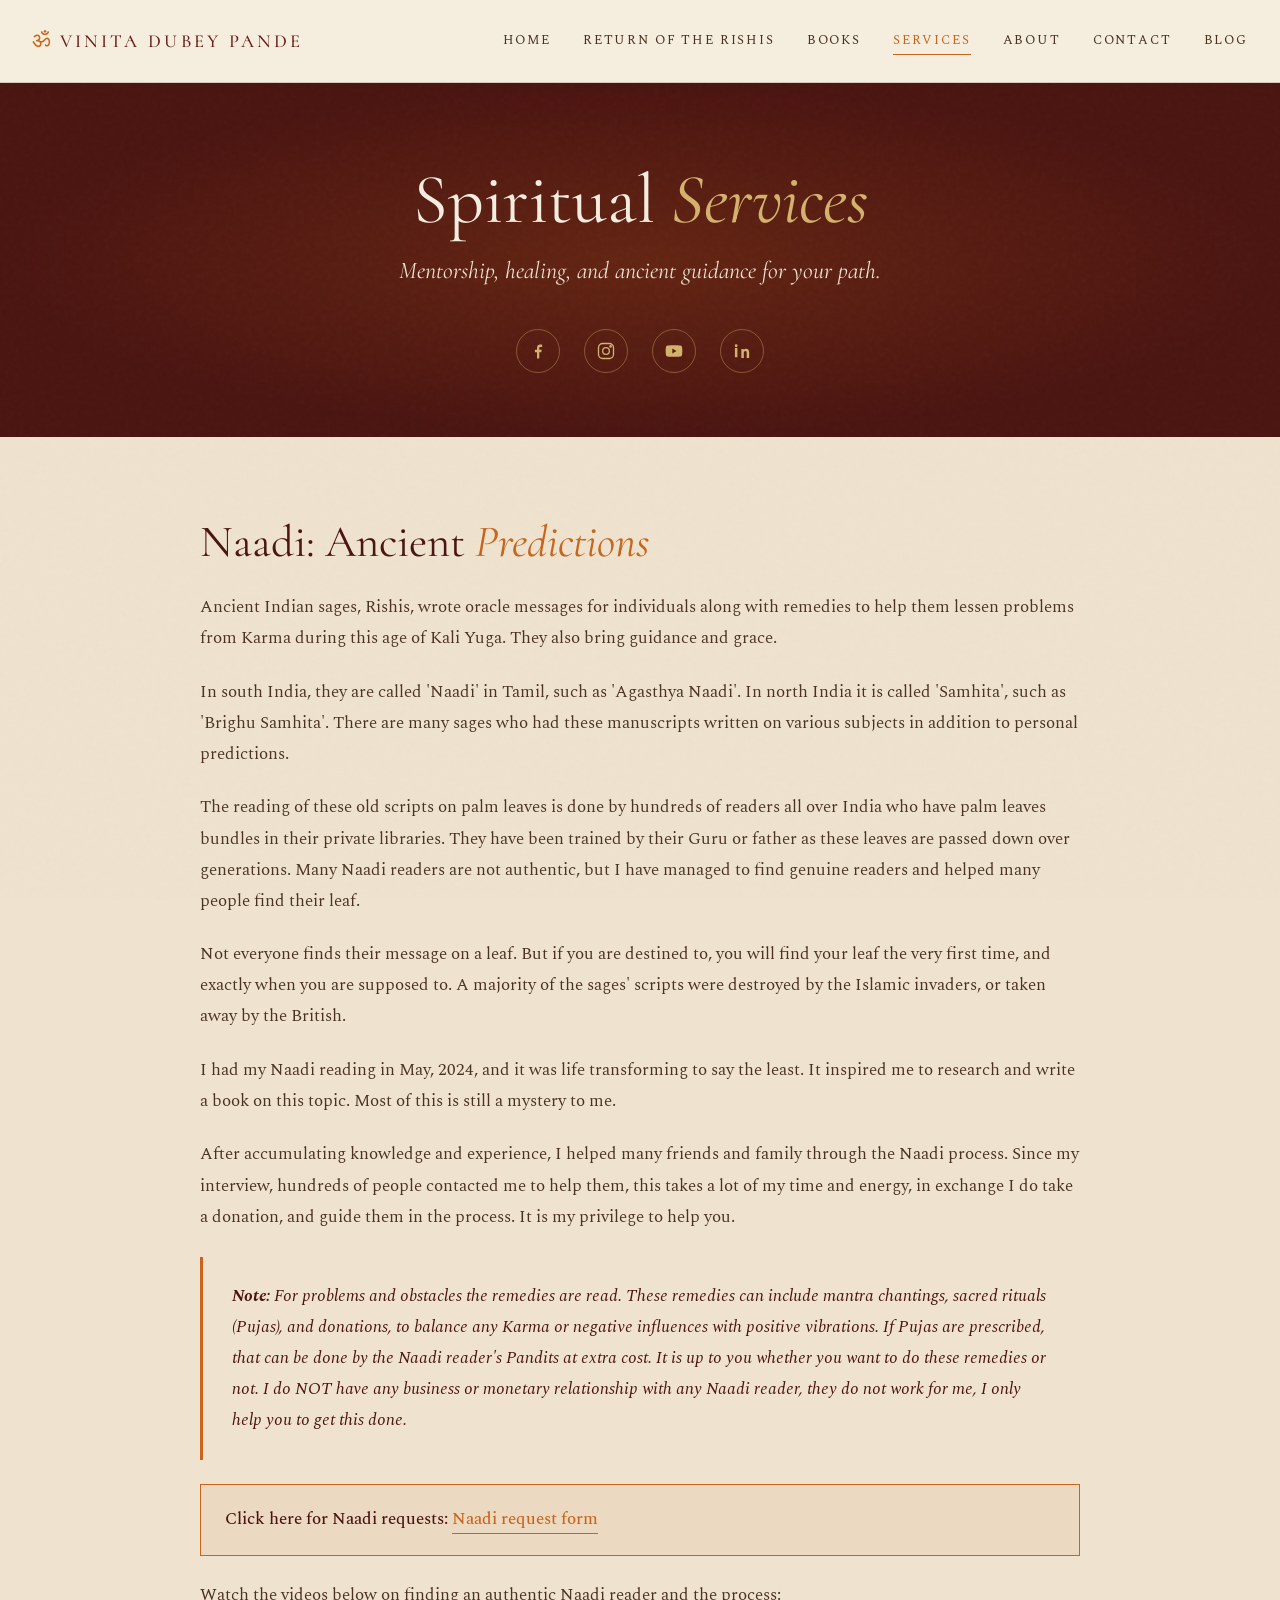
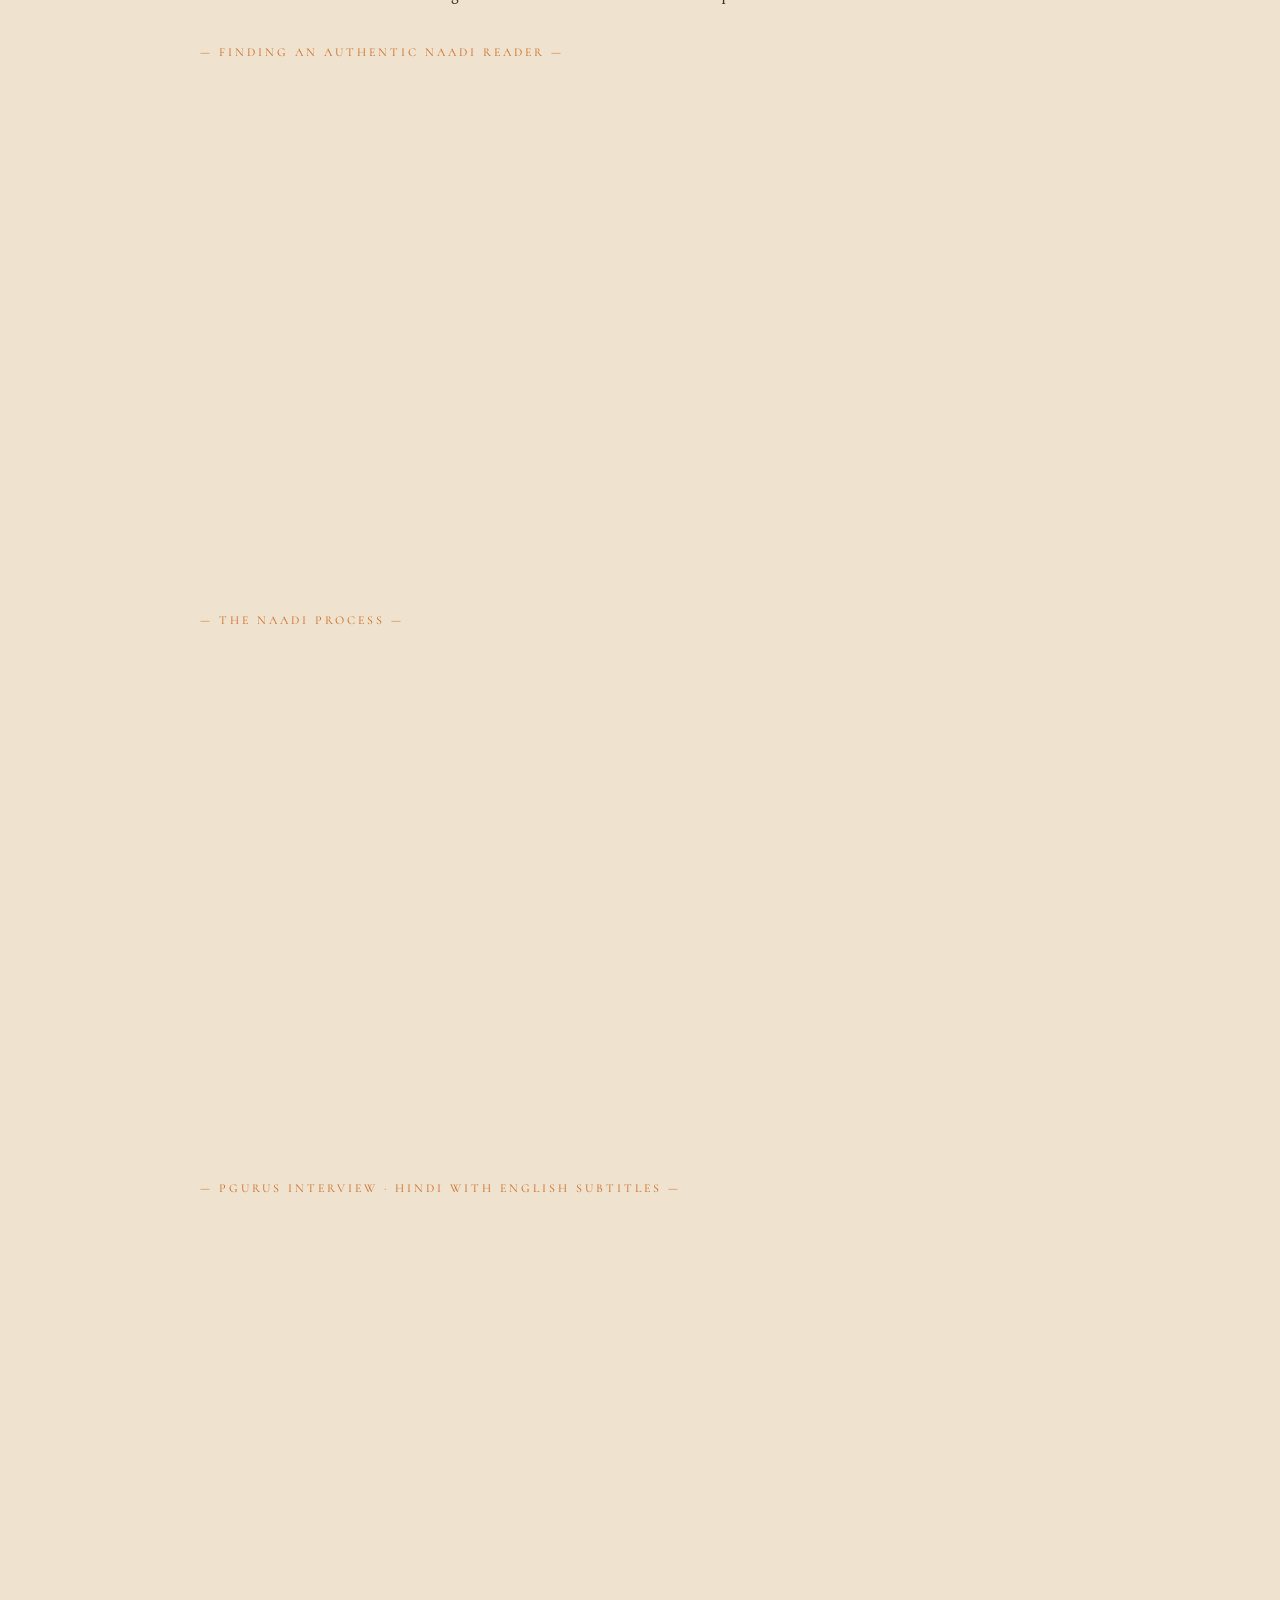
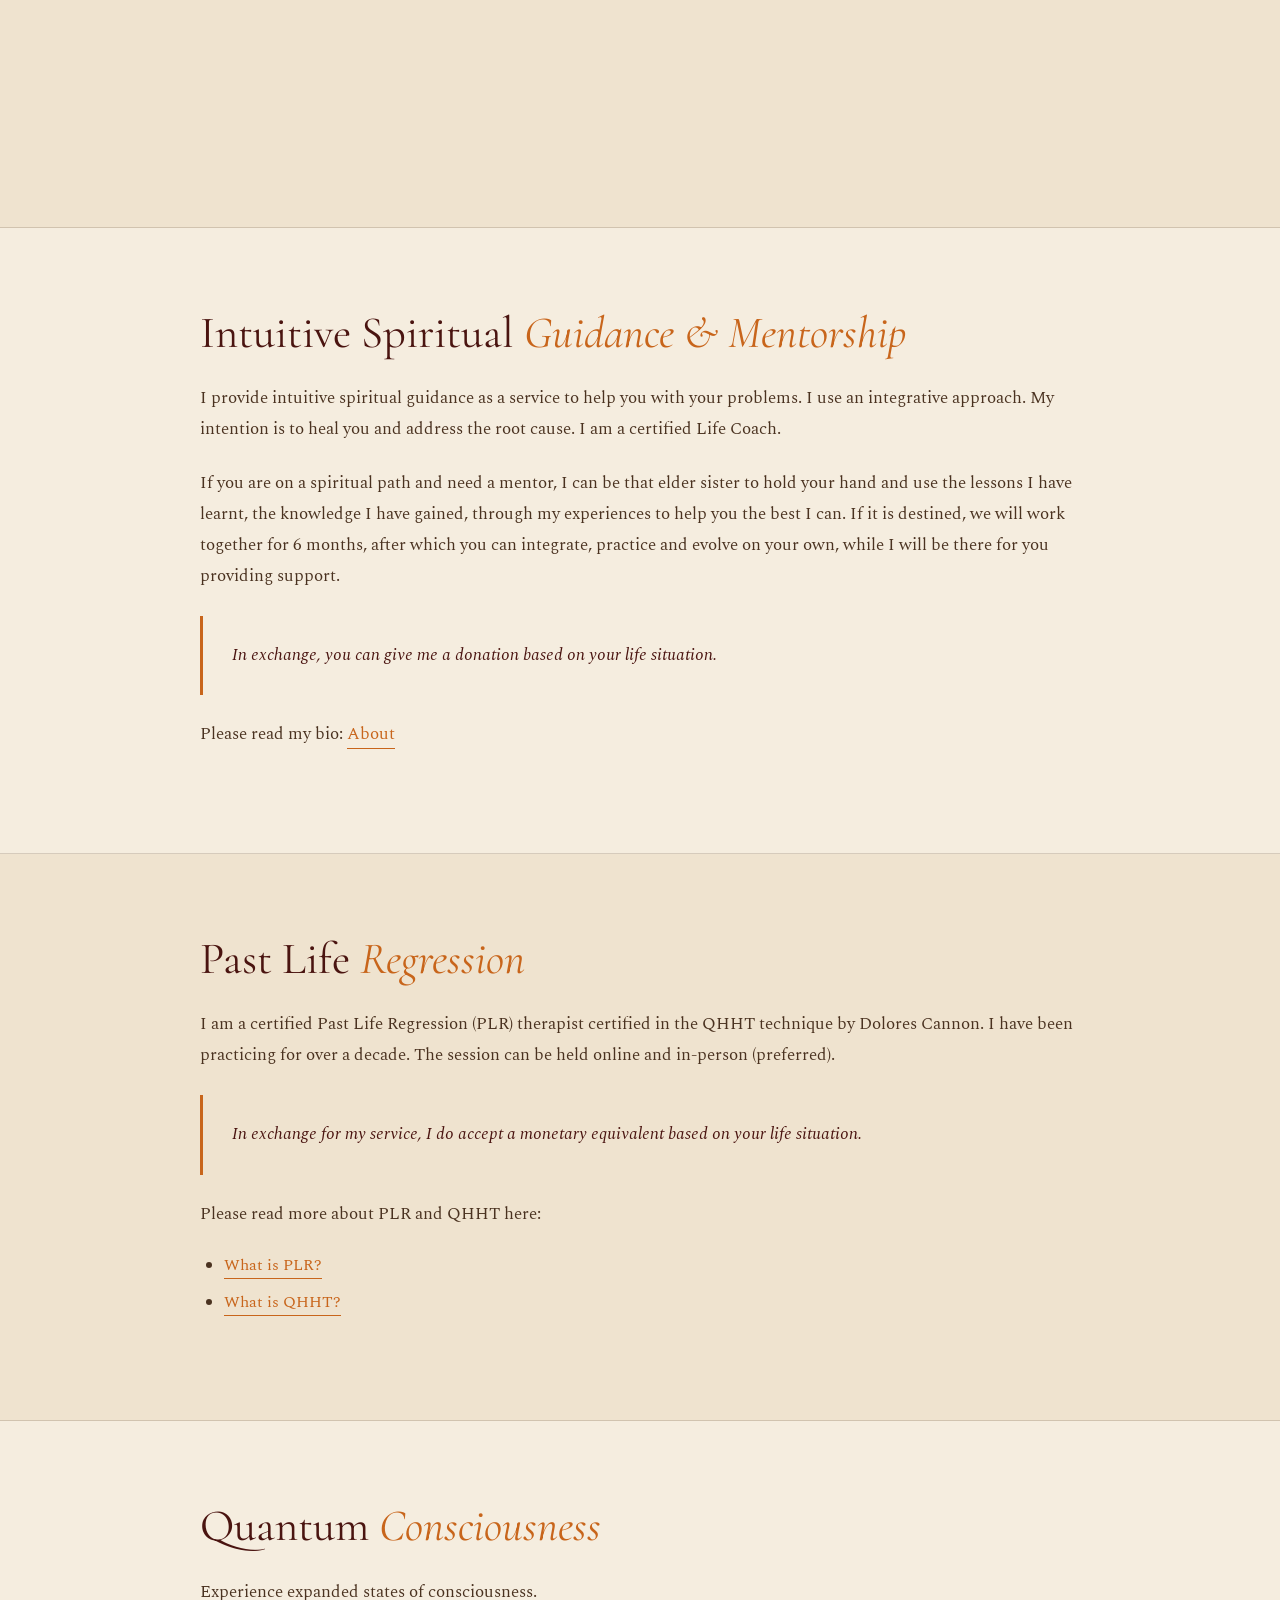
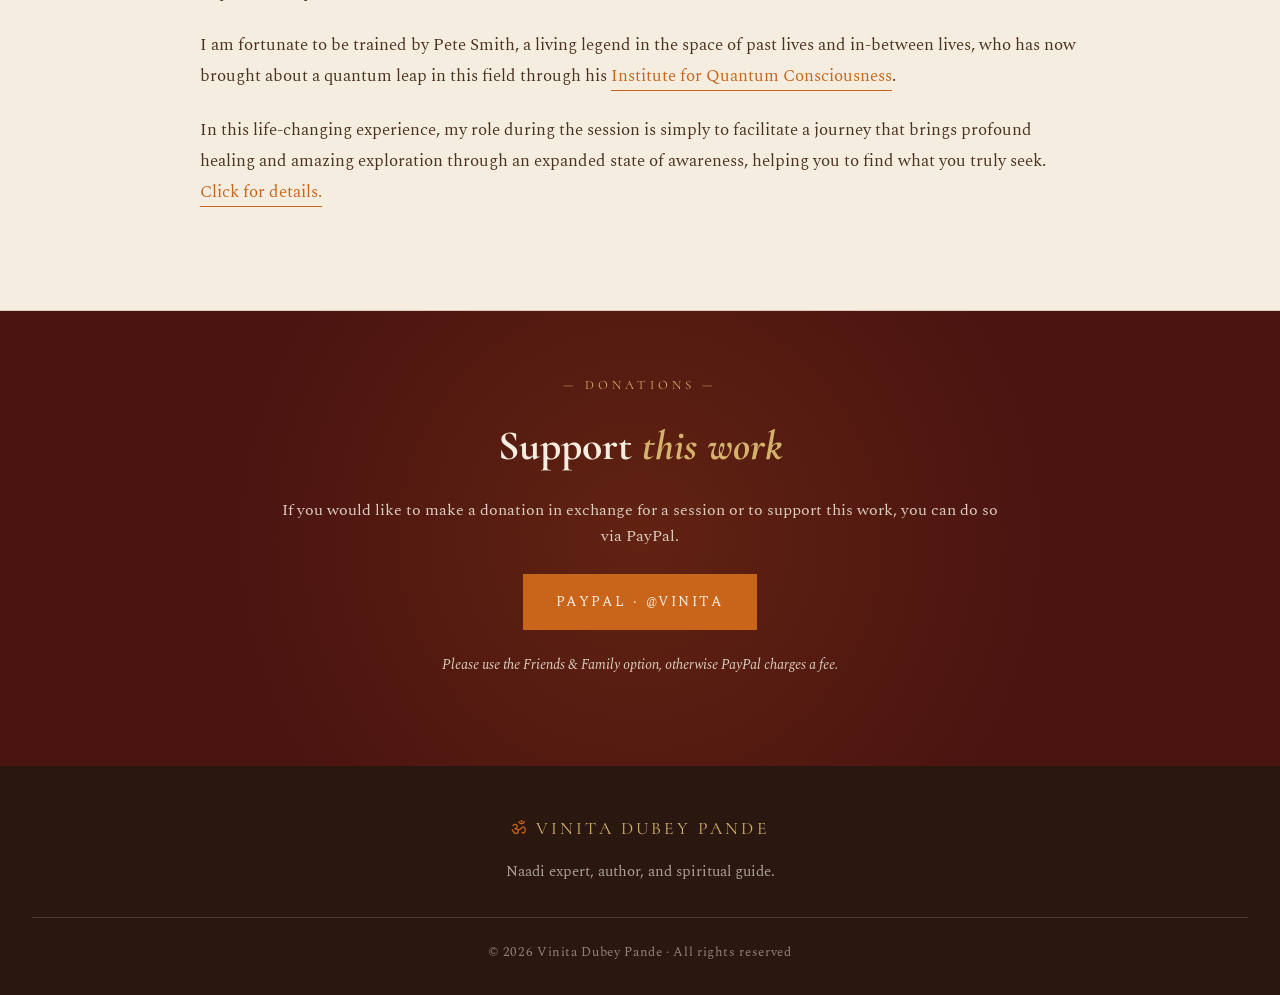
<file: services.html>
<!DOCTYPE html>
<html lang="en">
<head>
<meta charset="UTF-8">
<meta name="viewport" content="width=device-width, initial-scale=1.0">
<title>Services — Vinita Dubey Pande</title>
<meta name="description" content="Spiritual services by Vinita Pande: Intuitive Mentorship, Past Life Regression, Quantum Consciousness, and Naadi readings.">
<meta property="og:type" content="website">
<meta property="og:title" content="Books by Vinita Dubey Pande">
<meta property="og:description" content="Dance of Duality, Merging with the Beloved, Eternal Way to Bliss — and the upcoming Return of the Rishis, releasing June 18, 2026.">
<meta property="og:image" content="https://vinitapande.com/images/dance-of-duality.png">
<meta property="og:url" content="https://vinitapande.com/books.html">
<meta name="twitter:card" content="summary_large_image">
<link rel="preconnect" href="https://fonts.googleapis.com">
<link rel="preconnect" href="https://fonts.gstatic.com" crossorigin>
<link rel="alternate">
<link href="https://fonts.googleapis.com/css2?family=Cormorant+Garamond:ital,wght@0,300;0,400;0,500;0,600;0,700;1,300;1,400;1,500&family=Spectral:ital,wght@0,300;0,400;0,500;0,600;1,300;1,400&family=Cormorant+Unicase:wght@400;500;600&display=swap" rel="stylesheet">
<link rel="stylesheet" href="styles.css">
<style>
  .page-hero { background: var(--burgundy-deep); color: var(--cream); padding: 5rem 2rem 4rem; text-align: center; position: relative; overflow: hidden; }
  .page-hero::before { content: ''; position: absolute; inset: 0; background: radial-gradient(ellipse at center, rgba(200, 101, 27, 0.2), transparent 70%); }
  .page-hero-inner { position: relative; max-width: 880px; margin: 0 auto; }
  .page-hero h1 { font-family: 'Cormorant Garamond', serif; font-size: clamp(2.8rem, 5.5vw, 4.5rem); font-weight: 400; line-height: 1.05; color: var(--cream); margin-bottom: 1rem; }
  .page-hero h1 em { color: var(--gold-light); font-style: italic; }
  .page-hero-subtitle { font-family: 'Cormorant Garamond', serif; font-style: italic; font-size: clamp(1.2rem, 2vw, 1.5rem); color: var(--cream-warm); max-width: 640px; margin: 0 auto; line-height: 1.5; }

  .service-block { padding: 5rem 2rem; border-bottom: 1px solid var(--line); }
  .service-block.alt-bg { background: var(--cream-warm); }
  .service-inner { max-width: 880px; margin: 0 auto; }
  .service-eyebrow { font-family: 'Cormorant Unicase', serif; font-size: 0.8rem; letter-spacing: 0.32em; color: var(--saffron); margin-bottom: 1rem; text-transform: uppercase; }
  .service-block h2 { font-family: 'Cormorant Garamond', serif; font-size: clamp(2.1rem, 3.8vw, 2.8rem); font-weight: 400; line-height: 1.15; color: var(--burgundy-deep); margin-bottom: 1.5rem; }
  .service-block h2 em { font-style: italic; color: var(--saffron); }
  .service-block p { font-size: 1.08rem; line-height: 1.8; color: var(--ink-soft); margin-bottom: 1.4rem; }
  .service-block ul { margin: 1rem 0 1.5rem 1.5rem; }
  .service-block ul li { margin-bottom: 0.6rem; line-height: 1.7; color: var(--ink-soft); }
  .service-block a { color: var(--saffron); border-bottom: 1px solid currentColor; padding-bottom: 1px; }
  .service-block a:hover { color: var(--saffron-deep); }

  .service-callout { background: var(--cream); border-left: 3px solid var(--saffron); padding: 1.5rem 1.8rem; margin: 1.5rem 0; }
  .service-block.alt-bg .service-callout { background: var(--cream-light); }
  .service-callout p { margin-bottom: 0; font-style: italic; color: var(--burgundy-deep); }

  .service-notice { background: rgba(200, 101, 27, 0.08); border: 1px solid var(--saffron); padding: 1.2rem 1.5rem; margin: 1.5rem 0; }
  .service-notice p { margin-bottom: 0; font-weight: 500; color: var(--burgundy-deep); }

  .video-wrap { margin: 2rem 0; }
  .video-wrap-label { font-family: 'Cormorant Unicase', serif; font-size: 0.75rem; letter-spacing: 0.25em; color: var(--saffron); margin-bottom: 0.8rem; text-transform: uppercase; }
  .video-embed { aspect-ratio: 16/9; width: 100%; border: none; }

  .donation-section { background: var(--burgundy-deep); color: var(--cream); padding: 4rem 2rem; text-align: center; position: relative; overflow: hidden; }
  .donation-section::before { content: ''; position: absolute; inset: 0; background: radial-gradient(circle at 50% 50%, rgba(200, 101, 27, 0.18), transparent 60%); }
  .donation-inner { position: relative; max-width: 720px; margin: 0 auto; }
  .donation-section h2 { font-family: 'Cormorant Garamond', serif; font-size: clamp(2rem, 3.6vw, 2.6rem); color: var(--cream); margin-bottom: 1rem; }
  .donation-section h2 em { font-style: italic; color: var(--gold-light); }
  .donation-section p { color: rgba(245, 237, 223, 0.85); margin-bottom: 1.5rem; }

  @media (max-width: 768px) {
    .page-hero, .service-block, .donation-section { padding: 4rem 1.5rem; }
  }
</style>
<link rel="icon" type="image/svg+xml" href="images/favicon.svg">
</head>

<body>

<nav>
  <div class="nav-inner">
    <a href="index.html" class="logo"><span class="om">ॐ</span>VINITA DUBEY PANDE</a>
    <ul class="nav-links" id="navLinks">
      <li><a href="index.html">Home</a></li>
      <li><a href="return-of-the-rishis.html">Return of the Rishis</a></li>
      <li><a href="books.html">Books</a></li>
      <li><a href="services.html" class="active">Services</a></li>
      <li><a href="about.html">About</a></li>
      <li><a href="contact.html">Contact</a></li>
      <li><a href="https://vinitapande.blogspot.com/" target="_blank" rel="noopener" rel="me">Blog</a></li>
    </ul>
    <button class="mobile-toggle" onclick="document.getElementById('navLinks').classList.toggle('open')">☰</button>
  </div>
</nav>

<!-- HERO -->
<main id="content">
<header class="page-hero">
  <div class="page-hero-inner">
    <h1>Spiritual <em>Services</em></h1>
    <p class="page-hero-subtitle">Mentorship, healing, and ancient guidance for your path.</p>
    <div class="social-row">
      <a href="https://www.facebook.com/profile.php?id=61558713665048" target="_blank" rel="noopener" class="social-link" title="Facebook" aria-label="Facebook">
        <svg viewBox="0 0 24 24" fill="currentColor"><path d="M13.5 21v-7.5h2.5l.4-3h-2.9V8.6c0-.9.2-1.5 1.5-1.5H17V4.4c-.3 0-1.2-.1-2.3-.1-2.3 0-3.9 1.4-3.9 4v2.2H8.3v3h2.5V21h2.7z"/></svg>
      </a>
      <a href="https://www.instagram.com/vinitapande/" target="_blank" rel="noopener" class="social-link" title="Instagram" aria-label="Instagram">
        <svg viewBox="0 0 24 24" fill="none" stroke="currentColor" stroke-width="1.6"><rect x="3" y="3" width="18" height="18" rx="5"/><circle cx="12" cy="12" r="4"/><circle cx="17.5" cy="6.5" r="0.8" fill="currentColor"/></svg>
      </a>
      <a href="https://www.youtube.com/@VinitaDubeyPande" target="_blank" rel="noopener" class="social-link" title="YouTube" aria-label="YouTube">
        <svg viewBox="0 0 24 24" fill="currentColor"><path d="M21.6 7.2c-.2-.9-.9-1.6-1.8-1.8C18.2 5 12 5 12 5s-6.2 0-7.8.4c-.9.2-1.6.9-1.8 1.8C2 8.8 2 12 2 12s0 3.2.4 4.8c.2.9.9 1.6 1.8 1.8 1.6.4 7.8.4 7.8.4s6.2 0 7.8-.4c.9-.2 1.6-.9 1.8-1.8.4-1.6.4-4.8.4-4.8s0-3.2-.4-4.8zM10 15V9l5 3-5 3z"/></svg>
      </a>
      <a href="https://www.linkedin.com/in/vinitapande/" target="_blank" rel="noopener" class="social-link" title="LinkedIn" aria-label="LinkedIn">
        <svg viewBox="0 0 24 24" fill="currentColor"><path d="M6.5 8.5h-3v11h3v-11zM5 4a1.7 1.7 0 100 3.4A1.7 1.7 0 005 4zm15.5 9.2c0-2.7-1.7-3.9-3.4-3.9-1.5 0-2.4.6-2.9 1.4v-1.2h-3v11h3v-5.8c0-1.5.4-2.7 1.9-2.7s1.5 1.4 1.5 2.6v5.9h3v-7.3z"/></svg>
      </a>
    </div>
  </div>
</header>

<!-- NAADI -->
<section class="service-block alt-bg">
  <div class="service-inner">
    <!-- <div class="service-eyebrow">— Service Three —</div> -->
    <h2>Naadi: Ancient <em>Predictions</em></h2>
    <p>Ancient Indian sages, Rishis, wrote oracle messages for individuals along with remedies to help them lessen problems from Karma during this age of Kali Yuga. They also bring guidance and grace.</p>
    <p>In south India, they are called 'Naadi' in Tamil, such as 'Agasthya Naadi'. In north India it is called 'Samhita', such as 'Brighu Samhita'. There are many sages who had these manuscripts written on various subjects in addition to personal predictions.</p>
    <p>The reading of these old scripts on palm leaves is done by hundreds of readers all over India who have palm leaves bundles in their private libraries. They have been trained by their Guru or father as these leaves are passed down over generations. Many Naadi readers are not authentic, but I have managed to find genuine readers and helped many people find their leaf.</p>
    <p>Not everyone finds their message on a leaf. But if you are destined to, you will find your leaf the very first time, and exactly when you are supposed to. A majority of the sages' scripts were destroyed by the Islamic invaders, or taken away by the British.</p>
    <p>I had my Naadi reading in May, 2024, and it was life transforming to say the least. It inspired me to research and write a book on this topic. Most of this is still a mystery to me.</p>
    <p>After accumulating knowledge and experience, I helped many friends and family through the Naadi process. Since my interview, hundreds of people contacted me to help them, this takes a lot of my time and energy, in exchange I do take a donation, and guide them in the process. It is my privilege to help you.</p>

    <div class="service-callout">
      <p><strong>Note:</strong> For problems and obstacles the remedies are read. These remedies can include mantra chantings, sacred rituals (Pujas), and donations, to balance any Karma or negative influences with positive vibrations. If Pujas are prescribed, that can be done by the Naadi reader's Pandits at extra cost. It is up to you whether you want to do these remedies or not. I do NOT have any business or monetary relationship with any Naadi reader, they do not work for me, I only help you to get this done.</p>
    </div>

    <div class="service-notice">
      <p>Click here for Naadi requests: <a href="https://forms.gle/92ELbCoVwEeYRGFW8" target="_blank" rel="noopener">Naadi request form</a> </p> 
    </div>

    <p>Watch the videos below on finding an authentic Naadi reader and the process:</p>

    <div class="video-wrap">
      <div class="video-wrap-label">— Finding an Authentic Naadi Reader —</div>
      <iframe class="video-embed" src="https://www.youtube.com/embed/tAQbtB02NtM" title="Naadi Reader Guide" frameborder="0" allow="accelerometer; autoplay; clipboard-write; encrypted-media; gyroscope; picture-in-picture" allowfullscreen></iframe>
    </div>

    <div class="video-wrap">
      <div class="video-wrap-label">— The Naadi Process —</div>
      <iframe class="video-embed" src="https://www.youtube.com/embed/Q2aHqqYxMFY" title="Naadi Process" frameborder="0" allow="accelerometer; autoplay; clipboard-write; encrypted-media; gyroscope; picture-in-picture" allowfullscreen></iframe>
    </div>

    <div class="video-wrap">
      <div class="video-wrap-label">— PGurus Interview · Hindi with English Subtitles —</div>
      <iframe class="video-embed" src="https://www.youtube.com/embed/tKyo_iFpNnE" title="PGurus Naadi Interview" frameborder="0" allow="accelerometer; autoplay; clipboard-write; encrypted-media; gyroscope; picture-in-picture" allowfullscreen></iframe>
    </div>
  </div>
</section>
  
<!-- INTUITIVE GUIDANCE -->
<section class="service-block">
  <div class="service-inner">
    <!-- <div class="service-eyebrow">— Service One —</div> -->
    <h2>Intuitive Spiritual <em>Guidance &amp; Mentorship</em></h2>
    <p>I provide intuitive spiritual guidance as a service to help you with your problems. I use an integrative approach. My intention is to heal you and address the root cause. I am a certified Life Coach.</p>
    <p>If you are on a spiritual path and need a mentor, I can be that elder sister to hold your hand and use the lessons I have learnt, the knowledge I have gained, through my experiences to help you the best I can. If it is destined, we will work together for 6 months, after which you can integrate, practice and evolve on your own, while I will be there for you providing support.</p>
    <div class="service-callout">
      <p>In exchange, you can give me a donation based on your life situation.</p>
    </div>
    <p>Please read my bio: <a href="about.html">About</a></p>
  </div>
</section>

<!-- PAST LIFE REGRESSION -->
<section class="service-block alt-bg">
  <div class="service-inner">
    <!-- <div class="service-eyebrow">— Service Two —</div> -->
    <h2>Past Life <em>Regression</em></h2>
    <p>I am a certified Past Life Regression (PLR) therapist certified in the QHHT technique by Dolores Cannon. I have been practicing for over a decade. The session can be held online and in-person (preferred).</p>
    <div class="service-callout">
      <p>In exchange for my service, I do accept a monetary equivalent based on your life situation.</p>
    </div>
    <p>Please read more about PLR and QHHT here:</p>
    <ul>
      <li><a href="https://heal.me/articles/thetahealing-quantum-healing-hypnosiswhat-to-expect-article" target="_blank" rel="noopener">What is PLR?</a></li>
      <li><a href="https://www.dolorescannon.com/about-qhht/" target="_blank" rel="noopener">What is QHHT?</a></li>
    </ul>
  </div>
</section>

<!-- QUANTUM CONSCIOUSNESS -->
<section class="service-block">
  <div class="service-inner">
    <!-- <div class="service-eyebrow">— Service Two —</div> -->
    <h2>Quantum <em>Consciousness</em></h2>
    <p>Experience expanded states of consciousness.</p>
    <p>I am fortunate to be trained by Pete Smith, a living legend in the space of past lives and in-between lives, who has now brought about a quantum leap in this field through his <a href="https://www.instituteforquantumconsciousness.com/" target="_blank" rel="noopener">Institute for Quantum Consciousness</a>.</p>
    <p>In this life-changing experience, my role during the session is simply to facilitate a journey that brings profound healing and amazing exploration through an expanded state of awareness, helping you to find what you truly seek. <a href="https://www.instituteforquantumconsciousness.com/what-it-is.html" target="_blank" rel="noopener">Click for details.</a></p>
  </div>
</section>

<!-- DONATIONS -->
<section class="donation-section">
  <div class="donation-inner">
    <div class="service-eyebrow" style="color: var(--gold-light);">— Donations —</div>
    <h2>Support <em>this work</em></h2>
    <p>If you would like to make a donation in exchange for a session or to support this work, you can do so via PayPal.</p>
    <a href="https://www.paypal.com/paypalme/Vinita" target="_blank" rel="noopener" class="btn btn-primary">PayPal · @Vinita</a>
    <p style="font-size: 0.9rem; margin-top: 1.5rem; font-style: italic;">Please use the Friends &amp; Family option, otherwise PayPal charges a fee.</p>
  </div>
</section>

<footer>
  <div class="footer-brand"><span class="om">ॐ</span>VINITA DUBEY PANDE</div>
  <p class="footer-tag">Naadi expert, author, and spiritual guide.</p>
  <div class="footer-bottom">© 2026 Vinita Dubey Pande · All rights reserved</div>
</footer>
</main>

</body>
</html>
</file>
<file: styles.css>
:root {
    --cream: #F5EDDF;
    --cream-warm: #EFE3CF;
    --cream-deep: #E8D9BD;
    --saffron: #C8651B;
    --saffron-deep: #A4500F;
    --burgundy: #6B1F1A;
    --burgundy-deep: #4A1410;
    --gold: #B8923E;
    --gold-light: #D4B26C;
    --ink: #2A1810;
    --ink-soft: #4A3220;
    --line: rgba(74, 50, 32, 0.18);
  }

  * { box-sizing: border-box; margin: 0; padding: 0; }
  html { scroll-behavior: smooth; }

  body {
    font-family: 'Spectral', Georgia, serif;
    background: var(--cream);
    color: var(--ink);
    line-height: 1.65;
    font-weight: 400;
    overflow-x: hidden;
  }

  body::before {
    content: '';
    position: fixed;
    inset: 0;
    pointer-events: none;
    z-index: 1;
    opacity: 0.35;
    background-image: url("data:image/svg+xml,%3Csvg viewBox='0 0 200 200' xmlns='http://www.w3.org/2000/svg'%3E%3Cfilter id='noiseFilter'%3E%3CfeTurbulence type='fractalNoise' baseFrequency='0.85' numOctaves='3' stitchTiles='stitch'/%3E%3C/filter%3E%3Crect width='100%25' height='100%25' filter='url(%23noiseFilter)' opacity='0.08'/%3E%3C/svg%3E");
  }

  a { color: inherit; text-decoration: none; }

  nav {
    position: sticky; top: 0; z-index: 100;
    background: rgba(245, 237, 223, 0.94);
    backdrop-filter: blur(12px); -webkit-backdrop-filter: blur(12px);
    border-bottom: 1px solid var(--line);
  }
  .nav-inner { max-width: 1280px; margin: 0 auto; padding: 1.4rem 2rem; display: flex; justify-content: space-between; align-items: center; }
  .logo { font-family: 'Cormorant Unicase', serif; font-size: 1.15rem; font-weight: 500; letter-spacing: 0.18em; color: var(--burgundy); }
  .logo .om { color: var(--saffron); font-size: 1.4rem; margin-right: 0.4rem; }
  .nav-links { display: flex; gap: 2rem; list-style: none; font-family: 'Spectral', serif; font-size: 0.82rem; letter-spacing: 0.14em; text-transform: uppercase; }
  .nav-links a { color: var(--ink-soft); transition: color 0.3s ease; padding-bottom: 4px; }
  .nav-links a:hover { color: var(--saffron); }
  .nav-links a.active { color: var(--saffron); border-bottom: 1px solid var(--saffron); }
  .mobile-toggle { display: none; background: none; border: none; cursor: pointer; color: var(--burgundy); font-size: 1.5rem; }

  /* HERO — Image Backdrop */
  .hero {
    position: relative;
    padding: 3.5rem 2rem 3rem;
    text-align: center;
    overflow: hidden;
    background: var(--burgundy-deep);
    color: var(--cream);
    display: flex;
    align-items: center;
    justify-content: center;
  }

  .hero::before {
    content: '';
    position: absolute;
    inset: 0;
    background: radial-gradient(ellipse at center, rgba(200, 101, 27, 0.18) 0%, rgba(74, 20, 16, 0.4) 50%, var(--burgundy-deep) 100%);
    z-index: 2;
  }

  .hero-inner {
    max-width: 880px;
    margin: 0 auto;
    position: relative;
    z-index: 3;
  }

  .hero-eyebrow {
    font-family: 'Cormorant Unicase', serif;
    font-size: 0.85rem;
    letter-spacing: 0.4em;
    color: var(--gold-light);
    margin-bottom: 1.2rem;
  }

  .hero-question {
    font-family: 'Cormorant Garamond', serif;
    font-size: clamp(2.4rem, 4.5vw, 4rem);
    font-style: italic;
    font-weight: 400;
    line-height: 1.1;
    color: var(--cream);
    margin-bottom: 0;
    letter-spacing: -0.01em;
    text-shadow: 0 2px 30px rgba(0, 0, 0, 0.5);
  }

  .seekers-list {
    display: flex;
    flex-direction: column;
    gap: 1.2rem;
    margin: 2.5rem 0;
    align-items: center;
  }

  .seeker-line {
    font-family: 'Cormorant Garamond', serif;
    font-size: clamp(1.2rem, 2.2vw, 1.6rem);
    font-style: italic;
    color: var(--cream-warm);
    line-height: 1.4;
    text-shadow: 0 2px 20px rgba(0, 0, 0, 0.5);
  }

  .hero-divider {
    width: 80px;
    height: 1px;
    background: var(--gold-light);
    margin: 1.5rem auto;
    opacity: 0.6;
  }

  .hero-pillars {
    font-family: 'Cormorant Garamond', serif;
    font-size: clamp(1.8rem, 3.2vw, 2.6rem);
    color: var(--gold-light);
    font-weight: 400;
    letter-spacing: 0.05em;
    text-shadow: 0 2px 30px rgba(0, 0, 0, 0.6);
  }

  .hero-pillars span {
    color: var(--cream);
    margin: 0 1rem;
    opacity: 0.5;
  }

  .hero-evolving {
    font-family: 'Cormorant Garamond', serif;
    font-style: italic;
    font-size: clamp(1.6rem, 2.8vw, 2.2rem);
    color: var(--cream);
    margin-top: 1rem;
    letter-spacing: 0.02em;
    text-shadow: 0 2px 30px rgba(0, 0, 0, 0.5);
  }

  .hero-medallion {
    margin: 1.5rem auto 1rem;
    width: clamp(220px, 28vw, 300px);
    aspect-ratio: 1;
    position: relative;
    display: flex;
    align-items: center;
    justify-content: center;
  }

  .hero-medallion::before {
    content: '';
    position: absolute;
    inset: -10%;
    background: radial-gradient(circle at center, rgba(212, 178, 108, 0.25) 0%, rgba(200, 101, 27, 0.12) 40%, transparent 70%);
    pointer-events: none;
    z-index: 0;
  }

  .hero-medallion img {
    width: 100%;
    height: 100%;
    object-fit: contain;
    display: block;
    position: relative;
    z-index: 1;
    filter: drop-shadow(0 0 30px rgba(212, 178, 108, 0.35));
  }

  /* MOTTO STRIP */
  .motto-strip { background: var(--burgundy-deep); color: var(--cream-warm); padding: 3rem 2rem; text-align: center; position: relative; overflow: hidden; }
  .motto-strip::before { content: ''; position: absolute; inset: 0; background: radial-gradient(ellipse at center, rgba(200, 101, 27, 0.25), transparent 70%); }
  .motto-inner { max-width: 800px; margin: 0 auto; position: relative; }
  .motto-pillars { font-family: 'Cormorant Unicase', serif; font-size: 0.95rem; letter-spacing: 0.4em; color: var(--gold-light); margin-bottom: 1.2rem; }
  .motto-title { font-family: 'Cormorant Garamond', serif; font-size: clamp(2rem, 4vw, 3rem); font-style: italic; color: var(--cream); font-weight: 400; }

  /* MODULE 1 — RISHIS LAUNCH */
  .rishis-launch { padding: 6rem 2rem; background: linear-gradient(180deg, var(--cream) 0%, var(--cream-warm) 100%); border-top: 1px solid var(--line); border-bottom: 1px solid var(--line); position: relative; overflow: hidden; }
  .rishis-launch::before { content: ''; position: absolute; top: 0; left: 0; right: 0; height: 4px; background: linear-gradient(90deg, var(--burgundy-deep), var(--saffron), var(--gold), var(--saffron), var(--burgundy-deep)); }
  .rishis-inner { max-width: 1180px; margin: 0 auto; display: grid; grid-template-columns: 1fr 1.1fr; gap: 5rem; align-items: center; }
  .rishis-book { position: relative; aspect-ratio: 1/1; display: flex; align-items: center; justify-content: center; }
  .rishis-book::before { content: ''; position: absolute; inset: -20px; background: radial-gradient(ellipse at center, rgba(200, 101, 27, 0.25), transparent 70%); z-index: 0; }
  .rishis-book img { max-width: 100%; max-height: 100%; width: auto; height: auto; box-shadow: 0 30px 60px -20px rgba(74, 20, 16, 0.5), 0 0 0 1px rgba(184, 146, 62, 0.3); position: relative; z-index: 1; transform: perspective(1200px) rotateY(-4deg); transition: transform 0.6s ease; }
  .rishis-book img:hover { transform: perspective(1200px) rotateY(0deg); }
  .rishis-launch-tag { display: inline-block; background: var(--saffron); color: var(--cream); padding: 0.5rem 1.2rem; font-family: 'Cormorant Unicase', serif; font-size: 0.75rem; letter-spacing: 0.3em; margin-bottom: 1.5rem; }
  .rishis-eyebrow { font-family: 'Cormorant Unicase', serif; font-size: 0.8rem; letter-spacing: 0.32em; color: var(--saffron); margin-bottom: 1rem; }
  .rishis-title { font-family: 'Cormorant Garamond', serif; font-size: clamp(2.4rem, 4.5vw, 3.8rem); font-weight: 400; line-height: 1.05; color: var(--burgundy-deep); margin-bottom: 1.5rem; letter-spacing: -0.01em; }
  .rishis-title em { font-style: italic; color: var(--saffron); }
  .rishis-subtitle { font-family: 'Cormorant Garamond', serif; font-style: italic; font-size: 1.4rem; color: var(--burgundy); margin-bottom: 2rem; line-height: 1.4; }
  .rishis-description { font-size: 1.15rem; line-height: 1.6; color: var(--burgundy); margin-bottom: 2rem; font-family: 'Cormorant Garamond', serif; }
  .rishis-description em { font-style: italic; }

  .rishis-prebook {
    display: inline-flex;
    align-items: baseline;
    gap: 1rem;
    padding: 0.8rem 1.5rem;
    background: var(--cream);
    border: 1px solid var(--saffron);
    margin-bottom: 2rem;
  }
  .rishis-prebook-label { font-family: 'Cormorant Unicase', serif; font-size: 0.7rem; letter-spacing: 0.3em; color: var(--saffron); text-transform: uppercase; }
  .rishis-prebook-date { font-family: 'Cormorant Garamond', serif; font-size: 1.1rem; color: var(--burgundy-deep); font-weight: 500; }

  .rishis-endorsements { margin: 2rem 0; }
  .rishis-endorsement {
    background: rgba(245, 237, 223, 0.5);
    border-left: 3px solid var(--saffron);
    padding: 1.2rem 1.5rem;
    margin-bottom: 1rem;
  }
  .rishis-endorsement-text {
    font-family: 'Cormorant Garamond', serif;
    font-style: italic;
    font-size: 1rem;
    line-height: 1.6;
    color: var(--ink-soft);
    margin-bottom: 0.6rem;
  }
  .rishis-endorsement-attr {
    font-family: 'Spectral', serif;
    font-size: 0.78rem;
    letter-spacing: 0.08em;
    color: var(--saffron);
    text-transform: uppercase;
  }

  .rishis-buttons { display: flex; gap: 1rem; flex-wrap: wrap; }

  /* BUTTONS */
  .btn { display: inline-block; padding: 1rem 2rem; font-family: 'Spectral', serif; font-size: 0.85rem; letter-spacing: 0.18em; text-transform: uppercase; border: 1px solid var(--burgundy); color: var(--burgundy); transition: all 0.3s ease; background: transparent; cursor: pointer; }
  .btn:hover { background: var(--burgundy); color: var(--cream); }
  .btn-primary { background: var(--saffron); border-color: var(--saffron); color: var(--cream); }
  .btn-primary:hover { background: var(--saffron-deep); border-color: var(--saffron-deep); }

  /* MODULE 2 — LIGHT MIRROR */
  .mirror-section { padding: 6rem 2rem; background: var(--cream); border-bottom: 1px solid var(--line); }
  .mirror-inner { max-width: 1180px; margin: 0 auto; display: grid; grid-template-columns: 1.1fr 1fr; gap: 4rem; align-items: center; }
  .mirror-eyebrow { font-family: 'Cormorant Unicase', serif; font-size: 0.8rem; letter-spacing: 0.32em; color: var(--saffron); margin-bottom: 1rem; text-transform: uppercase; }
  .mirror-title { font-family: 'Cormorant Garamond', serif; font-size: clamp(2.6rem, 4.4vw, 4rem); font-weight: 600; line-height: 1.05; color: var(--burgundy-deep); margin-bottom: 1rem; letter-spacing: -0.02em; }
  .mirror-title em { font-style: italic; color: var(--saffron); font-weight: 500; }
  .mirror-subtitle { font-family: 'Cormorant Garamond', serif; font-style: italic; font-size: clamp(1.3rem, 2vw, 1.6rem); color: var(--burgundy); margin-bottom: 1.5rem; line-height: 1.4; padding-bottom: 1.5rem; border-bottom: 1px solid var(--saffron); display: inline-block; }
  .mirror-intro { font-size: 1.1rem; line-height: 1.75; color: var(--ink-soft); margin-bottom: 1.5rem; margin-top: 1.5rem; }
  .mirror-guide-card { background: var(--cream-warm); padding: 1.8rem; border-left: 3px solid var(--saffron); margin: 2rem 0; }
  .mirror-guide-label { font-family: 'Cormorant Unicase', serif; font-size: 0.7rem; letter-spacing: 0.3em; color: var(--saffron); margin-bottom: 0.5rem; }
  .mirror-guide-text { font-family: 'Cormorant Garamond', serif; font-size: 1.15rem; font-style: italic; color: var(--ink-soft); line-height: 1.5; }
  .mirror-guide-text strong { font-style: normal; color: var(--burgundy-deep); font-weight: 500; }
  .mirror-bullets { list-style: none; margin: 2rem 0; }
  .mirror-bullets li { font-size: 1rem; line-height: 1.7; color: var(--ink-soft); padding: 0.7rem 0 0.7rem 2rem; position: relative; border-bottom: 1px dashed var(--line); }
  .mirror-bullets li:last-child { border-bottom: none; }
  .mirror-bullets li::before { content: '✦'; position: absolute; left: 0; color: var(--saffron); font-size: 0.95rem; }
  .mirror-image-wrap { position: relative; aspect-ratio: 1; }
  .mirror-image-wrap::before { content: ''; position: absolute; inset: -15px; border: 1px solid var(--gold); pointer-events: none; }
  .mirror-image-wrap img { width: 100%; height: 100%; object-fit: cover; box-shadow: 0 25px 50px -15px rgba(74, 20, 16, 0.3); position: relative; z-index: 1; }

  /* NAADI */
  .naadi-section { padding: 5rem 2rem; background: var(--cream-warm); position: relative; border-bottom: 1px solid var(--line); }
  .naadi-inner { max-width: 1100px; margin: 0 auto; }
  .naadi-grid { display: grid; grid-template-columns: 1fr 1.1fr; gap: 4rem; align-items: center; }
  .naadi-image-wrap { position: relative; aspect-ratio: 3/4; max-width: 380px; margin: 0 auto; box-shadow: 0 30px 60px -20px rgba(74, 20, 16, 0.4); border: 6px solid var(--cream); }
  .naadi-image-wrap::before { content: ''; position: absolute; inset: -12px; border: 1px solid rgba(212, 178, 108, 0.4); pointer-events: none; }
  .naadi-image-wrap img { width: 100%; height: 100%; object-fit: cover; display: block; }
  .naadi-content { text-align: left; }
  .naadi-eyebrow { font-family: 'Cormorant Unicase', serif; font-size: 0.85rem; letter-spacing: 0.32em; color: var(--saffron); margin-bottom: 1.2rem; }
  .naadi-title { font-family: 'Cormorant Garamond', serif; font-size: clamp(2rem, 3.5vw, 3rem); font-weight: 400; line-height: 1.15; color: var(--burgundy-deep); margin-bottom: 1.5rem; }
  .naadi-title em { font-style: italic; color: var(--saffron); }
  .naadi-section p { font-size: 1.08rem; line-height: 1.75; color: var(--ink-soft); margin-bottom: 1.8rem; }

  /* SERVICES */
  .services-section { padding: 6rem 2rem; background: var(--cream-deep); text-align: center; border-bottom: 1px solid var(--line); }
  .services-inner { max-width: 1080px; margin: 0 auto; }
  .services-eyebrow { font-family: 'Cormorant Unicase', serif; font-size: 0.85rem; letter-spacing: 0.32em; color: var(--saffron); margin-bottom: 1.5rem; }
  .services-title { font-family: 'Cormorant Garamond', serif; font-size: clamp(1.9rem, 3.2vw, 2.6rem); font-weight: 400; line-height: 1.25; color: var(--burgundy-deep); margin-bottom: 3rem; max-width: 880px; margin-left: auto; margin-right: auto; }
  .services-grid { display: grid; grid-template-columns: repeat(4, 1fr); gap: 0; border-top: 1px solid var(--line); border-left: 1px solid var(--line); margin-bottom: 3rem; }
  .service-pill { padding: 2rem 1.5rem; border-right: 1px solid var(--line); border-bottom: 1px solid var(--line); background: var(--cream); transition: background 0.3s ease; }
  .service-pill:hover { background: var(--cream-warm); }
  .service-pill h3 { font-family: 'Cormorant Garamond', serif; font-size: 1.3rem; font-weight: 500; color: var(--burgundy-deep); line-height: 1.25; }

  /* THREE BOOKS */
  .books-section { padding: 6rem 2rem; background: var(--cream); border-bottom: 1px solid var(--line); }
  .books-inner { max-width: 1180px; margin: 0 auto; }
  .books-header { text-align: center; margin-bottom: 4rem; }
  .books-eyebrow { font-family: 'Cormorant Unicase', serif; font-size: 0.85rem; letter-spacing: 0.32em; color: var(--saffron); margin-bottom: 1.5rem; }
  .books-title { font-family: 'Cormorant Garamond', serif; font-size: clamp(2.2rem, 4vw, 3.2rem); font-weight: 400; line-height: 1.1; color: var(--burgundy-deep); margin-bottom: 1rem; }
  .books-title em { font-style: italic; color: var(--saffron); }
  .books-grid { display: grid; grid-template-columns: repeat(3, 1fr); gap: 3rem; }
  .book-card { text-align: center; }
  .book-card-cover { aspect-ratio: 2/3; overflow: hidden; box-shadow: 0 25px 50px -15px rgba(74, 20, 16, 0.4); margin-bottom: 1.5rem; transition: transform 0.4s ease; background: var(--cream-warm); }
  .book-card:hover .book-card-cover { transform: translateY(-8px); box-shadow: 0 35px 60px -15px rgba(74, 20, 16, 0.5); }
  .book-card-cover img { width: 100%; height: 100%; object-fit: cover; display: block; }
  .book-card-title { font-family: 'Cormorant Garamond', serif; font-size: 1.5rem; font-style: italic; color: var(--burgundy-deep); margin-bottom: 0.5rem; line-height: 1.2; }
  .book-card-year { font-family: 'Cormorant Unicase', serif; font-size: 0.7rem; letter-spacing: 0.3em; color: var(--saffron); margin-bottom: 1rem; }
  .book-card-desc { font-size: 0.95rem; color: var(--ink-soft); margin-bottom: 1rem; line-height: 1.6; }

  /* FEATURED BOOK */
  .featured-book { padding: 6rem 2rem; background: var(--cream-warm); border-bottom: 1px solid var(--line); }
  .featured-inner { max-width: 1100px; margin: 0 auto; display: grid; grid-template-columns: 1fr 1.3fr; gap: 4rem; align-items: center; }
  .featured-cover { aspect-ratio: 2/3; overflow: hidden; box-shadow: 0 40px 80px -20px rgba(42, 24, 16, 0.5); transform: perspective(1000px) rotateY(-3deg); transition: transform 0.6s ease; }
  .featured-cover:hover { transform: perspective(1000px) rotateY(0deg); }
  .featured-cover img { width: 100%; height: 100%; object-fit: cover; display: block; }
  .featured-eyebrow { font-family: 'Cormorant Unicase', serif; font-size: 0.8rem; letter-spacing: 0.32em; color: var(--saffron); margin-bottom: 1rem; text-transform: uppercase; }
  .featured-content h2 { font-family: 'Cormorant Garamond', serif; font-size: clamp(1.9rem, 3.2vw, 2.6rem); font-weight: 400; line-height: 1.15; color: var(--burgundy-deep); margin-bottom: 1.5rem; }
  .featured-content h2 em { font-style: italic; color: var(--saffron); }
  .featured-content > p { font-size: 1.08rem; line-height: 1.7; color: var(--ink-soft); margin-bottom: 1.5rem; }
  .testimonial { background: var(--cream); padding: 1.8rem; border-left: 3px solid var(--saffron); margin: 1.5rem 0; font-style: italic; color: var(--ink-soft); font-size: 1rem; line-height: 1.7; }
  .testimonial-attr { margin-top: 1rem; font-style: normal; font-size: 0.8rem; letter-spacing: 0.1em; color: var(--saffron); text-transform: uppercase; font-family: 'Spectral', serif; }
  .book-buttons { display: flex; gap: 1rem; flex-wrap: wrap; margin-top: 1.5rem; }

  /* ABOUT */
  .about-section { padding: 6rem 2rem; background: var(--cream); border-bottom: 1px solid var(--line); }
  .about-inner { max-width: 880px; margin: 0 auto; }
  .about-eyebrow { font-family: 'Cormorant Unicase', serif; font-size: 0.85rem; letter-spacing: 0.32em; color: var(--saffron); margin-bottom: 1.5rem; text-align: center; }
  .about-title { font-family: 'Cormorant Garamond', serif; font-size: clamp(2.2rem, 4vw, 3.2rem); font-weight: 400; line-height: 1.1; color: var(--burgundy-deep); text-align: center; margin-bottom: 3rem; }
  .about-title em { font-style: italic; color: var(--saffron); }
  .about-text p { font-size: 1.1rem; line-height: 1.8; color: var(--ink-soft); margin-bottom: 1.5rem; }
  .about-text p:first-of-type::first-letter { font-family: 'Cormorant Garamond', serif; font-size: 4.5rem; font-weight: 500; float: left; line-height: 0.9; margin: 0.4rem 0.6rem 0 0; color: var(--saffron); }
  .about-rare { background: var(--cream-warm); padding: 2rem; border: 1px solid var(--gold); text-align: center; margin: 2.5rem 0; position: relative; }
  .about-rare::before { content: '❋'; position: absolute; top: -12px; left: 50%; transform: translateX(-50%); background: var(--cream); padding: 0 1rem; color: var(--saffron); font-size: 1.2rem; }
  .about-rare-label { font-family: 'Cormorant Unicase', serif; font-size: 0.75rem; letter-spacing: 0.3em; color: var(--saffron); margin-bottom: 0.8rem; }
  .about-rare-text { font-family: 'Cormorant Garamond', serif; font-size: 1.4rem; font-style: italic; color: var(--burgundy-deep); line-height: 1.4; }

  /* BOOKING */
  .booking-section { padding: 6rem 2rem; background: var(--burgundy-deep); color: var(--cream); text-align: center; position: relative; overflow: hidden; }
  .booking-section::before { content: ''; position: absolute; inset: 0; background: radial-gradient(circle at 50% 50%, rgba(200, 101, 27, 0.2), transparent 60%); }
  .booking-inner { position: relative; max-width: 720px; margin: 0 auto; }
  .booking-eyebrow { font-family: 'Cormorant Unicase', serif; font-size: 0.85rem; letter-spacing: 0.32em; color: var(--gold-light); margin-bottom: 1.5rem; }
  .booking-title { font-family: 'Cormorant Garamond', serif; font-size: clamp(2rem, 3.6vw, 2.8rem); font-weight: 400; color: var(--cream); margin-bottom: 1.5rem; line-height: 1.15; }
  .booking-title em { font-style: italic; color: var(--gold-light); }
  .booking-lead { color: rgba(245, 237, 223, 0.8); font-size: 1.05rem; line-height: 1.7; margin-bottom: 3rem; max-width: 580px; margin-left: auto; margin-right: auto; }

  /* CONTACT CTA */
  .contact-cta-wrap { margin: 2.5rem auto; max-width: 480px; }
  .contact-cta-btn {
    display: flex;
    align-items: center;
    justify-content: center;
    gap: 1.5rem;
    width: 100%;
    padding: 2rem 2.5rem;
    background: rgba(245, 237, 223, 0.04);
    border: 1px solid rgba(212, 178, 108, 0.4);
    transition: all 0.4s ease;
    cursor: pointer;
    text-align: left;
    position: relative;
    overflow: hidden;
  }
  .contact-cta-btn::before {
    content: '';
    position: absolute;
    inset: 0;
    background: linear-gradient(135deg, rgba(200, 101, 27, 0) 0%, rgba(200, 101, 27, 0.15) 50%, rgba(212, 178, 108, 0.1) 100%);
    opacity: 0;
    transition: opacity 0.4s ease;
  }
  .contact-cta-btn:hover {
    border-color: var(--gold-light);
    background: rgba(245, 237, 223, 0.08);
    transform: translateY(-2px);
  }
  .contact-cta-btn:hover::before { opacity: 1; }
  .contact-cta-icon {
    font-size: 2rem;
    color: var(--gold-light);
    flex-shrink: 0;
    transition: transform 0.6s ease;
    position: relative;
    z-index: 1;
  }
  .contact-cta-btn:hover .contact-cta-icon { transform: rotate(180deg); }
  .contact-cta-text {
    display: flex;
    flex-direction: column;
    gap: 0.3rem;
    position: relative;
    z-index: 1;
  }
  .contact-cta-label {
    font-family: 'Cormorant Garamond', serif;
    font-size: 1.8rem;
    color: var(--cream);
    line-height: 1;
    letter-spacing: 0.02em;
  }
  .contact-cta-sub {
    font-family: 'Cormorant Unicase', serif;
    font-size: 0.7rem;
    letter-spacing: 0.3em;
    color: var(--gold-light);
    text-transform: uppercase;
  }
  .contact-cta-note {
    margin-top: 1.5rem;
    font-size: 0.9rem;
    color: rgba(245, 237, 223, 0.6);
    font-style: italic;
    font-family: 'Cormorant Garamond', serif;
    text-align: center;
  }

  .social-row { display: flex; justify-content: center; gap: 1.5rem; margin-top: 2.5rem; }
  .social-link { width: 44px; height: 44px; border: 1px solid rgba(212, 178, 108, 0.4); border-radius: 50%; display: flex; align-items: center; justify-content: center; color: var(--gold-light); transition: all 0.3s ease; }
  .social-link svg { width: 20px; height: 20px; transition: transform 0.3s ease; }
  .social-link:hover { background: var(--gold-light); color: var(--burgundy-deep); border-color: var(--gold-light); }
  .social-link:hover svg { transform: scale(1.1); }

  footer { background: var(--ink); color: var(--cream-warm); padding: 3rem 2rem 2rem; text-align: center; }
  .footer-brand { font-family: 'Cormorant Unicase', serif; font-size: 1.1rem; letter-spacing: 0.18em; color: var(--gold-light); margin-bottom: 1rem; }
  .footer-brand .om { color: var(--saffron); margin-right: 0.4rem; }
  .footer-tag { font-size: 0.95rem; line-height: 1.7; color: rgba(245, 237, 223, 0.65); max-width: 480px; margin: 0 auto 2rem; }
  .footer-bottom { border-top: 1px solid rgba(245, 237, 223, 0.15); padding-top: 1.5rem; margin-top: 1.5rem; font-size: 0.8rem; color: rgba(245, 237, 223, 0.5); letter-spacing: 0.05em; }

  @media (max-width: 900px) {
    .nav-links { display: none; }
    .nav-links.open { display: flex; position: absolute; top: 100%; left: 0; right: 0; background: var(--cream); flex-direction: column; padding: 2rem; gap: 1.5rem; border-bottom: 1px solid var(--line); }
    .mobile-toggle { display: block; }
    .hero { padding: 2.5rem 1.5rem 2rem; }
    .seekers-grid { grid-template-columns: 1fr; gap: 0.5rem; }
    .rishis-launch, .mirror-section, .naadi-section, .services-section, .about-section, .booking-section { padding: 4rem 1.5rem; }
    .rishis-inner { grid-template-columns: 1fr; gap: 2.5rem; }
    .naadi-grid { grid-template-columns: 1fr; gap: 2.5rem; text-align: center; }
    .naadi-content { text-align: center; }
    .mirror-inner { grid-template-columns: 1fr; gap: 2.5rem; grid-template-areas: 'image' 'content'; }
    .mirror-image-wrap { grid-area: image; }
    .mirror-content { grid-area: content; }
    .services-grid { grid-template-columns: repeat(2, 1fr); }
    .books-grid { grid-template-columns: 1fr; gap: 2.5rem; max-width: 380px; margin: 0 auto; }
    .booking-email { font-size: 1.1rem; padding: 1rem; word-break: break-all; }
    .contact-cta-btn { padding: 1.5rem 1.5rem; gap: 1rem; }
    .contact-cta-label { font-size: 1.4rem; }
    .rishis-prebook { padding: 0.7rem 1rem; gap: 0.7rem; }
  }

  .reveal { opacity: 0; transform: translateY(30px); transition: opacity 1s ease, transform 1s ease; }
  .reveal.visible { opacity: 1; transform: translateY(0); }
</file>
